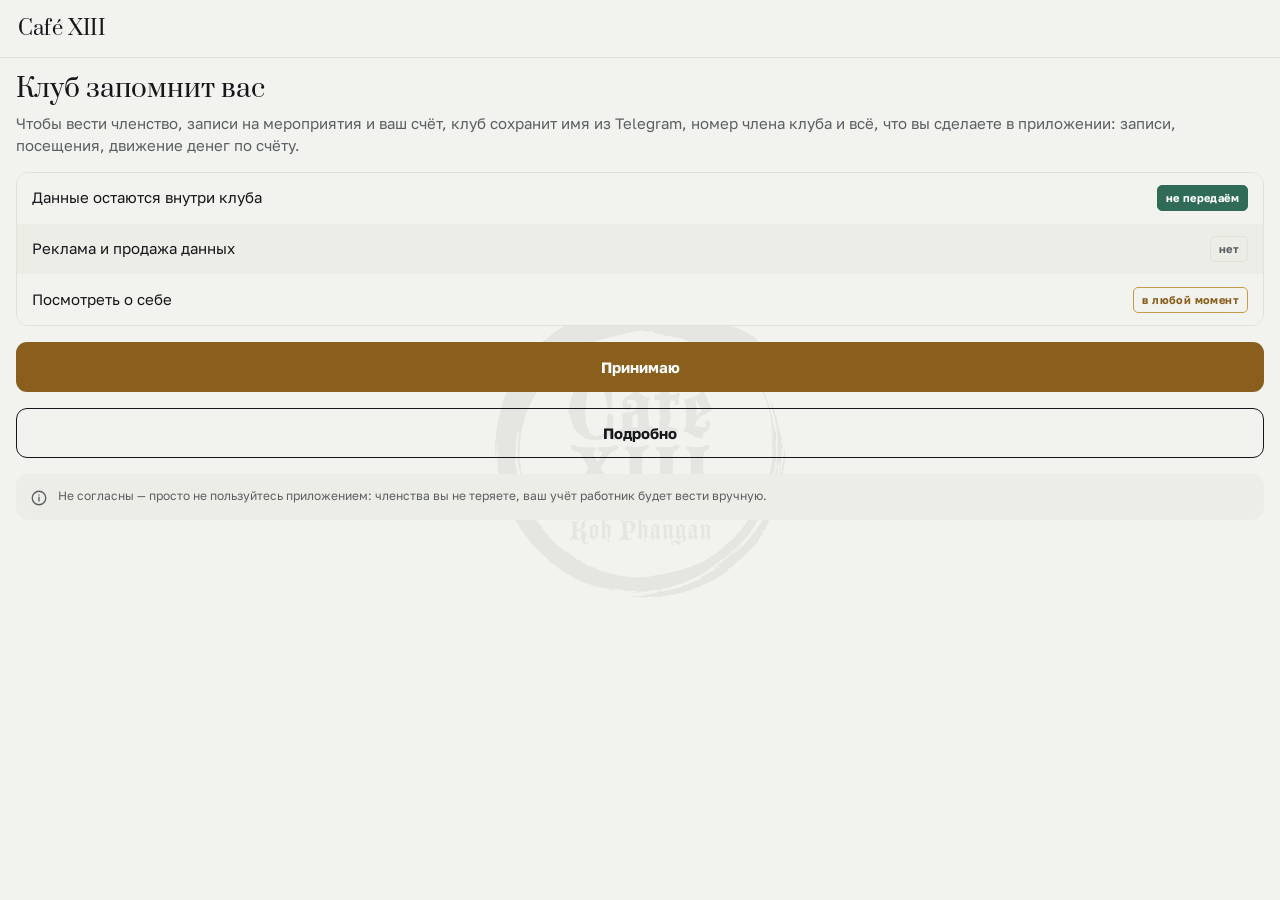
<file: index.html>
<!doctype html>
<html lang="ru">
<head>
<meta charset="utf-8">
<meta name="viewport" content="width=device-width, initial-scale=1, viewport-fit=cover">
<title>Café XIII — клуб</title>
<script src="https://telegram.org/js/telegram-web-app.js"></script>
<link rel="stylesheet" href="https://fonts.googleapis.com/css2?family=Prata&family=Golos+Text:wght@400;500;600;700&display=swap">
<link rel="stylesheet" href="styles.css?v=244">
</head>
<body>

<header class="bar" id="bar">
  <button type="button" class="icon-btn" id="back" hidden aria-label="Назад">
    <svg viewBox="0 0 24 24" aria-hidden="true"><path d="M15 6l-6 6 6 6"/></svg>
  </button>
  <span class="wordmark" id="title">Café XIII</span>
  <span class="bar-right" id="bar-right"></span>
</header>

<!-- водяной знак оболочки (кадр E53): не едет при прокрутке, под всем, что рисует экран -->
<div class="mark" id="mark" aria-hidden="true"><img src="img/watermark.png" alt=""></div>

<main id="view"></main>

<nav class="tabs" id="tabs"></nav>

<script src="vendor/qrcode-1.4.4.js"></script>
<!-- Клиент — обычные <script> в порядке загрузки (Cafe13KPG#806, вариант (г)): общая область, без модулей.
     ПОРЯДОК ВАЖЕН: код, исполняемый при загрузке, видит только уже загруженные файлы; запуск — последним. -->
<script src="js/00-slova.js?v=244"></script>
<script src="js/01-osnova.js?v=244"></script>
<script src="js/02-chlenstvo.js?v=244"></script>
<script src="js/03-propusk.js?v=244"></script>
<script src="js/04-bar.js?v=244"></script>
<script src="js/05-kassa.js?v=244"></script>
<script src="js/06-lyudi.js?v=244"></script>
<script src="js/07-mastera.js?v=244"></script>
<script src="js/08-kartochki.js?v=244"></script>
<script src="js/09-afisha.js?v=244"></script>
<script src="js/10-utility.js?v=244"></script>
<script src="js/11-ekrany-klub.js?v=244"></script>
<script src="js/12-ekrany-afisha.js?v=244"></script>
<script src="js/13-ekrany-kassa.js?v=244"></script>
<script src="js/14-ekrany-meropriyatiya.js?v=244"></script>
<script src="js/15-ekrany-partner-soglasie.js?v=244"></script>
<script src="js/16-ekrany-bar.js?v=244"></script>
<script src="js/17-ekrany-upravlenie.js?v=244"></script>
<script src="js/18-ekrany-mastera.js?v=244"></script>
<script src="js/19-ekrany-lyudi.js?v=244"></script>
<script src="js/20-ekrany-sluzhebnye.js?v=244"></script>
<script src="js/21-navigaciya.js?v=244"></script>
<script src="js/22-ekrany-chay.js?v=244"></script>
<script src="js/23-kalendar.js?v=244"></script>
<script src="js/22-zapusk.js?v=244"></script>
</body>
</html>
</file>
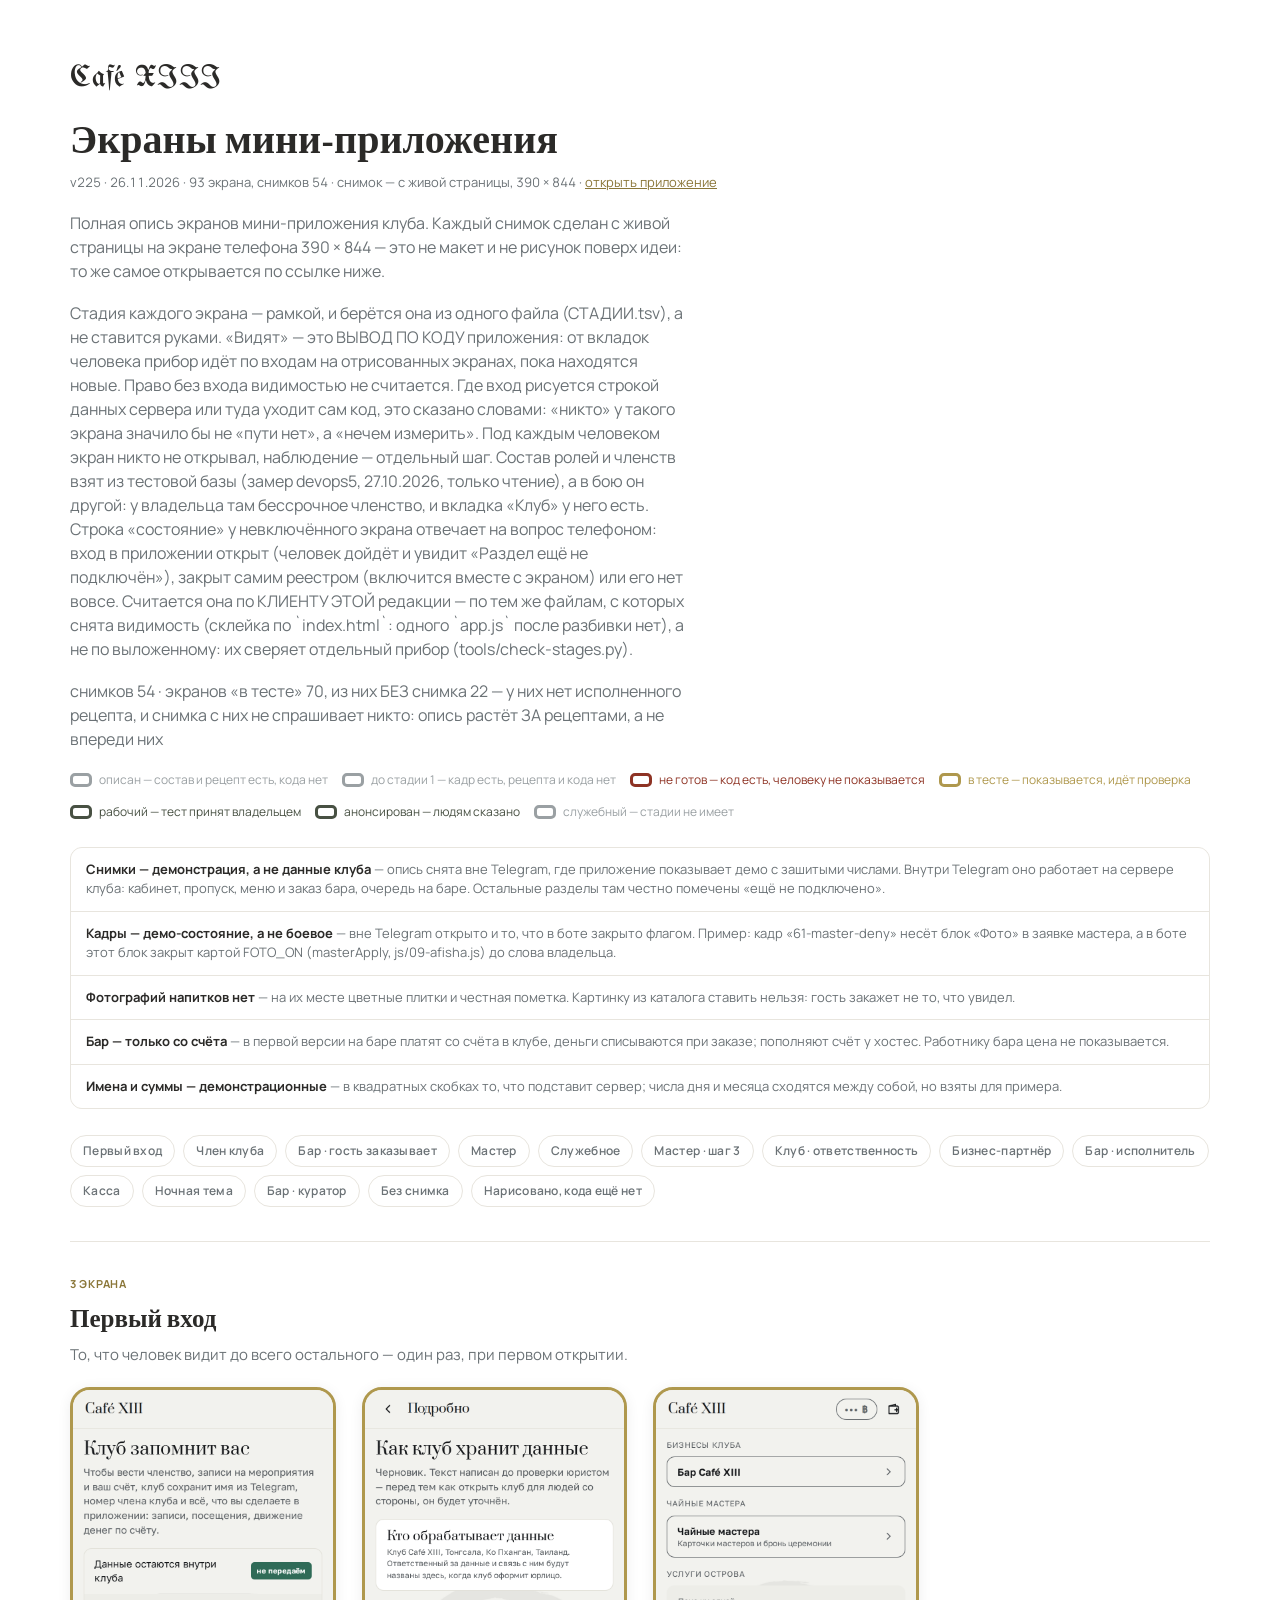
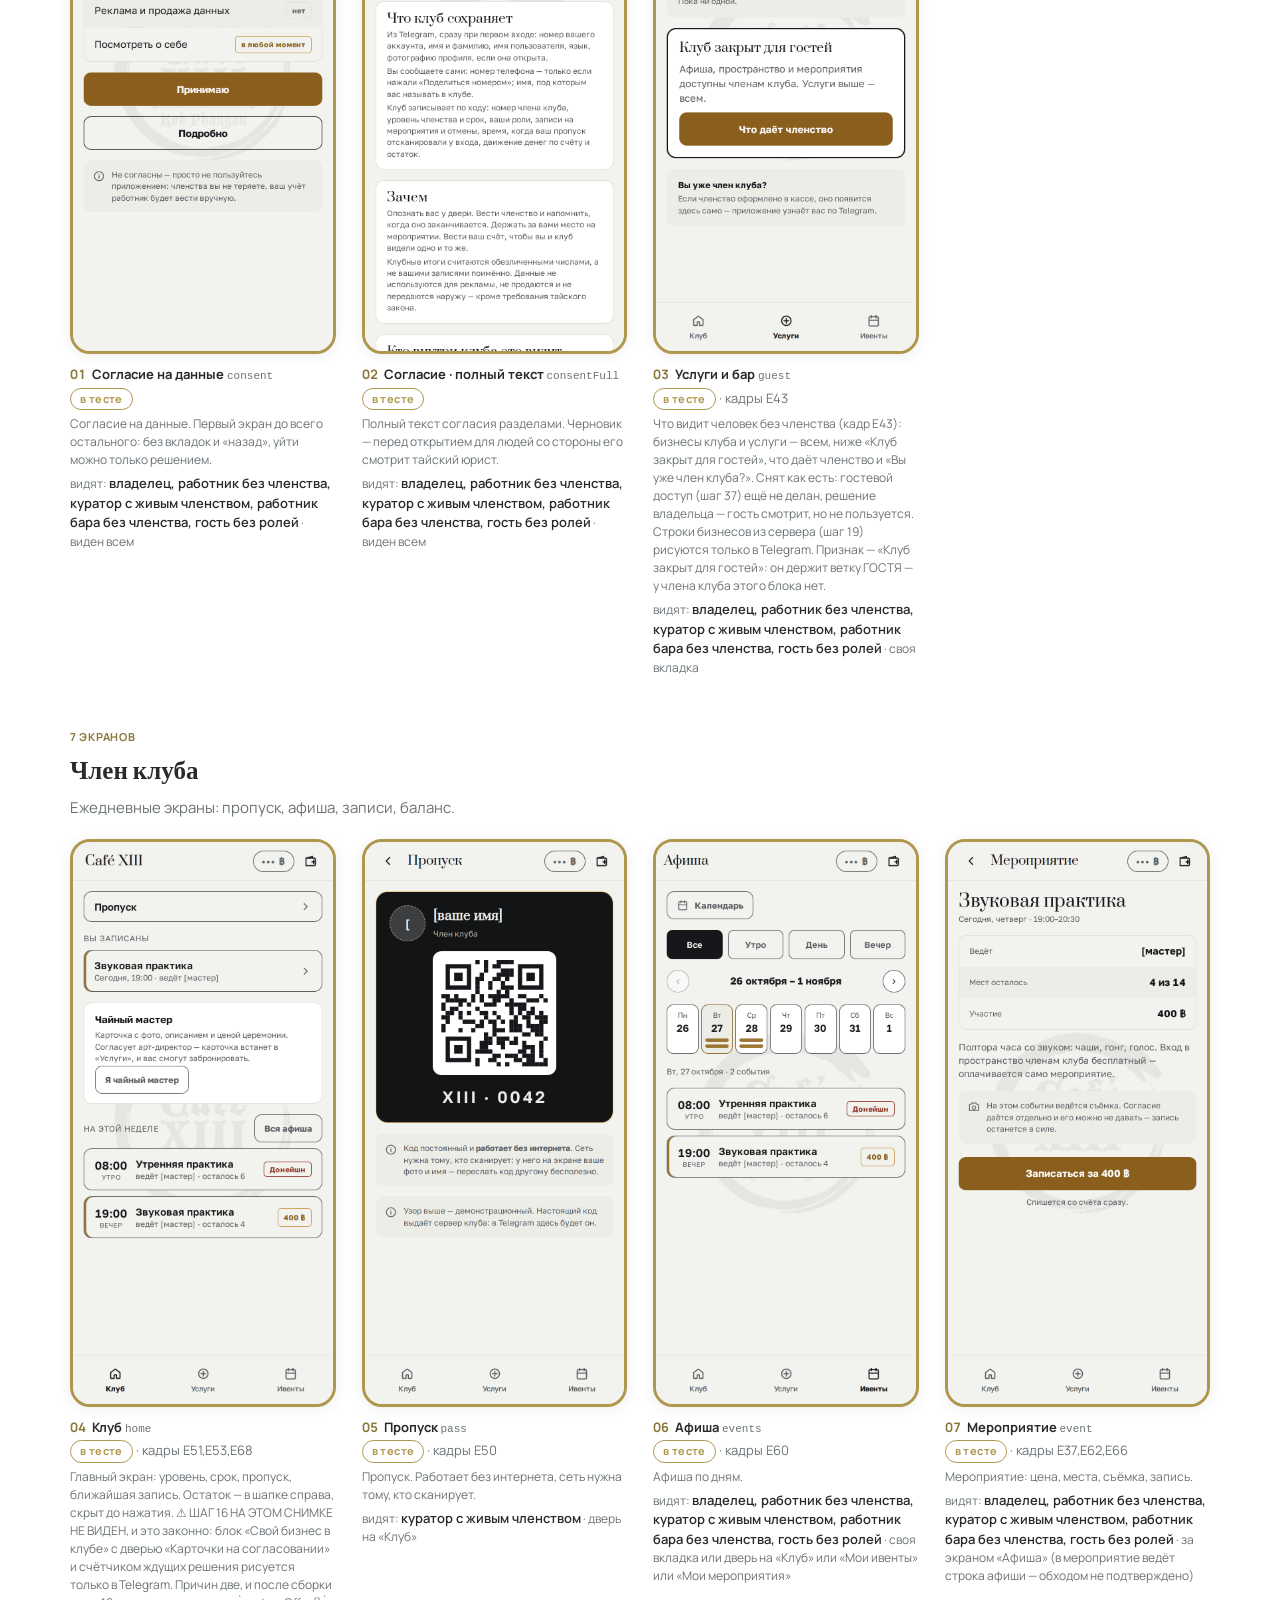
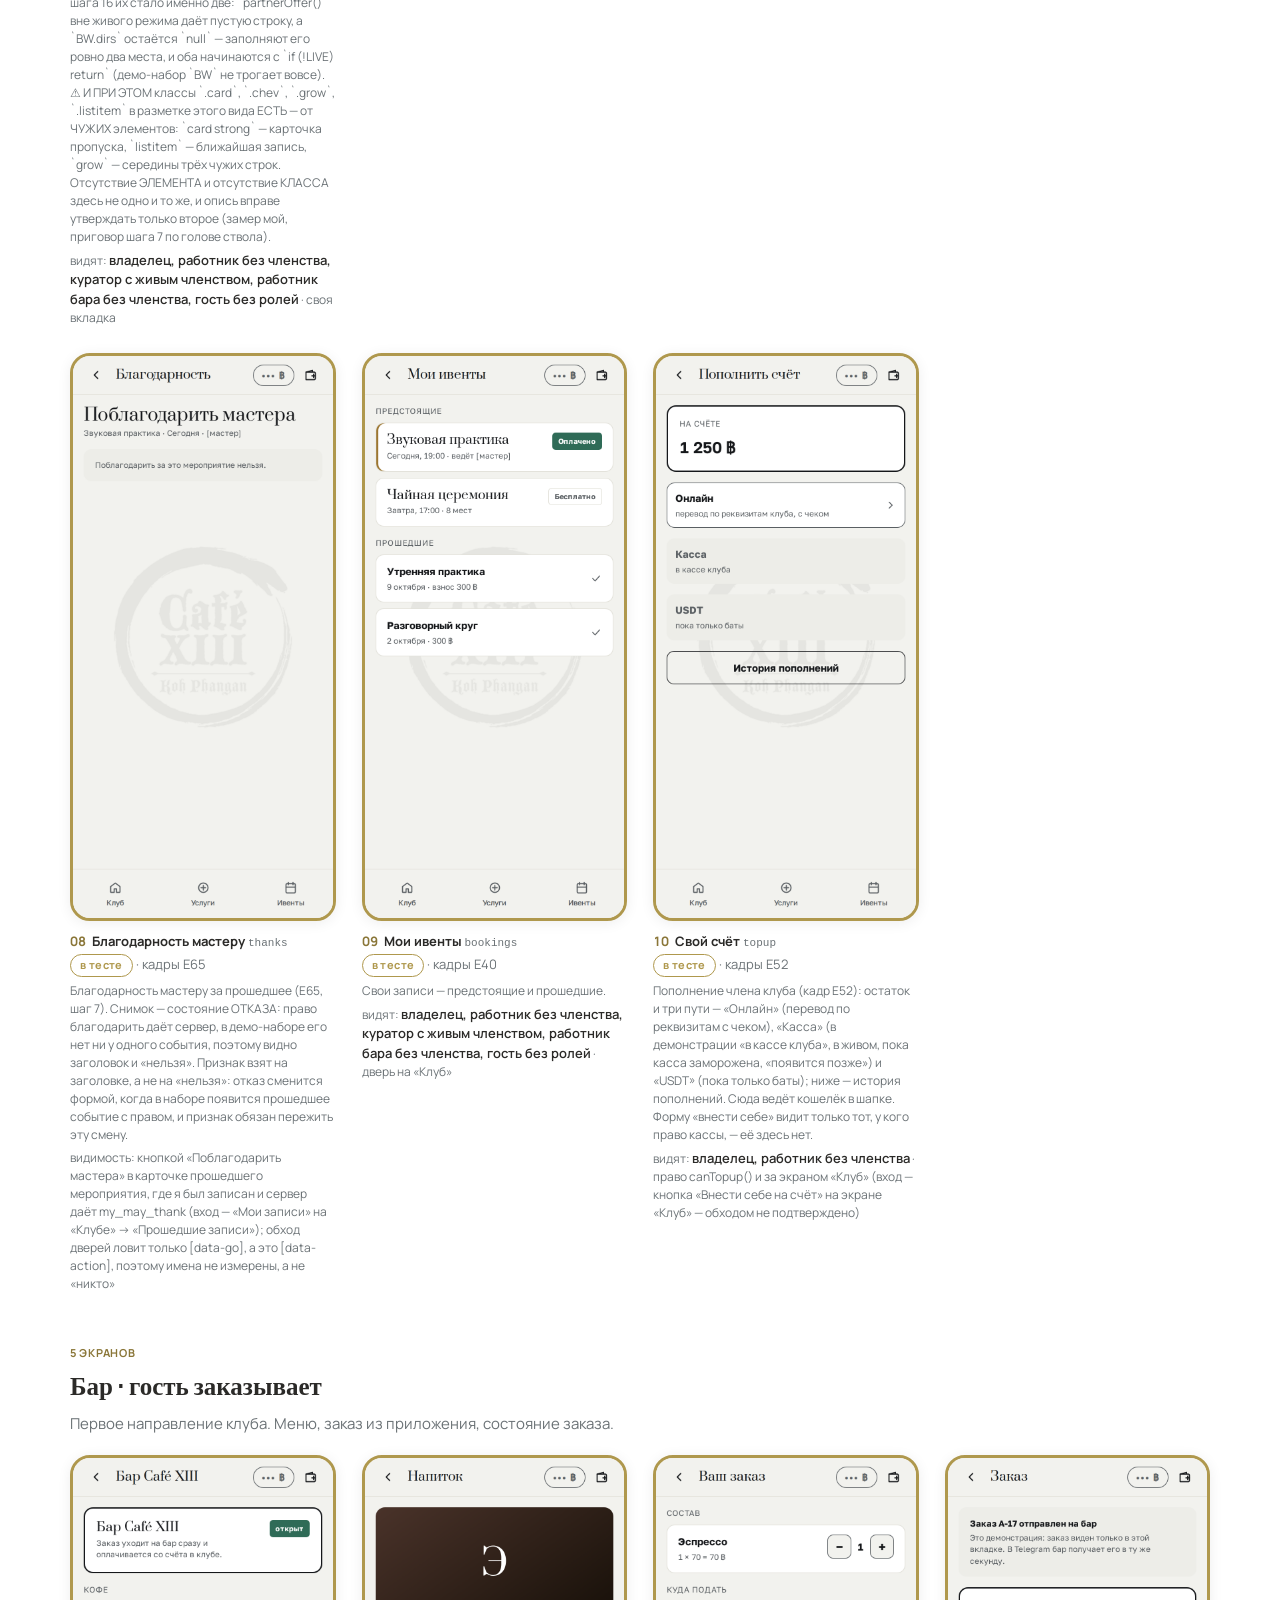
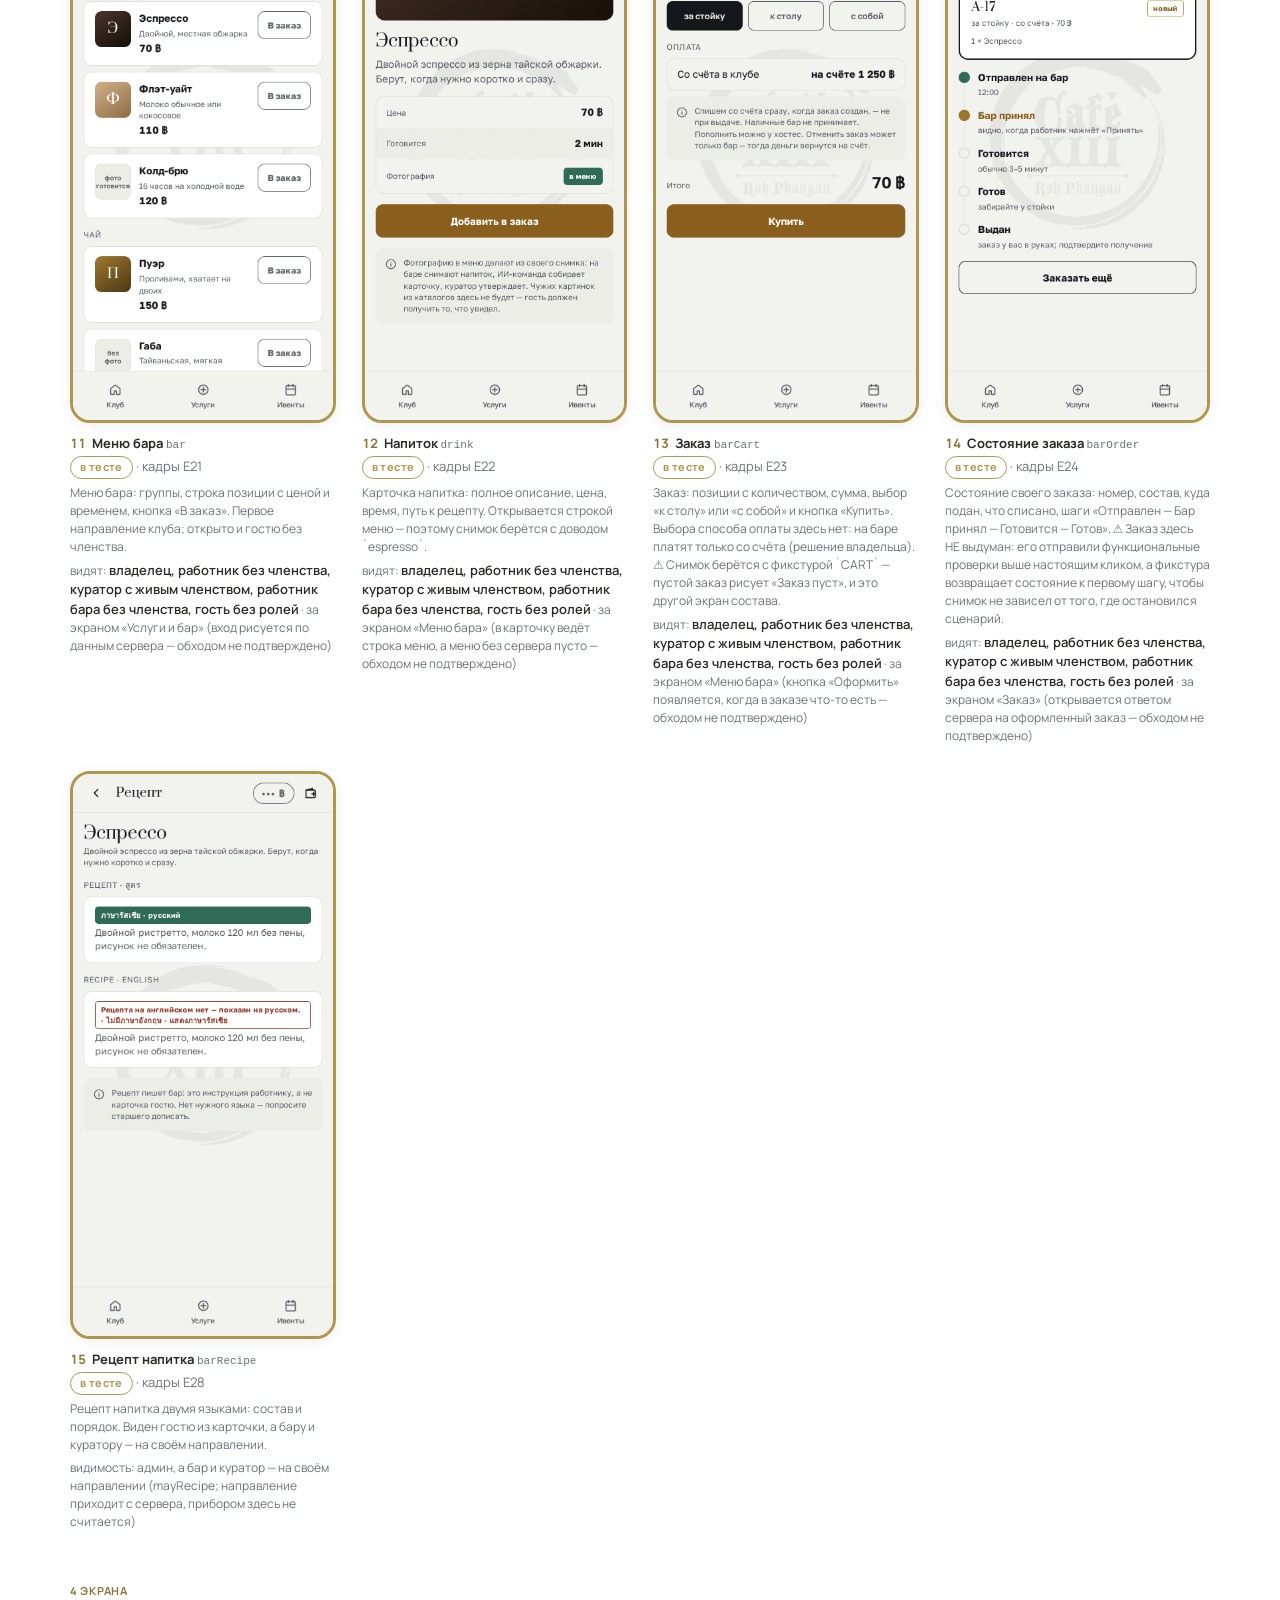
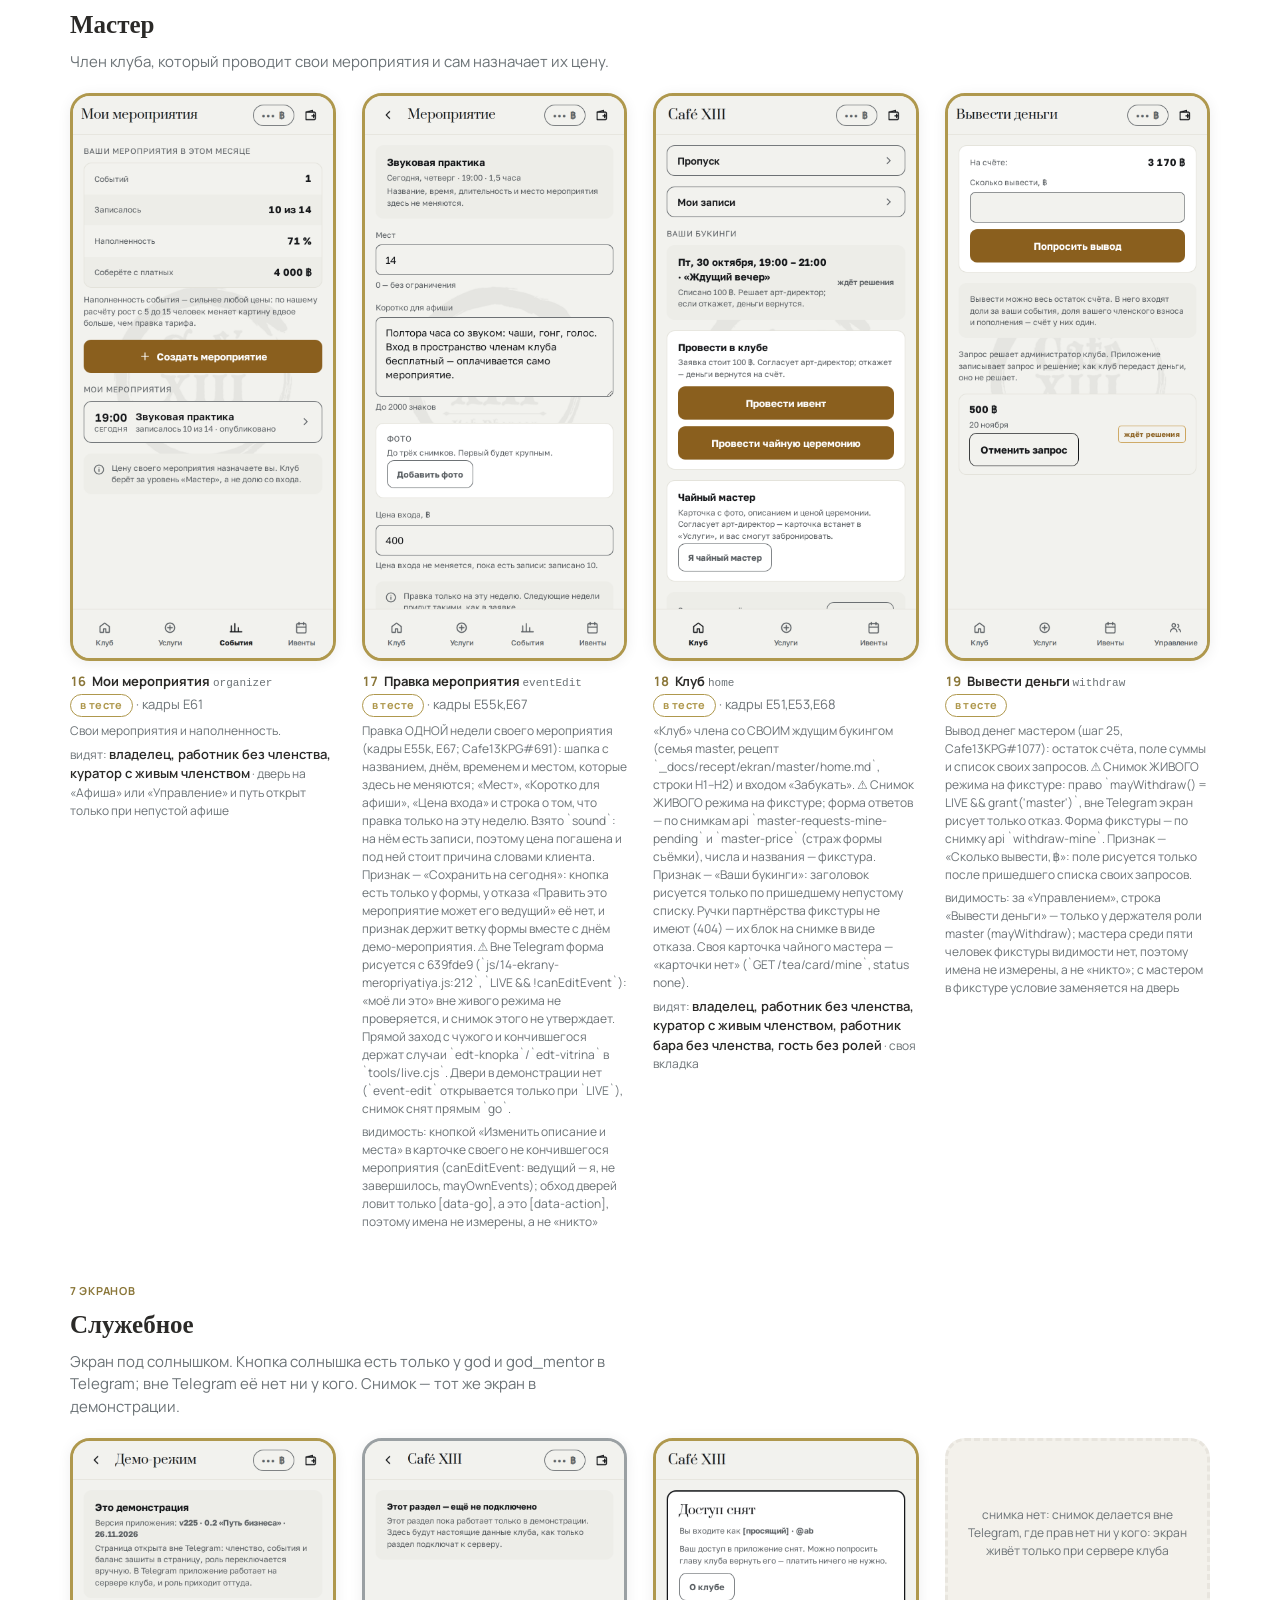
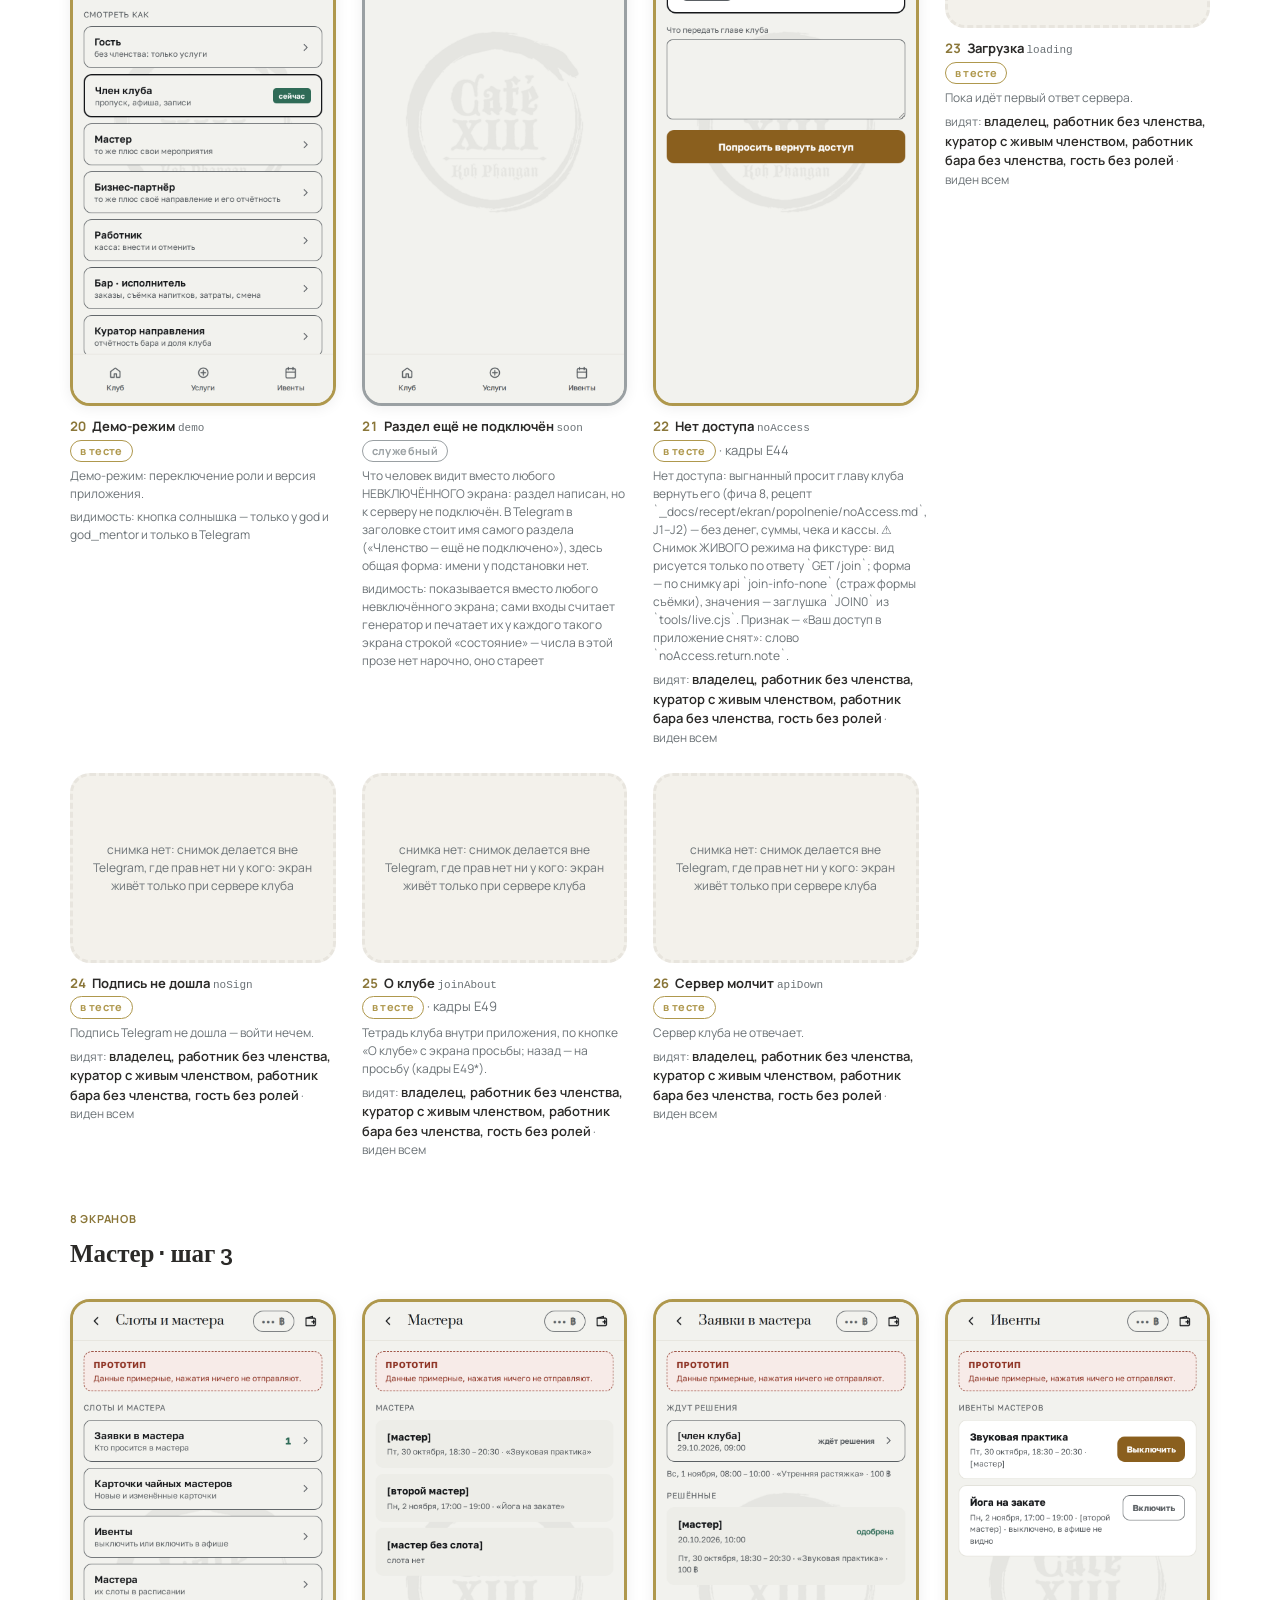
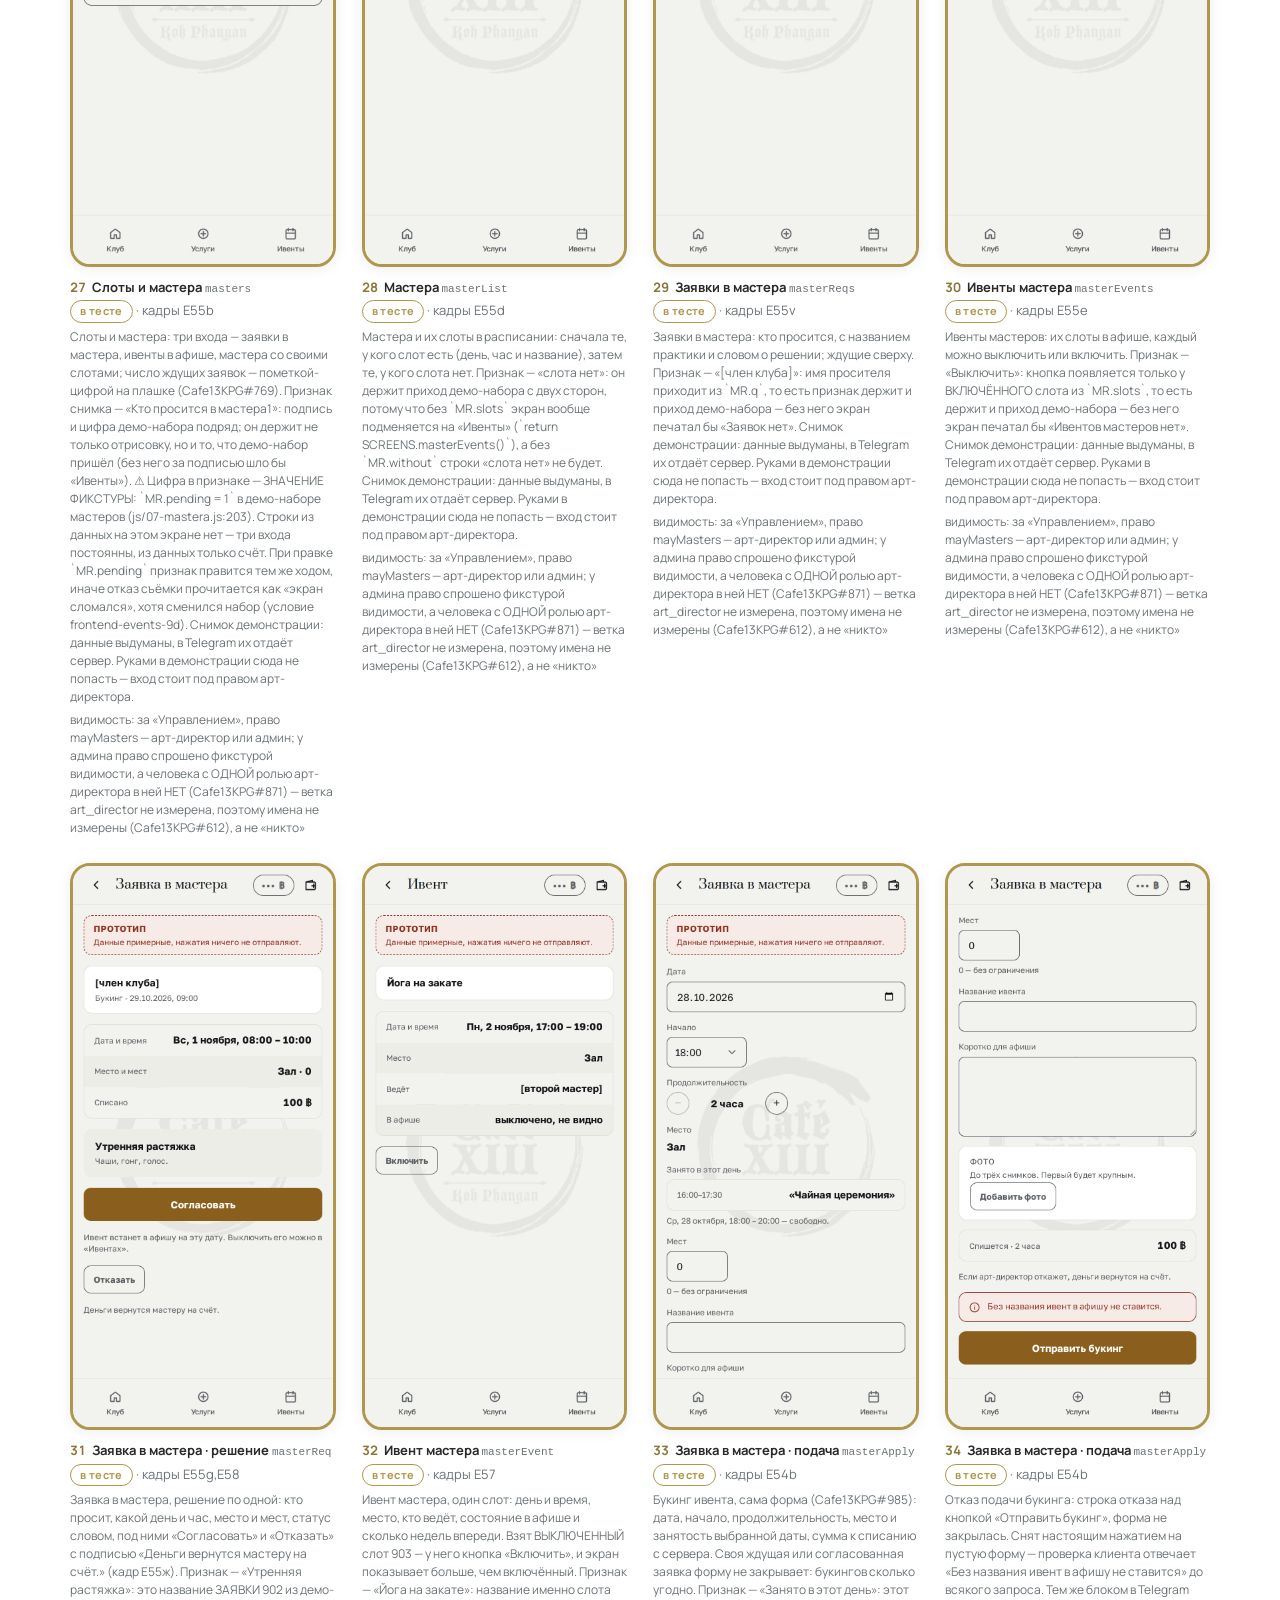
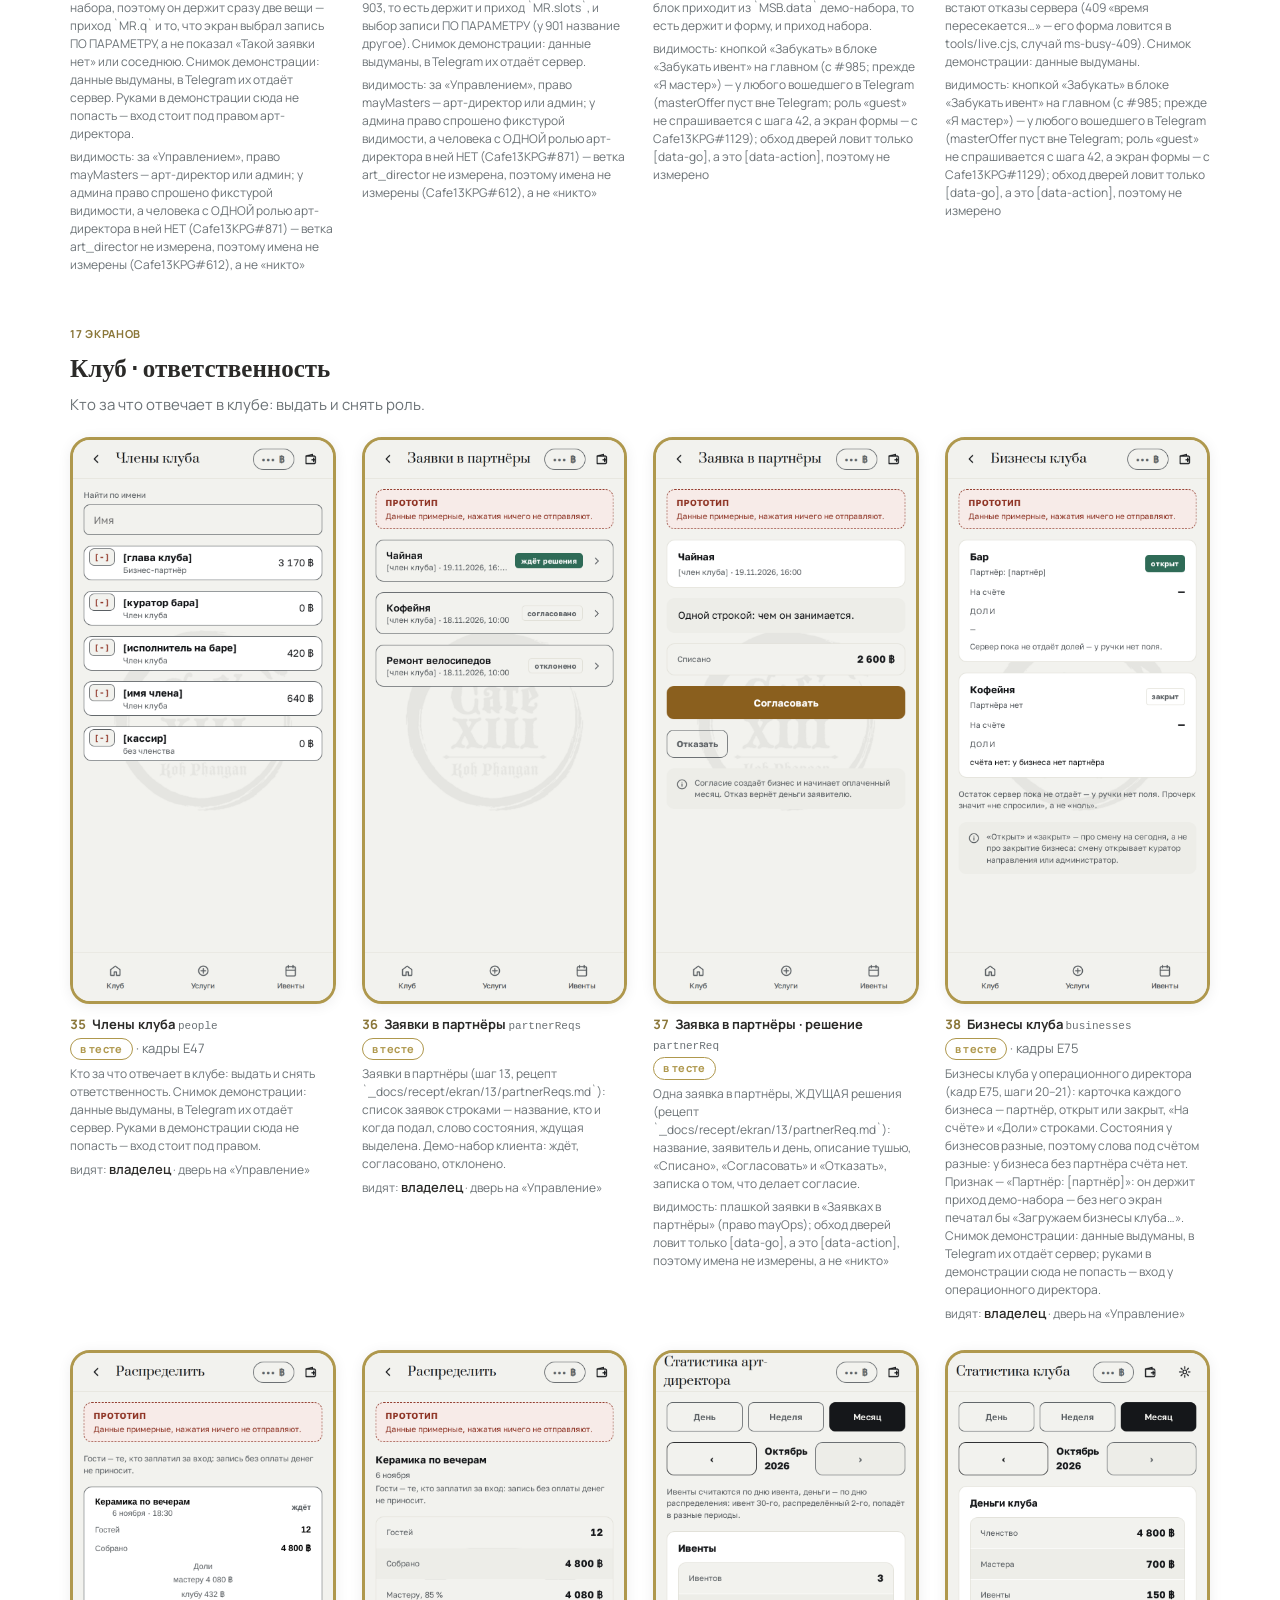
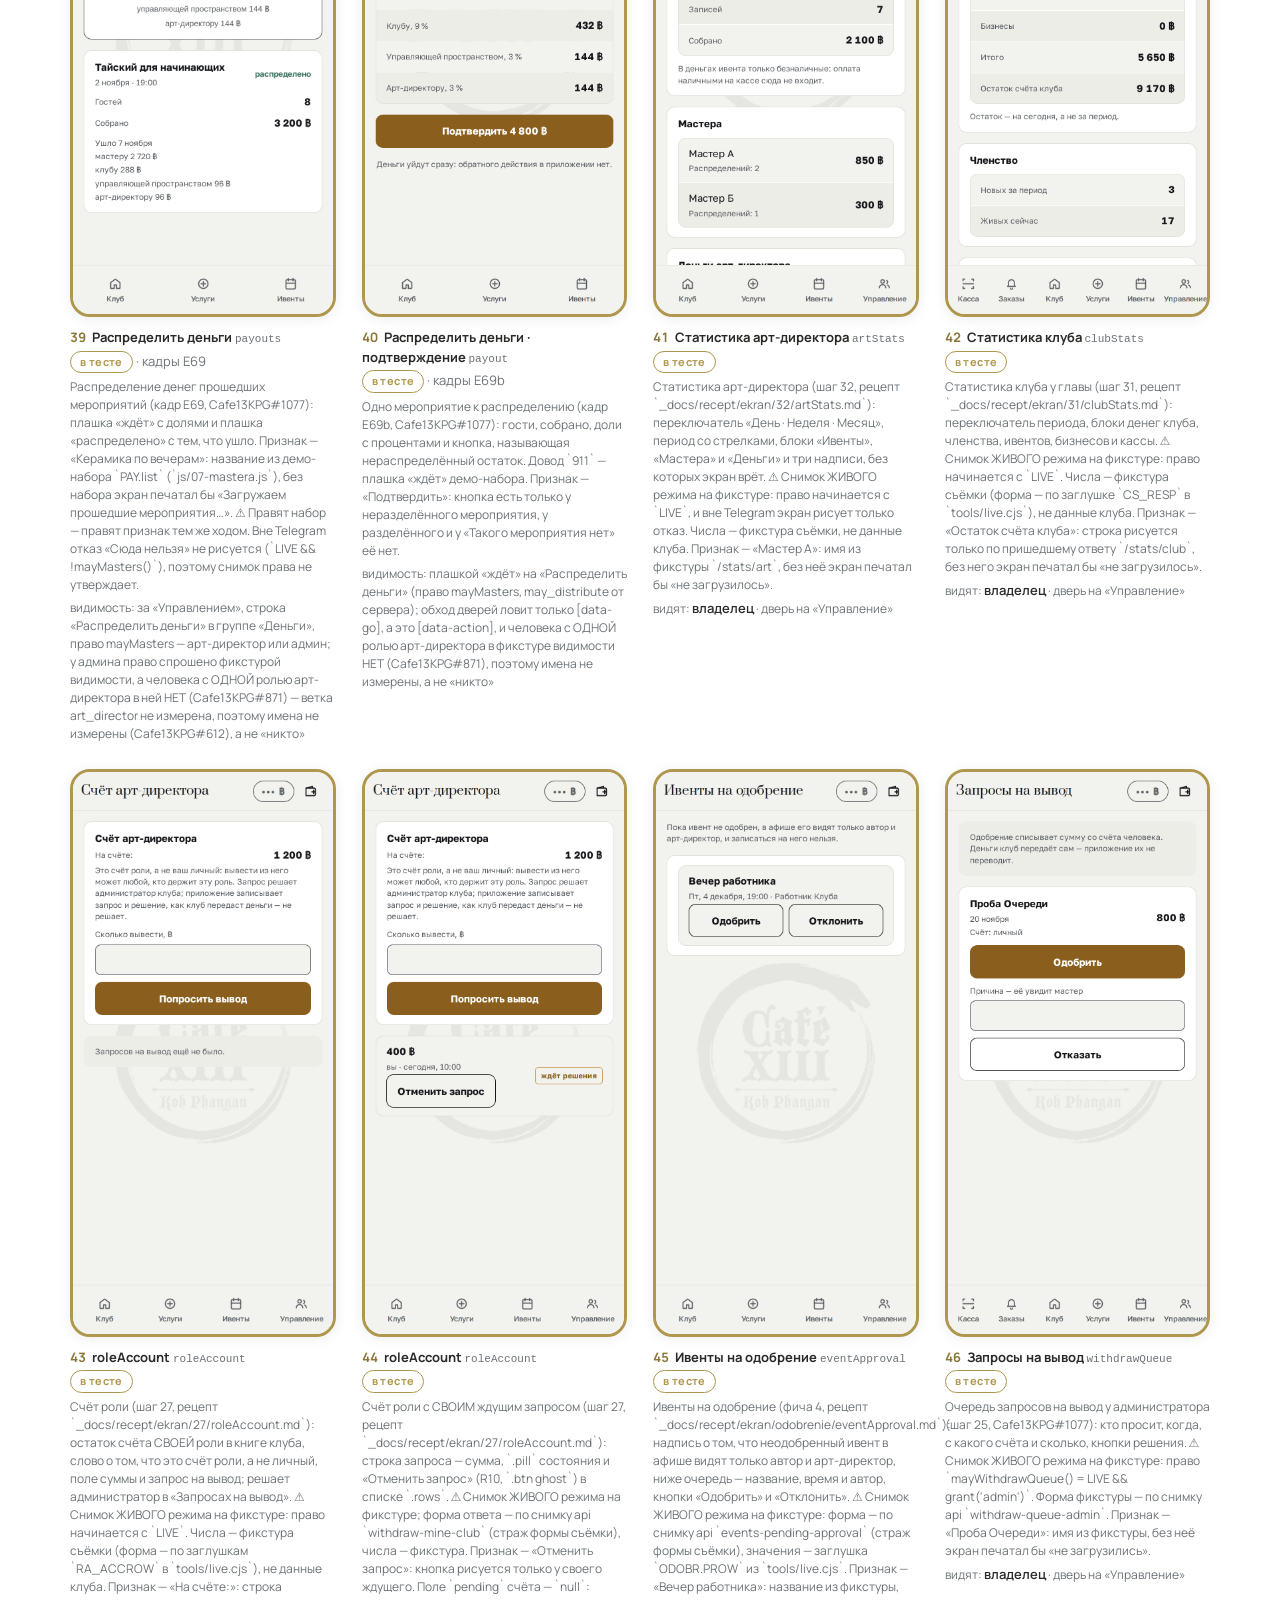
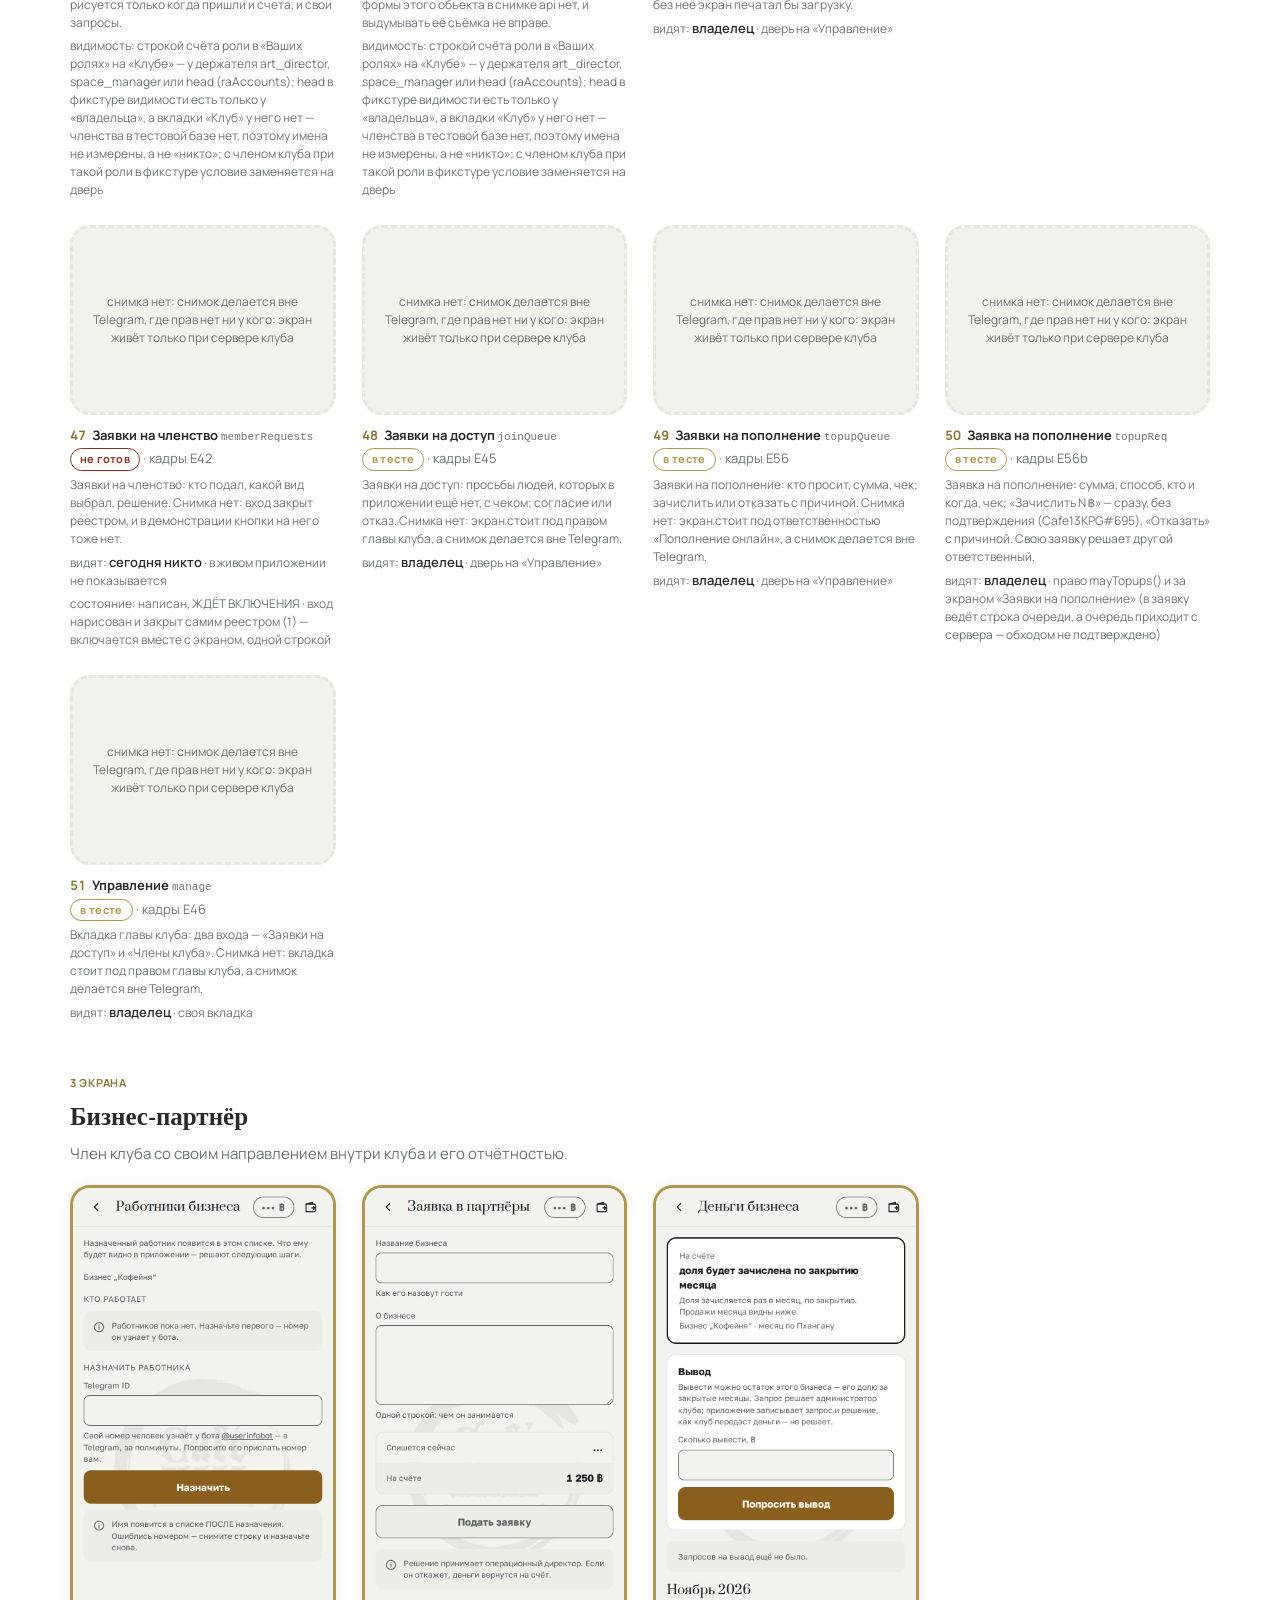
<file: screens.html>
<!doctype html><html lang="ru"><head><meta charset="utf-8"><meta name="viewport" content="width=device-width, initial-scale=1"><title>Экраны Café XIII</title><link rel="stylesheet" href="https://fonts.googleapis.com/css2?family=Zilla+Slab:wght@500;600;700&family=Manrope:wght@400;500;600;700&family=UnifrakturMaguntia&display=swap"><style>
:root {
  color-scheme: light;
  --ink:#2B2A28; --paper:#FFFFFF; --surface:#F3F1EB; --line:#E8E5DE;
  --muted:#6B7276; --gold:#AF984D; --gold-ink:#8A7638; --sage:#485143;
}
@media (prefers-color-scheme: dark) {
  :root {
    color-scheme: dark;
    --ink:#F5F0E6; --paper:#190F26; --surface:#241634; --line:#3A2650;
    --muted:#B4A6C4; --gold:#E0A040; --gold-ink:#E8B85E; --sage:#7FA08C;
  }
}
* { box-sizing: border-box; }
body {
  margin:0; background:var(--paper); color:var(--ink);
  font-family:Manrope,system-ui,-apple-system,sans-serif; font-size:15px; line-height:1.5;
  -webkit-font-smoothing:antialiased;
}
.wrap { max-width:1180px; margin:0 auto; padding:0 20px 80px; }
header { padding:56px 0 34px; border-bottom:1px solid var(--line); margin-bottom:34px; }
.wordmark { font-family:UnifrakturMaguntia,Georgia,serif; font-size:30px; letter-spacing:.5px; }
h1 { font-family:'Zilla Slab',Georgia,serif; font-size:40px; font-weight:600; line-height:1.1; margin:16px 0 0; text-wrap:balance; }
h2 { font-family:'Zilla Slab',Georgia,serif; font-size:25px; font-weight:600; margin:0; }
p { margin:0; color:var(--muted); max-width:62ch; }
.meta { margin-top:12px; font-size:13px; color:var(--muted); font-variant-numeric:tabular-nums; }
.meta a { color:var(--gold-ink); }
.lead { margin-top:18px; font-size:16px; }
.absent { margin-top:26px; display:grid; gap:1px; background:var(--line); border:1px solid var(--line); border-radius:12px; overflow:hidden; }
.absent div { background:var(--paper); padding:12px 15px; font-size:13px; }
.absent b { color:var(--ink); }
.absent span { color:var(--muted); }
nav { display:flex; flex-wrap:wrap; gap:8px; margin-top:26px; }
nav a {
  font-size:12px; font-weight:600; letter-spacing:.3px; text-decoration:none;
  color:var(--muted); border:1px solid var(--line); border-radius:999px; padding:6px 12px;
}
nav a:hover { color:var(--ink); border-color:var(--ink); }
section { margin-bottom:52px; scroll-margin-top:20px; }
.head { display:flex; flex-direction:column; gap:7px; margin-bottom:20px; }
.count { font-size:11px; letter-spacing:.7px; text-transform:uppercase; color:var(--gold-ink); font-weight:700; }
.grid { display:grid; grid-template-columns:repeat(auto-fill,minmax(216px,1fr)); gap:26px; }
figure { margin:0; display:flex; flex-direction:column; gap:11px; }
.shot {
  border:1px solid var(--line); border-radius:20px; overflow:hidden;
  background:var(--surface); box-shadow:0 2px 14px rgba(0,0,0,.07);
}
.shot img { display:block; width:100%; height:auto; }
figcaption { font-size:13px; color:var(--muted); }
.shot { border-width:3px; }                      /* рамка стадии — цвет ставит СТАДИИ.tsv */
.nosh {
  border:3px dashed var(--line); border-radius:20px; background:var(--surface);
  min-height:190px; display:flex; align-items:center; justify-content:center;
  padding:18px; text-align:center; font-size:12px; color:var(--muted);
}
.stage { display:inline-block; font-size:11px; font-weight:700; letter-spacing:.4px;
         border-radius:999px; padding:2px 9px; border:1px solid currentColor; }
.who { display:block; margin-top:5px; font-size:12px; }
.who b { display:inline; font-weight:600; color:var(--ink); }
.legend { display:flex; flex-wrap:wrap; gap:14px; margin-top:20px; font-size:12px; color:var(--muted); }
.legend span { display:flex; align-items:center; gap:7px; }
.legend i { width:22px; height:14px; border:3px solid currentColor; border-radius:5px; }
figcaption b { display:block; color:var(--ink); font-size:13px; font-weight:700; margin-bottom:3px; }
figcaption b span { color:var(--gold-ink); font-variant-numeric:tabular-nums; }
figcaption b em { font-style:normal; font-weight:500; color:var(--muted); font-family:ui-monospace,SFMono-Regular,Menlo,monospace; font-size:11px; }
footer { border-top:1px solid var(--line); padding-top:22px; font-size:13px; color:var(--muted); }
footer code { font-family:ui-monospace,SFMono-Regular,Menlo,monospace; font-size:12px; color:var(--ink); }
</style></head><body>
<div class="wrap"><header>
<div class="wordmark">Caf&eacute; XIII</div>
<h1>Экраны мини-приложения</h1>
<div class="meta">v225 · 26.11.2026 &middot; 93 экрана, снимков 54 &middot; снимок — с живой страницы, 390&nbsp;&times;&nbsp;844 &middot; <a href="https://anatoly9837-lab.github.io/cafe13-miniapp/">открыть приложение</a></div>
<p class="lead">Полная опись экранов мини-приложения клуба. Каждый снимок сделан с живой страницы на экране телефона 390 × 844 — это не макет и не рисунок поверх идеи: то же самое открывается по ссылке ниже.</p>
<p class="lead">Стадия каждого экрана — рамкой, и берётся она из одного файла (СТАДИИ.tsv), а не ставится руками. «Видят» — это ВЫВОД ПО КОДУ приложения: от вкладок человека прибор идёт по входам на отрисованных экранах, пока находятся новые. Право без входа видимостью не считается. Где вход рисуется строкой данных сервера или туда уходит сам код, это сказано словами: «никто» у такого экрана значило бы не «пути нет», а «нечем измерить». Под каждым человеком экран никто не открывал, наблюдение — отдельный шаг. Состав ролей и членств взят из тестовой базы (замер devops5, 27.10.2026, только чтение), а в бою он другой: у владельца там бессрочное членство, и вкладка «Клуб» у него есть. Строка «состояние» у невключённого экрана отвечает на вопрос телефоном: вход в приложении открыт (человек дойдёт и увидит «Раздел ещё не подключён»), закрыт самим реестром (включится вместе с экраном) или его нет вовсе. Считается она по КЛИЕНТУ ЭТОЙ редакции — по тем же файлам, с которых снята видимость (склейка по `index.html`: одного `app.js` после разбивки нет), а не по выложенному: их сверяет отдельный прибор (tools/check-stages.py).</p>
<p class="lead">снимков 54 &middot; экранов «в тесте» 70, из них БЕЗ снимка 22 — у них нет исполненного рецепта, и снимка с них не спрашивает никто: опись растёт ЗА рецептами, а не впереди них</p>
<div class="legend">
<span style="color:#9AA0A3"><i></i>описан — состав и рецепт есть, кода нет</span>
<span style="color:#9AA0A3"><i></i>до стадии 1 — кадр есть, рецепта и кода нет</span>
<span style="color:#8E3324"><i></i>не готов — код есть, человеку не показывается</span>
<span style="color:#AF984D"><i></i>в тесте — показывается, идёт проверка</span>
<span style="color:#485143"><i></i>рабочий — тест принят владельцем</span>
<span style="color:#485143"><i></i>анонсирован — людям сказано</span>
<span style="color:#9AA0A3"><i></i>служебный — стадии не имеет</span>
</div>
<div class="absent">
<div><b>Снимки — демонстрация, а не данные клуба</b> <span>&mdash; опись снята вне Telegram, где приложение показывает демо с зашитыми числами. Внутри Telegram оно работает на сервере клуба: кабинет, пропуск, меню и заказ бара, очередь на баре. Остальные разделы там честно помечены «ещё не подключено».</span></div>
<div><b>Кадры — демо-состояние, а не боевое</b> <span>&mdash; вне Telegram открыто и то, что в боте закрыто флагом. Пример: кадр «61-master-deny» несёт блок «Фото» в заявке мастера, а в боте этот блок закрыт картой FOTO_ON (masterApply, js/09-afisha.js) до слова владельца.</span></div>
<div><b>Фотографий напитков нет</b> <span>&mdash; на их месте цветные плитки и честная пометка. Картинку из каталога ставить нельзя: гость закажет не то, что увидел.</span></div>
<div><b>Бар — только со счёта</b> <span>&mdash; в первой версии на баре платят со счёта в клубе, деньги списываются при заказе; пополняют счёт у хостес. Работнику бара цена не показывается.</span></div>
<div><b>Имена и суммы — демонстрационные</b> <span>&mdash; в квадратных скобках то, что подставит сервер; числа дня и месяца сходятся между собой, но взяты для примера.</span></div>
</div><nav>
<a href="#g0">Первый вход</a>
<a href="#g1">Член клуба</a>
<a href="#g2">Бар · гость заказывает</a>
<a href="#g3">Мастер</a>
<a href="#g4">Служебное</a>
<a href="#g5">Мастер · шаг 3</a>
<a href="#g6">Клуб · ответственность</a>
<a href="#g7">Бизнес-партнёр</a>
<a href="#g8">Бар · исполнитель</a>
<a href="#g9">Касса</a>
<a href="#g10">Ночная тема</a>
<a href="#g11">Бар · куратор</a>
<a href="#g12">Без снимка</a>
<a href="#g13">Нарисовано, кода ещё нет</a>
</nav></header>
<section id="g0"><div class="head">
<span class="count">3 экрана</span>
<h2>Первый вход</h2>
<p>То, что человек видит до всего остального — один раз, при первом открытии.</p></div><div class="grid">
<figure><div class="shot" style="border-color:#AF984D"><img loading="lazy" src="screens/01-consent.png" alt="Согласие на данные. Первый экран до всего остального: без вкладок и «назад», уйт" width="780" height="1688"></div>
<figcaption><b><span>01</span> &nbsp;Согласие на данные <em>consent</em></b><span class="stage" style="color:#AF984D">в тесте</span><span class="who">Согласие на данные. Первый экран до всего остального: без вкладок и «назад», уйти можно только решением.</span><span class="who">видят: <b>владелец, работник без членства, куратор с живым членством, работник бара без членства, гость без ролей</b> &middot; виден всем</span></figcaption></figure>
<figure><div class="shot" style="border-color:#AF984D"><img loading="lazy" src="screens/02-consent-full.png" alt="Полный текст согласия разделами. Черновик — перед открытием для людей со стороны" width="780" height="1688"></div>
<figcaption><b><span>02</span> &nbsp;Согласие · полный текст <em>consentFull</em></b><span class="stage" style="color:#AF984D">в тесте</span><span class="who">Полный текст согласия разделами. Черновик — перед открытием для людей со стороны его смотрит тайский юрист.</span><span class="who">видят: <b>владелец, работник без членства, куратор с живым членством, работник бара без членства, гость без ролей</b> &middot; виден всем</span></figcaption></figure>
<figure><div class="shot" style="border-color:#AF984D"><img loading="lazy" src="screens/58-guest.png" alt="Что видит человек без членства (кадр E43): бизнесы клуба и услуги — всем, ниже «" width="780" height="1688"></div>
<figcaption><b><span>03</span> &nbsp;Услуги и бар <em>guest</em></b><span class="stage" style="color:#AF984D">в тесте</span> &middot; кадры E43<span class="who">Что видит человек без членства (кадр E43): бизнесы клуба и услуги — всем, ниже «Клуб закрыт для гостей», что даёт членство и «Вы уже член клуба?». Снят как есть: гостевой доступ (шаг 37) ещё не делан, решение владельца — гость смотрит, но не пользуется. Строки бизнесов из сервера (шаг 19) рисуются только в Telegram. Признак — «Клуб закрыт для гостей»: он держит ветку ГОСТЯ — у члена клуба этого блока нет.</span><span class="who">видят: <b>владелец, работник без членства, куратор с живым членством, работник бара без членства, гость без ролей</b> &middot; своя вкладка</span></figcaption></figure>
</div></section>
<section id="g1"><div class="head">
<span class="count">7 экранов</span>
<h2>Член клуба</h2>
<p>Ежедневные экраны: пропуск, афиша, записи, баланс.</p></div><div class="grid">
<figure><div class="shot" style="border-color:#AF984D"><img loading="lazy" src="screens/04-home.png" alt="Главный экран: уровень, срок, пропуск, ближайшая запись. Остаток — в шапке справ" width="780" height="1688"></div>
<figcaption><b><span>04</span> &nbsp;Клуб <em>home</em></b><span class="stage" style="color:#AF984D">в тесте</span> &middot; кадры E51,E53,E68<span class="who">Главный экран: уровень, срок, пропуск, ближайшая запись. Остаток — в шапке справа, скрыт до нажатия. ⚠ ШАГ 16 НА ЭТОМ СНИМКЕ НЕ ВИДЕН, и это законно: блок «Свой бизнес в клубе» с дверью «Карточки на согласовании» и счётчиком ждущих решения рисуется только в Telegram. Причин две, и после сборки шага 16 их стало именно две: `partnerOffer()` вне живого режима даёт пустую строку, а `BW.dirs` остаётся `null` — заполняют его ровно два места, и оба начинаются с `if (!LIVE) return` (демо-набор `BW` не трогает вовсе). ⚠ И ПРИ ЭТОМ классы `.card`, `.chev`, `.grow`, `.listitem` в разметке этого вида ЕСТЬ — от ЧУЖИХ элементов: `card strong` — карточка пропуска, `listitem` — ближайшая запись, `grow` — середины трёх чужих строк. Отсутствие ЭЛЕМЕНТА и отсутствие КЛАССА здесь не одно и то же, и опись вправе утверждать только второе (замер мой, приговор шага 7 по голове ствола).</span><span class="who">видят: <b>владелец, работник без членства, куратор с живым членством, работник бара без членства, гость без ролей</b> &middot; своя вкладка</span></figcaption></figure>
<figure><div class="shot" style="border-color:#AF984D"><img loading="lazy" src="screens/05-pass.png" alt="Пропуск. Работает без интернета, сеть нужна тому, кто сканирует." width="780" height="1688"></div>
<figcaption><b><span>05</span> &nbsp;Пропуск <em>pass</em></b><span class="stage" style="color:#AF984D">в тесте</span> &middot; кадры E50<span class="who">Пропуск. Работает без интернета, сеть нужна тому, кто сканирует.</span><span class="who">видят: <b>куратор с живым членством</b> &middot; дверь на «Клуб»</span></figcaption></figure>
<figure><div class="shot" style="border-color:#AF984D"><img loading="lazy" src="screens/07-events.png" alt="Афиша по дням." width="780" height="1688"></div>
<figcaption><b><span>06</span> &nbsp;Афиша <em>events</em></b><span class="stage" style="color:#AF984D">в тесте</span> &middot; кадры E60<span class="who">Афиша по дням.</span><span class="who">видят: <b>владелец, работник без членства, куратор с живым членством, работник бара без членства, гость без ролей</b> &middot; своя вкладка или дверь на «Клуб» или «Мои ивенты» или «Мои мероприятия»</span></figcaption></figure>
<figure><div class="shot" style="border-color:#AF984D"><img loading="lazy" src="screens/08-event.png" alt="Мероприятие: цена, места, съёмка, запись." width="780" height="1688"></div>
<figcaption><b><span>07</span> &nbsp;Мероприятие <em>event</em></b><span class="stage" style="color:#AF984D">в тесте</span> &middot; кадры E37,E62,E66<span class="who">Мероприятие: цена, места, съёмка, запись.</span><span class="who">видят: <b>владелец, работник без членства, куратор с живым членством, работник бара без членства, гость без ролей</b> &middot; за экраном «Афиша» (в мероприятие ведёт строка афиши — обходом не подтверждено)</span></figcaption></figure>
<figure><div class="shot" style="border-color:#AF984D"><img loading="lazy" src="screens/52-thanks.png" alt="Благодарность мастеру за прошедшее (E65, шаг 7). Снимок — состояние ОТКАЗА: прав" width="780" height="1688"></div>
<figcaption><b><span>08</span> &nbsp;Благодарность мастеру <em>thanks</em></b><span class="stage" style="color:#AF984D">в тесте</span> &middot; кадры E65<span class="who">Благодарность мастеру за прошедшее (E65, шаг 7). Снимок — состояние ОТКАЗА: право благодарить даёт сервер, в демо-наборе его нет ни у одного события, поэтому видно заголовок и «нельзя». Признак взят на заголовке, а не на «нельзя»: отказ сменится формой, когда в наборе появится прошедшее событие с правом, и признак обязан пережить эту смену.</span><span class="who">видимость: кнопкой «Поблагодарить мастера» в карточке прошедшего мероприятия, где я был записан и сервер даёт my_may_thank (вход — «Мои записи» на «Клубе» → «Прошедшие записи»); обход дверей ловит только [data-go], а это [data-action], поэтому имена не измерены, а не «никто»</span></figcaption></figure>
<figure><div class="shot" style="border-color:#AF984D"><img loading="lazy" src="screens/09-bookings.png" alt="Свои записи — предстоящие и прошедшие." width="780" height="1688"></div>
<figcaption><b><span>09</span> &nbsp;Мои ивенты <em>bookings</em></b><span class="stage" style="color:#AF984D">в тесте</span> &middot; кадры E40<span class="who">Свои записи — предстоящие и прошедшие.</span><span class="who">видят: <b>владелец, работник без членства, куратор с живым членством, работник бара без членства, гость без ролей</b> &middot; дверь на «Клуб»</span></figcaption></figure>
<figure><div class="shot" style="border-color:#AF984D"><img loading="lazy" src="screens/33-topup.png" alt="Пополнение члена клуба (кадр E52): остаток и три пути — «Онлайн» (перевод по рек" width="780" height="1688"></div>
<figcaption><b><span>10</span> &nbsp;Свой счёт <em>topup</em></b><span class="stage" style="color:#AF984D">в тесте</span> &middot; кадры E52<span class="who">Пополнение члена клуба (кадр E52): остаток и три пути — «Онлайн» (перевод по реквизитам с чеком), «Касса» (в демонстрации «в кассе клуба», в живом, пока касса заморожена, «появится позже») и «USDT» (пока только баты); ниже — история пополнений. Сюда ведёт кошелёк в шапке. Форму «внести себе» видит только тот, у кого право кассы, — её здесь нет.</span><span class="who">видят: <b>владелец, работник без членства</b> &middot; право canTopup() и за экраном «Клуб» (вход — кнопка «Внести себе на счёт» на экране «Клуб» — обходом не подтверждено)</span></figcaption></figure>
</div></section>
<section id="g2"><div class="head">
<span class="count">5 экранов</span>
<h2>Бар · гость заказывает</h2>
<p>Первое направление клуба. Меню, заказ из приложения, состояние заказа.</p></div><div class="grid">
<figure><div class="shot" style="border-color:#AF984D"><img loading="lazy" src="screens/21-bar.png" alt="Меню бара: группы, строка позиции с ценой и временем, кнопка «В заказ». Первое н" width="780" height="1688"></div>
<figcaption><b><span>11</span> &nbsp;Меню бара <em>bar</em></b><span class="stage" style="color:#AF984D">в тесте</span> &middot; кадры E21<span class="who">Меню бара: группы, строка позиции с ценой и временем, кнопка «В заказ». Первое направление клуба; открыто и гостю без членства.</span><span class="who">видят: <b>владелец, работник без членства, куратор с живым членством, работник бара без членства, гость без ролей</b> &middot; за экраном «Услуги и бар» (вход рисуется по данным сервера — обходом не подтверждено)</span></figcaption></figure>
<figure><div class="shot" style="border-color:#AF984D"><img loading="lazy" src="screens/22-drink.png" alt="Карточка напитка: полное описание, цена, время, путь к рецепту. Открывается стро" width="780" height="1688"></div>
<figcaption><b><span>12</span> &nbsp;Напиток <em>drink</em></b><span class="stage" style="color:#AF984D">в тесте</span> &middot; кадры E22<span class="who">Карточка напитка: полное описание, цена, время, путь к рецепту. Открывается строкой меню — поэтому снимок берётся с доводом `espresso`.</span><span class="who">видят: <b>владелец, работник без членства, куратор с живым членством, работник бара без членства, гость без ролей</b> &middot; за экраном «Меню бара» (в карточку ведёт строка меню, а меню без сервера пусто — обходом не подтверждено)</span></figcaption></figure>
<figure><div class="shot" style="border-color:#AF984D"><img loading="lazy" src="screens/23-bar-cart.png" alt="Заказ: позиции с количеством, сумма, выбор «к столу» или «с собой» и кнопка «Куп" width="780" height="1688"></div>
<figcaption><b><span>13</span> &nbsp;Заказ <em>barCart</em></b><span class="stage" style="color:#AF984D">в тесте</span> &middot; кадры E23<span class="who">Заказ: позиции с количеством, сумма, выбор «к столу» или «с собой» и кнопка «Купить». Выбора способа оплаты здесь нет: на баре платят только со счёта (решение владельца). ⚠ Снимок берётся с фикстурой `CART` — пустой заказ рисует «Заказ пуст», и это другой экран состава.</span><span class="who">видят: <b>владелец, работник без членства, куратор с живым членством, работник бара без членства, гость без ролей</b> &middot; за экраном «Меню бара» (кнопка «Оформить» появляется, когда в заказе что-то есть — обходом не подтверждено)</span></figcaption></figure>
<figure><div class="shot" style="border-color:#AF984D"><img loading="lazy" src="screens/24-bar-order.png" alt="Состояние своего заказа: номер, состав, куда подан, что списано, шаги «Отправлен" width="780" height="1688"></div>
<figcaption><b><span>14</span> &nbsp;Состояние заказа <em>barOrder</em></b><span class="stage" style="color:#AF984D">в тесте</span> &middot; кадры E24<span class="who">Состояние своего заказа: номер, состав, куда подан, что списано, шаги «Отправлен — Бар принял — Готовится — Готов». ⚠ Заказ здесь НЕ выдуман: его отправили функциональные проверки выше настоящим кликом, а фикстура возвращает состояние к первому шагу, чтобы снимок не зависел от того, где остановился сценарий.</span><span class="who">видят: <b>владелец, работник без членства, куратор с живым членством, работник бара без членства, гость без ролей</b> &middot; за экраном «Заказ» (открывается ответом сервера на оформленный заказ — обходом не подтверждено)</span></figcaption></figure>
<figure><div class="shot" style="border-color:#AF984D"><img loading="lazy" src="screens/28-bar-recipe.png" alt="Рецепт напитка двумя языками: состав и порядок. Виден гостю из карточки, а бару " width="780" height="1688"></div>
<figcaption><b><span>15</span> &nbsp;Рецепт напитка <em>barRecipe</em></b><span class="stage" style="color:#AF984D">в тесте</span> &middot; кадры E28<span class="who">Рецепт напитка двумя языками: состав и порядок. Виден гостю из карточки, а бару и куратору — на своём направлении.</span><span class="who">видимость: админ, а бар и куратор — на своём направлении (mayRecipe; направление приходит с сервера, прибором здесь не считается)</span></figcaption></figure>
</div></section>
<section id="g3"><div class="head">
<span class="count">4 экрана</span>
<h2>Мастер</h2>
<p>Член клуба, который проводит свои мероприятия и сам назначает их цену.</p></div><div class="grid">
<figure><div class="shot" style="border-color:#AF984D"><img loading="lazy" src="screens/23-organizer.png" alt="Свои мероприятия и наполненность." width="780" height="1688"></div>
<figcaption><b><span>16</span> &nbsp;Мои мероприятия <em>organizer</em></b><span class="stage" style="color:#AF984D">в тесте</span> &middot; кадры E61<span class="who">Свои мероприятия и наполненность.</span><span class="who">видят: <b>владелец, работник без членства, куратор с живым членством</b> &middot; дверь на «Афиша» или «Управление» и путь открыт только при непустой афише</span></figcaption></figure>
<figure><div class="shot" style="border-color:#AF984D"><img loading="lazy" src="screens/72-event-edit.png" alt="Правка ОДНОЙ недели своего мероприятия (кадры E55k, E67; Cafe13KPG#691): шапка с" width="780" height="1688"></div>
<figcaption><b><span>17</span> &nbsp;Правка мероприятия <em>eventEdit</em></b><span class="stage" style="color:#AF984D">в тесте</span> &middot; кадры E55k,E67<span class="who">Правка ОДНОЙ недели своего мероприятия (кадры E55k, E67; Cafe13KPG#691): шапка с названием, днём, временем и местом, которые здесь не меняются; «Мест», «Коротко для афиши», «Цена входа» и строка о том, что правка только на эту неделю. Взято `sound`: на нём есть записи, поэтому цена погашена и под ней стоит причина словами клиента. Признак — «Сохранить на сегодня»: кнопка есть только у формы, у отказа «Править это мероприятие может его ведущий» её нет, и признак держит ветку формы вместе с днём демо-мероприятия. ⚠ Вне Telegram форма рисуется с 639fde9 (`js/14-ekrany-meropriyatiya.js:212`, `LIVE &amp;&amp; !canEditEvent`): «моё ли это» вне живого режима не проверяется, и снимок этого не утверждает. Прямой заход с чужого и кончившегося держат случаи `edt-knopka`/`edt-vitrina` в `tools/live.cjs`. Двери в демонстрации нет (`event-edit` открывается только при `LIVE`), снимок снят прямым `go`.</span><span class="who">видимость: кнопкой «Изменить описание и места» в карточке своего не кончившегося мероприятия (canEditEvent: ведущий — я, не завершилось, mayOwnEvents); обход дверей ловит только [data-go], а это [data-action], поэтому имена не измерены, а не «никто»</span></figcaption></figure>
<figure><div class="shot" style="border-color:#AF984D"><img loading="lazy" src="screens/66-home-master.png" alt="«Клуб» члена со СВОИМ ждущим букингом (семья master, рецепт `_docs/recept/ekran/" width="780" height="1688"></div>
<figcaption><b><span>18</span> &nbsp;Клуб <em>home</em></b><span class="stage" style="color:#AF984D">в тесте</span> &middot; кадры E51,E53,E68<span class="who">«Клуб» члена со СВОИМ ждущим букингом (семья master, рецепт `_docs/recept/ekran/master/home.md`, строки H1–H2) и входом «Забукать». ⚠ Снимок ЖИВОГО режима на фикстуре; форма ответов — по снимкам api `master-requests-mine-pending` и `master-price` (страж формы съёмки), числа и названия — фикстура. Признак — «Ваши букинги»: заголовок рисуется только по пришедшему непустому списку. Ручки партнёрства фикстуры не имеют (404) — их блок на снимке в виде отказа. Своя карточка чайного мастера — «карточки нет» (`GET /tea/card/mine`, status none).</span><span class="who">видят: <b>владелец, работник без членства, куратор с живым членством, работник бара без членства, гость без ролей</b> &middot; своя вкладка</span></figcaption></figure>
<figure><div class="shot" style="border-color:#AF984D"><img loading="lazy" src="screens/78-withdraw.png" alt="Вывод денег мастером (шаг 25, Cafe13KPG#1077): остаток счёта, поле суммы и списо" width="780" height="1688"></div>
<figcaption><b><span>19</span> &nbsp;Вывести деньги <em>withdraw</em></b><span class="stage" style="color:#AF984D">в тесте</span><span class="who">Вывод денег мастером (шаг 25, Cafe13KPG#1077): остаток счёта, поле суммы и список своих запросов. ⚠ Снимок ЖИВОГО режима на фикстуре: право `mayWithdraw() = LIVE &amp;&amp; grant('master')`, вне Telegram экран рисует только отказ. Форма фикстуры — по снимку api `withdraw-mine`. Признак — «Сколько вывести, ฿»: поле рисуется только после пришедшего списка своих запросов.</span><span class="who">видимость: за «Управлением», строка «Вывести деньги» — только у держателя роли master (mayWithdraw); мастера среди пяти человек фикстуры видимости нет, поэтому имена не измерены, а не «никто»; с мастером в фикстуре условие заменяется на дверь</span></figcaption></figure>
</div></section>
<section id="g4"><div class="head">
<span class="count">7 экранов</span>
<h2>Служебное</h2>
<p>Экран под солнышком. Кнопка солнышка есть только у god и god_mentor в Telegram; вне Telegram её нет ни у кого. Снимок — тот же экран в демонстрации.</p></div><div class="grid">
<figure><div class="shot" style="border-color:#AF984D"><img loading="lazy" src="screens/29-demo.png" alt="Демо-режим: переключение роли и версия приложения." width="780" height="1688"></div>
<figcaption><b><span>20</span> &nbsp;Демо-режим <em>demo</em></b><span class="stage" style="color:#AF984D">в тесте</span><span class="who">Демо-режим: переключение роли и версия приложения.</span><span class="who">видимость: кнопка солнышка — только у god и god_mentor и только в Telegram</span></figcaption></figure>
<figure><div class="shot" style="border-color:#9AA0A3"><img loading="lazy" src="screens/43-soon.png" alt="Что человек видит вместо любого НЕВКЛЮЧЁННОГО экрана: раздел написан, но к серве" width="780" height="1688"></div>
<figcaption><b><span>21</span> &nbsp;Раздел ещё не подключён <em>soon</em></b><span class="stage" style="color:#9AA0A3">служебный</span><span class="who">Что человек видит вместо любого НЕВКЛЮЧЁННОГО экрана: раздел написан, но к серверу не подключён. В Telegram в заголовке стоит имя самого раздела («Членство — ещё не подключено»), здесь общая форма: имени у подстановки нет.</span><span class="who">видимость: показывается вместо любого невключённого экрана; сами входы считает генератор и печатает их у каждого такого экрана строкой «состояние» — числа в этой прозе нет нарочно, оно стареет</span></figcaption></figure>
<figure><div class="shot" style="border-color:#AF984D"><img loading="lazy" src="screens/68-no-access.png" alt="Нет доступа: выгнанный просит главу клуба вернуть его (фича 8, рецепт `_docs/rec" width="780" height="1688"></div>
<figcaption><b><span>22</span> &nbsp;Нет доступа <em>noAccess</em></b><span class="stage" style="color:#AF984D">в тесте</span> &middot; кадры E44<span class="who">Нет доступа: выгнанный просит главу клуба вернуть его (фича 8, рецепт `_docs/recept/ekran/popolnenie/noAccess.md`, J1–J2) — без денег, суммы, чека и кассы. ⚠ Снимок ЖИВОГО режима на фикстуре: вид рисуется только по ответу `GET /join`; форма — по снимку api `join-info-none` (страж формы съёмки), значения — заглушка `JOIN0` из `tools/live.cjs`. Признак — «Ваш доступ в приложение снят»: слово `noAccess.return.note`.</span><span class="who">видят: <b>владелец, работник без членства, куратор с живым членством, работник бара без членства, гость без ролей</b> &middot; виден всем</span></figcaption></figure>
<figure><div class="nosh">снимка нет: снимок делается вне Telegram, где прав нет ни у кого: экран живёт только при сервере клуба</div>
<figcaption><b><span>23</span> &nbsp;Загрузка <em>loading</em></b><span class="stage" style="color:#AF984D">в тесте</span><span class="who">Пока идёт первый ответ сервера.</span><span class="who">видят: <b>владелец, работник без членства, куратор с живым членством, работник бара без членства, гость без ролей</b> &middot; виден всем</span></figcaption></figure>
<figure><div class="nosh">снимка нет: снимок делается вне Telegram, где прав нет ни у кого: экран живёт только при сервере клуба</div>
<figcaption><b><span>24</span> &nbsp;Подпись не дошла <em>noSign</em></b><span class="stage" style="color:#AF984D">в тесте</span><span class="who">Подпись Telegram не дошла — войти нечем.</span><span class="who">видят: <b>владелец, работник без членства, куратор с живым членством, работник бара без членства, гость без ролей</b> &middot; виден всем</span></figcaption></figure>
<figure><div class="nosh">снимка нет: снимок делается вне Telegram, где прав нет ни у кого: экран живёт только при сервере клуба</div>
<figcaption><b><span>25</span> &nbsp;О клубе <em>joinAbout</em></b><span class="stage" style="color:#AF984D">в тесте</span> &middot; кадры E49<span class="who">Тетрадь клуба внутри приложения, по кнопке «О клубе» с экрана просьбы; назад — на просьбу (кадры E49*).</span><span class="who">видят: <b>владелец, работник без членства, куратор с живым членством, работник бара без членства, гость без ролей</b> &middot; виден всем</span></figcaption></figure>
<figure><div class="nosh">снимка нет: снимок делается вне Telegram, где прав нет ни у кого: экран живёт только при сервере клуба</div>
<figcaption><b><span>26</span> &nbsp;Сервер молчит <em>apiDown</em></b><span class="stage" style="color:#AF984D">в тесте</span><span class="who">Сервер клуба не отвечает.</span><span class="who">видят: <b>владелец, работник без членства, куратор с живым членством, работник бара без членства, гость без ролей</b> &middot; виден всем</span></figcaption></figure>
</div></section>
<section id="g5"><div class="head">
<span class="count">8 экранов</span>
<h2>Мастер · шаг 3</h2>
<p></p></div><div class="grid">
<figure><div class="shot" style="border-color:#AF984D"><img loading="lazy" src="screens/44-masters.png" alt="Слоты и мастера: три входа — заявки в мастера, ивенты в афише, мастера со своими" width="780" height="1688"></div>
<figcaption><b><span>27</span> &nbsp;Слоты и мастера <em>masters</em></b><span class="stage" style="color:#AF984D">в тесте</span> &middot; кадры E55b<span class="who">Слоты и мастера: три входа — заявки в мастера, ивенты в афише, мастера со своими слотами; число ждущих заявок — пометкой-цифрой на плашке (Cafe13KPG#769). Признак снимка — «Кто просится в мастера1»: подпись и цифра демо-набора подряд; он держит не только отрисовку, но и то, что демо-набор пришёл (без него за подписью шло бы «Ивенты»). ⚠ Цифра в признаке — ЗНАЧЕНИЕ ФИКСТУРЫ: `MR.pending = 1` в демо-наборе мастеров (js/07-mastera.js:203). Строки из данных на этом экране нет — три входа постоянны, из данных только счёт. При правке `MR.pending` признак правится тем же ходом, иначе отказ съёмки прочитается как «экран сломался», хотя сменился набор (условие frontend-events-9d). Снимок демонстрации: данные выдуманы, в Telegram их отдаёт сервер. Руками в демонстрации сюда не попасть — вход стоит под правом арт-директора.</span><span class="who">видимость: за «Управлением», право mayMasters — арт-директор или админ; у админа право спрошено фикстурой видимости, а человека с ОДНОЙ ролью арт-директора в ней НЕТ (Cafe13KPG#871) — ветка art_director не измерена, поэтому имена не измерены (Cafe13KPG#612), а не «никто»</span></figcaption></figure>
<figure><div class="shot" style="border-color:#AF984D"><img loading="lazy" src="screens/45-master-list.png" alt="Мастера и их слоты в расписании: сначала те, у кого слот есть (день, час и назва" width="780" height="1688"></div>
<figcaption><b><span>28</span> &nbsp;Мастера <em>masterList</em></b><span class="stage" style="color:#AF984D">в тесте</span> &middot; кадры E55d<span class="who">Мастера и их слоты в расписании: сначала те, у кого слот есть (день, час и название), затем те, у кого слота нет. Признак — «слота нет»: он держит приход демо-набора с двух сторон, потому что без `MR.slots` экран вообще подменяется на «Ивенты» (`return SCREENS.masterEvents()`), а без `MR.without` строки «слота нет» не будет. Снимок демонстрации: данные выдуманы, в Telegram их отдаёт сервер. Руками в демонстрации сюда не попасть — вход стоит под правом арт-директора.</span><span class="who">видимость: за «Управлением», право mayMasters — арт-директор или админ; у админа право спрошено фикстурой видимости, а человека с ОДНОЙ ролью арт-директора в ней НЕТ (Cafe13KPG#871) — ветка art_director не измерена, поэтому имена не измерены (Cafe13KPG#612), а не «никто»</span></figcaption></figure>
<figure><div class="shot" style="border-color:#AF984D"><img loading="lazy" src="screens/46-master-reqs.png" alt="Заявки в мастера: кто просится, с названием практики и словом о решении; ждущие " width="780" height="1688"></div>
<figcaption><b><span>29</span> &nbsp;Заявки в мастера <em>masterReqs</em></b><span class="stage" style="color:#AF984D">в тесте</span> &middot; кадры E55v<span class="who">Заявки в мастера: кто просится, с названием практики и словом о решении; ждущие сверху. Признак — «[член клуба]»: имя просителя приходит из `MR.q`, то есть признак держит и приход демо-набора — без него экран печатал бы «Заявок нет». Снимок демонстрации: данные выдуманы, в Telegram их отдаёт сервер. Руками в демонстрации сюда не попасть — вход стоит под правом арт-директора.</span><span class="who">видимость: за «Управлением», право mayMasters — арт-директор или админ; у админа право спрошено фикстурой видимости, а человека с ОДНОЙ ролью арт-директора в ней НЕТ (Cafe13KPG#871) — ветка art_director не измерена, поэтому имена не измерены (Cafe13KPG#612), а не «никто»</span></figcaption></figure>
<figure><div class="shot" style="border-color:#AF984D"><img loading="lazy" src="screens/47-master-events.png" alt="Ивенты мастеров: их слоты в афише, каждый можно выключить или включить. Признак " width="780" height="1688"></div>
<figcaption><b><span>30</span> &nbsp;Ивенты мастера <em>masterEvents</em></b><span class="stage" style="color:#AF984D">в тесте</span> &middot; кадры E55e<span class="who">Ивенты мастеров: их слоты в афише, каждый можно выключить или включить. Признак — «Выключить»: кнопка появляется только у ВКЛЮЧЁННОГО слота из `MR.slots`, то есть держит и приход демо-набора — без него экран печатал бы «Ивентов мастеров нет». Снимок демонстрации: данные выдуманы, в Telegram их отдаёт сервер. Руками в демонстрации сюда не попасть — вход стоит под правом арт-директора.</span><span class="who">видимость: за «Управлением», право mayMasters — арт-директор или админ; у админа право спрошено фикстурой видимости, а человека с ОДНОЙ ролью арт-директора в ней НЕТ (Cafe13KPG#871) — ветка art_director не измерена, поэтому имена не измерены (Cafe13KPG#612), а не «никто»</span></figcaption></figure>
<figure><div class="shot" style="border-color:#AF984D"><img loading="lazy" src="screens/48-master-req.png" alt="Заявка в мастера, решение по одной: кто просит, какой день и час, место и мест, " width="780" height="1688"></div>
<figcaption><b><span>31</span> &nbsp;Заявка в мастера · решение <em>masterReq</em></b><span class="stage" style="color:#AF984D">в тесте</span> &middot; кадры E55g,E58<span class="who">Заявка в мастера, решение по одной: кто просит, какой день и час, место и мест, статус словом, под ними «Согласовать» и «Отказать» с подписью «Деньги вернутся мастеру на счёт.» (кадр E55ж). Признак — «Утренняя растяжка»: это название ЗАЯВКИ 902 из демо-набора, поэтому он держит сразу две вещи — приход `MR.q` и то, что экран выбрал запись ПО ПАРАМЕТРУ, а не показал «Такой заявки нет» или соседнюю. Снимок демонстрации: данные выдуманы, в Telegram их отдаёт сервер. Руками в демонстрации сюда не попасть — вход стоит под правом арт-директора.</span><span class="who">видимость: за «Управлением», право mayMasters — арт-директор или админ; у админа право спрошено фикстурой видимости, а человека с ОДНОЙ ролью арт-директора в ней НЕТ (Cafe13KPG#871) — ветка art_director не измерена, поэтому имена не измерены (Cafe13KPG#612), а не «никто»</span></figcaption></figure>
<figure><div class="shot" style="border-color:#AF984D"><img loading="lazy" src="screens/49-master-event.png" alt="Ивент мастера, один слот: день и время, место, кто ведёт, состояние в афише и ск" width="780" height="1688"></div>
<figcaption><b><span>32</span> &nbsp;Ивент мастера <em>masterEvent</em></b><span class="stage" style="color:#AF984D">в тесте</span> &middot; кадры E57<span class="who">Ивент мастера, один слот: день и время, место, кто ведёт, состояние в афише и сколько недель впереди. Взят ВЫКЛЮЧЕННЫЙ слот 903 — у него кнопка «Включить», и экран показывает больше, чем включённый. Признак — «Йога на закате»: название именно слота 903, то есть держит и приход `MR.slots`, и выбор записи ПО ПАРАМЕТРУ (у 901 название другое). Снимок демонстрации: данные выдуманы, в Telegram их отдаёт сервер.</span><span class="who">видимость: за «Управлением», право mayMasters — арт-директор или админ; у админа право спрошено фикстурой видимости, а человека с ОДНОЙ ролью арт-директора в ней НЕТ (Cafe13KPG#871) — ветка art_director не измерена, поэтому имена не измерены (Cafe13KPG#612), а не «никто»</span></figcaption></figure>
<figure><div class="shot" style="border-color:#AF984D"><img loading="lazy" src="screens/50-master-apply.png" alt="Букинг ивента, сама форма (Cafe13KPG#985): дата, начало, продолжительность, мест" width="780" height="1688"></div>
<figcaption><b><span>33</span> &nbsp;Заявка в мастера · подача <em>masterApply</em></b><span class="stage" style="color:#AF984D">в тесте</span> &middot; кадры E54b<span class="who">Букинг ивента, сама форма (Cafe13KPG#985): дата, начало, продолжительность, место и занятость выбранной даты, сумма к списанию с сервера. Своя ждущая или согласованная заявка форму не закрывает: букингов сколько угодно. Признак — «Занято в этот день»: этот блок приходит из `MSB.data` демо-набора, то есть держит и форму, и приход набора.</span><span class="who">видимость: кнопкой «Забукать» в блоке «Забукать ивент» на главном (с #985; прежде «Я мастер») — у любого вошедшего в Telegram (masterOffer пуст вне Telegram; роль «guest» не спрашивается с шага 42, а экран формы — с Cafe13KPG#1129); обход дверей ловит только [data-go], а это [data-action], поэтому не измерено</span></figcaption></figure>
<figure><div class="shot" style="border-color:#AF984D"><img loading="lazy" src="screens/61-master-deny.png" alt="Отказ подачи букинга: строка отказа над кнопкой «Отправить букинг», форма не зак" width="780" height="1688"></div>
<figcaption><b><span>34</span> &nbsp;Заявка в мастера · подача <em>masterApply</em></b><span class="stage" style="color:#AF984D">в тесте</span> &middot; кадры E54b<span class="who">Отказ подачи букинга: строка отказа над кнопкой «Отправить букинг», форма не закрылась. Снят настоящим нажатием на пустую форму — проверка клиента отвечает «Без названия ивент в афишу не ставится» до всякого запроса. Тем же блоком в Telegram встают отказы сервера (409 «время пересекается…» — его форма ловится в tools/live.cjs, случай ms-busy-409). Снимок демонстрации: данные выдуманы.</span><span class="who">видимость: кнопкой «Забукать» в блоке «Забукать ивент» на главном (с #985; прежде «Я мастер») — у любого вошедшего в Telegram (masterOffer пуст вне Telegram; роль «guest» не спрашивается с шага 42, а экран формы — с Cafe13KPG#1129); обход дверей ловит только [data-go], а это [data-action], поэтому не измерено</span></figcaption></figure>
</div></section>
<section id="g6"><div class="head">
<span class="count">17 экранов</span>
<h2>Клуб · ответственность</h2>
<p>Кто за что отвечает в клубе: выдать и снять роль.</p></div><div class="grid">
<figure><div class="shot" style="border-color:#AF984D"><img loading="lazy" src="screens/38-people.png" alt="Кто за что отвечает в клубе: выдать и снять ответственность. Снимок демонстрации" width="780" height="1688"></div>
<figcaption><b><span>35</span> &nbsp;Члены клуба <em>people</em></b><span class="stage" style="color:#AF984D">в тесте</span> &middot; кадры E47<span class="who">Кто за что отвечает в клубе: выдать и снять ответственность. Снимок демонстрации: данные выдуманы, в Telegram их отдаёт сервер. Руками в демонстрации сюда не попасть — вход стоит под правом.</span><span class="who">видят: <b>владелец</b> &middot; дверь на «Управление»</span></figcaption></figure>
<figure><div class="shot" style="border-color:#AF984D"><img loading="lazy" src="screens/70-partner-reqs.png" alt="Заявки в партнёры (шаг 13, рецепт `_docs/recept/ekran/13/partnerReqs.md`): списо" width="780" height="1688"></div>
<figcaption><b><span>36</span> &nbsp;Заявки в партнёры <em>partnerReqs</em></b><span class="stage" style="color:#AF984D">в тесте</span><span class="who">Заявки в партнёры (шаг 13, рецепт `_docs/recept/ekran/13/partnerReqs.md`): список заявок строками — название, кто и когда подал, слово состояния, ждущая выделена. Демо-набор клиента: ждёт, согласовано, отклонено.</span><span class="who">видят: <b>владелец</b> &middot; дверь на «Управление»</span></figcaption></figure>
<figure><div class="shot" style="border-color:#AF984D"><img loading="lazy" src="screens/71-partner-req.png" alt="Одна заявка в партнёры, ЖДУЩАЯ решения (рецепт `_docs/recept/ekran/13/partnerReq" width="780" height="1688"></div>
<figcaption><b><span>37</span> &nbsp;Заявка в партнёры · решение <em>partnerReq</em></b><span class="stage" style="color:#AF984D">в тесте</span><span class="who">Одна заявка в партнёры, ЖДУЩАЯ решения (рецепт `_docs/recept/ekran/13/partnerReq.md`): название, заявитель и день, описание тушью, «Списано», «Согласовать» и «Отказать», записка о том, что делает согласие.</span><span class="who">видимость: плашкой заявки в «Заявках в партнёры» (право mayOps); обход дверей ловит только [data-go], а это [data-action], поэтому имена не измерены, а не «никто»</span></figcaption></figure>
<figure><div class="shot" style="border-color:#AF984D"><img loading="lazy" src="screens/59-businesses.png" alt="Бизнесы клуба у операционного директора (кадр E75, шаги 20–21): карточка каждого" width="780" height="1688"></div>
<figcaption><b><span>38</span> &nbsp;Бизнесы клуба <em>businesses</em></b><span class="stage" style="color:#AF984D">в тесте</span> &middot; кадры E75<span class="who">Бизнесы клуба у операционного директора (кадр E75, шаги 20–21): карточка каждого бизнеса — партнёр, открыт или закрыт, «На счёте» и «Доли» строками. Состояния у бизнесов разные, поэтому слова под счётом разные: у бизнеса без партнёра счёта нет. Признак — «Партнёр: [партнёр]»: он держит приход демо-набора — без него экран печатал бы «Загружаем бизнесы клуба…». Снимок демонстрации: данные выдуманы, в Telegram их отдаёт сервер; руками в демонстрации сюда не попасть — вход у операционного директора.</span><span class="who">видят: <b>владелец</b> &middot; дверь на «Управление»</span></figcaption></figure>
<figure><div class="shot" style="border-color:#AF984D"><img loading="lazy" src="screens/74-payouts.png" alt="Распределение денег прошедших мероприятий (кадр E69, Cafe13KPG#1077): плашка «жд" width="780" height="1688"></div>
<figcaption><b><span>39</span> &nbsp;Распределить деньги <em>payouts</em></b><span class="stage" style="color:#AF984D">в тесте</span> &middot; кадры E69<span class="who">Распределение денег прошедших мероприятий (кадр E69, Cafe13KPG#1077): плашка «ждёт» с долями и плашка «распределено» с тем, что ушло. Признак — «Керамика по вечерам»: название из демо-набора `PAY.list` (`js/07-mastera.js`), без набора экран печатал бы «Загружаем прошедшие мероприятия…». ⚠ Правят набор — правят признак тем же ходом. Вне Telegram отказ «Сюда нельзя» не рисуется (`LIVE &amp;&amp; !mayMasters()`), поэтому снимок права не утверждает.</span><span class="who">видимость: за «Управлением», строка «Распределить деньги» в группе «Деньги», право mayMasters — арт-директор или админ; у админа право спрошено фикстурой видимости, а человека с ОДНОЙ ролью арт-директора в ней НЕТ (Cafe13KPG#871) — ветка art_director не измерена, поэтому имена не измерены (Cafe13KPG#612), а не «никто»</span></figcaption></figure>
<figure><div class="shot" style="border-color:#AF984D"><img loading="lazy" src="screens/75-payout.png" alt="Одно мероприятие к распределению (кадр E69b, Cafe13KPG#1077): гости, собрано, до" width="780" height="1688"></div>
<figcaption><b><span>40</span> &nbsp;Распределить деньги · подтверждение <em>payout</em></b><span class="stage" style="color:#AF984D">в тесте</span> &middot; кадры E69b<span class="who">Одно мероприятие к распределению (кадр E69b, Cafe13KPG#1077): гости, собрано, доли с процентами и кнопка, называющая нераспределённый остаток. Довод `911` — плашка «ждёт» демо-набора. Признак — «Подтвердить»: кнопка есть только у неразделённого мероприятия, у разделённого и у «Такого мероприятия нет» её нет.</span><span class="who">видимость: плашкой «ждёт» на «Распределить деньги» (право mayMasters, may_distribute от сервера); обход дверей ловит только [data-go], а это [data-action], и человека с ОДНОЙ ролью арт-директора в фикстуре видимости НЕТ (Cafe13KPG#871), поэтому имена не измерены, а не «никто»</span></figcaption></figure>
<figure><div class="shot" style="border-color:#AF984D"><img loading="lazy" src="screens/62-art-stats.png" alt="Статистика арт-директора (шаг 32, рецепт `_docs/recept/ekran/32/artStats.md`): п" width="780" height="1688"></div>
<figcaption><b><span>41</span> &nbsp;Статистика арт-директора <em>artStats</em></b><span class="stage" style="color:#AF984D">в тесте</span><span class="who">Статистика арт-директора (шаг 32, рецепт `_docs/recept/ekran/32/artStats.md`): переключатель «День · Неделя · Месяц», период со стрелками, блоки «Ивенты», «Мастера» и «Деньги» и три надписи, без которых экран врёт. ⚠ Снимок ЖИВОГО режима на фикстуре: право начинается с `LIVE`, и вне Telegram экран рисует только отказ. Числа — фикстура съёмки, не данные клуба. Признак — «Мастер А»: имя из фикстуры `/stats/art`, без неё экран печатал бы «не загрузилось».</span><span class="who">видят: <b>владелец</b> &middot; дверь на «Управление»</span></figcaption></figure>
<figure><div class="shot" style="border-color:#AF984D"><img loading="lazy" src="screens/63-club-stats.png" alt="Статистика клуба у главы (шаг 31, рецепт `_docs/recept/ekran/31/clubStats.md`): " width="780" height="1688"></div>
<figcaption><b><span>42</span> &nbsp;Статистика клуба <em>clubStats</em></b><span class="stage" style="color:#AF984D">в тесте</span><span class="who">Статистика клуба у главы (шаг 31, рецепт `_docs/recept/ekran/31/clubStats.md`): переключатель периода, блоки денег клуба, членства, ивентов, бизнесов и кассы. ⚠ Снимок ЖИВОГО режима на фикстуре: право начинается с `LIVE`. Числа — фикстура съёмки (форма — по заглушке `CS_RESP` в `tools/live.cjs`), не данные клуба. Признак — «Остаток счёта клуба»: строка рисуется только по пришедшему ответу `/stats/club`, без него экран печатал бы «не загрузилось».</span><span class="who">видят: <b>владелец</b> &middot; дверь на «Управление»</span></figcaption></figure>
<figure><div class="shot" style="border-color:#AF984D"><img loading="lazy" src="screens/64-role-account.png" alt="Счёт роли (шаг 27, рецепт `_docs/recept/ekran/27/roleAccount.md`): остаток счёта" width="780" height="1688"></div>
<figcaption><b><span>43</span> &nbsp;roleAccount <em>roleAccount</em></b><span class="stage" style="color:#AF984D">в тесте</span><span class="who">Счёт роли (шаг 27, рецепт `_docs/recept/ekran/27/roleAccount.md`): остаток счёта СВОЕЙ роли в книге клуба, слово о том, что это счёт роли, а не личный, поле суммы и запрос на вывод; решает администратор в «Запросах на вывод». ⚠ Снимок ЖИВОГО режима на фикстуре: право начинается с `LIVE`. Числа — фикстура съёмки (форма — по заглушкам `RA_ACCROW` в `tools/live.cjs`), не данные клуба. Признак — «На счёте:»: строка рисуется только когда пришли и счета, и свои запросы.</span><span class="who">видимость: строкой счёта роли в «Ваших ролях» на «Клубе» — у держателя art_director, space_manager или head (raAccounts); head в фикстуре видимости есть только у «владельца», а вкладки «Клуб» у него нет — членства в тестовой базе нет, поэтому имена не измерены, а не «никто»; с членом клуба при такой роли в фикстуре условие заменяется на дверь</span></figcaption></figure>
<figure><div class="shot" style="border-color:#AF984D"><img loading="lazy" src="screens/65-role-account-wait.png" alt="Счёт роли с СВОИМ ждущим запросом (шаг 27, рецепт `_docs/recept/ekran/27/roleAcc" width="780" height="1688"></div>
<figcaption><b><span>44</span> &nbsp;roleAccount <em>roleAccount</em></b><span class="stage" style="color:#AF984D">в тесте</span><span class="who">Счёт роли с СВОИМ ждущим запросом (шаг 27, рецепт `_docs/recept/ekran/27/roleAccount.md`): строка запроса — сумма, `.pill` состояния и «Отменить запрос» (R10, `.btn ghost`) в списке `.rows`. ⚠ Снимок ЖИВОГО режима на фикстуре; форма ответа — по снимку api `withdraw-mine-club` (страж формы съёмки), числа — фикстура. Признак — «Отменить запрос»: кнопка рисуется только у своего ждущего. Поле `pending` счёта — `null`: формы этого объекта в снимке api нет, и выдумывать её съёмка не вправе.</span><span class="who">видимость: строкой счёта роли в «Ваших ролях» на «Клубе» — у держателя art_director, space_manager или head (raAccounts); head в фикстуре видимости есть только у «владельца», а вкладки «Клуб» у него нет — членства в тестовой базе нет, поэтому имена не измерены, а не «никто»; с членом клуба при такой роли в фикстуре условие заменяется на дверь</span></figcaption></figure>
<figure><div class="shot" style="border-color:#AF984D"><img loading="lazy" src="screens/69-event-approval.png" alt="Ивенты на одобрение (фича 4, рецепт `_docs/recept/ekran/odobrenie/eventApproval." width="780" height="1688"></div>
<figcaption><b><span>45</span> &nbsp;Ивенты на одобрение <em>eventApproval</em></b><span class="stage" style="color:#AF984D">в тесте</span><span class="who">Ивенты на одобрение (фича 4, рецепт `_docs/recept/ekran/odobrenie/eventApproval.md`): надпись о том, что неодобренный ивент в афише видят только автор и арт-директор, ниже очередь — название, время и автор, кнопки «Одобрить» и «Отклонить». ⚠ Снимок ЖИВОГО режима на фикстуре: форма — по снимку api `events-pending-approval` (страж формы съёмки), значения — заглушка `ODOBR.PROW` из `tools/live.cjs`. Признак — «Вечер работника»: название из фикстуры, без неё экран печатал бы загрузку.</span><span class="who">видят: <b>владелец</b> &middot; дверь на «Управление»</span></figcaption></figure>
<figure><div class="shot" style="border-color:#AF984D"><img loading="lazy" src="screens/79-withdraw-queue.png" alt="Очередь запросов на вывод у администратора (шаг 25, Cafe13KPG#1077): кто просит," width="780" height="1688"></div>
<figcaption><b><span>46</span> &nbsp;Запросы на вывод <em>withdrawQueue</em></b><span class="stage" style="color:#AF984D">в тесте</span><span class="who">Очередь запросов на вывод у администратора (шаг 25, Cafe13KPG#1077): кто просит, когда, с какого счёта и сколько, кнопки решения. ⚠ Снимок ЖИВОГО режима на фикстуре: право `mayWithdrawQueue() = LIVE &amp;&amp; grant('admin')`. Форма фикстуры — по снимку api `withdraw-queue-admin`. Признак — «Проба Очереди»: имя из фикстуры, без неё экран печатал бы «не загрузились».</span><span class="who">видят: <b>владелец</b> &middot; дверь на «Управление»</span></figcaption></figure>
<figure><div class="nosh">снимка нет: снимок делается вне Telegram, где прав нет ни у кого: экран живёт только при сервере клуба</div>
<figcaption><b><span>47</span> &nbsp;Заявки на членство <em>memberRequests</em></b><span class="stage" style="color:#8E3324">не готов</span> &middot; кадры E42<span class="who">Заявки на членство: кто подал, какой вид выбрал, решение. Снимка нет: вход закрыт реестром, и в демонстрации кнопки на него тоже нет.</span><span class="who">видят: <b>сегодня никто</b> &middot; в живом приложении не показывается</span><span class="who">состояние: написан, ЖДЁТ ВКЛЮЧЕНИЯ &middot; вход нарисован и закрыт самим реестром (1) — включается вместе с экраном, одной строкой</span></figcaption></figure>
<figure><div class="nosh">снимка нет: снимок делается вне Telegram, где прав нет ни у кого: экран живёт только при сервере клуба</div>
<figcaption><b><span>48</span> &nbsp;Заявки на доступ <em>joinQueue</em></b><span class="stage" style="color:#AF984D">в тесте</span> &middot; кадры E45<span class="who">Заявки на доступ: просьбы людей, которых в приложении ещё нет, с чеком; согласие или отказ. Снимка нет: экран стоит под правом главы клуба, а снимок делается вне Telegram.</span><span class="who">видят: <b>владелец</b> &middot; дверь на «Управление»</span></figcaption></figure>
<figure><div class="nosh">снимка нет: снимок делается вне Telegram, где прав нет ни у кого: экран живёт только при сервере клуба</div>
<figcaption><b><span>49</span> &nbsp;Заявки на пополнение <em>topupQueue</em></b><span class="stage" style="color:#AF984D">в тесте</span> &middot; кадры E56<span class="who">Заявки на пополнение: кто просит, сумма, чек; зачислить или отказать с причиной. Снимка нет: экран стоит под ответственностью «Пополнение онлайн», а снимок делается вне Telegram.</span><span class="who">видят: <b>владелец</b> &middot; дверь на «Управление»</span></figcaption></figure>
<figure><div class="nosh">снимка нет: снимок делается вне Telegram, где прав нет ни у кого: экран живёт только при сервере клуба</div>
<figcaption><b><span>50</span> &nbsp;Заявка на пополнение <em>topupReq</em></b><span class="stage" style="color:#AF984D">в тесте</span> &middot; кадры E56b<span class="who">Заявка на пополнение: сумма, способ, кто и когда, чек; «Зачислить N ฿» — сразу, без подтверждения (Cafe13KPG#695), «Отказать» с причиной. Свою заявку решает другой ответственный.</span><span class="who">видят: <b>владелец</b> &middot; право mayTopups() и за экраном «Заявки на пополнение» (в заявку ведёт строка очереди, а очередь приходит с сервера — обходом не подтверждено)</span></figcaption></figure>
<figure><div class="nosh">снимка нет: снимок делается вне Telegram, где прав нет ни у кого: экран живёт только при сервере клуба</div>
<figcaption><b><span>51</span> &nbsp;Управление <em>manage</em></b><span class="stage" style="color:#AF984D">в тесте</span> &middot; кадры E46<span class="who">Вкладка главы клуба: два входа — «Заявки на доступ» и «Члены клуба». Снимка нет: вкладка стоит под правом главы клуба, а снимок делается вне Telegram.</span><span class="who">видят: <b>владелец</b> &middot; своя вкладка</span></figcaption></figure>
</div></section>
<section id="g7"><div class="head">
<span class="count">3 экрана</span>
<h2>Бизнес-партнёр</h2>
<p>Член клуба со своим направлением внутри клуба и его отчётностью.</p></div><div class="grid">
<figure><div class="shot" style="border-color:#AF984D"><img loading="lazy" src="screens/53-biz-workers.png" alt="Работники бизнеса партнёра (шаг 14, рецепт `_docs/recept/ekran/14/bizWorkers.md`" width="780" height="1688"></div>
<figcaption><b><span>52</span> &nbsp;Работники бизнеса <em>bizWorkers</em></b><span class="stage" style="color:#AF984D">в тесте</span><span class="who">Работники бизнеса партнёра (шаг 14, рецепт `_docs/recept/ekran/14/bizWorkers.md`): чьи это работники, кто уже работает и поле номера для нового. ⚠ Снимок — ОДИН вид из восьми: бизнес один и оплачен, работников пока нет. Виды со строкой работника, с признаком «и в другом бизнесе», с окном отмены у «Снять», с переключателем двух бизнесов, с неоплаченным бизнесом, с отказом сервера и с «Сюда нельзя» сюда не попадают и фикстурой не достаются (довод — в комментарии выше). Признак — «Бизнес „Кофейня“»: он держит и ветку ОДНОГО бизнеса (у двух и более на этом месте переключатель), и то, что бизнес вообще найден. ⚠ «Кофейня» — ЗНАЧЕНИЕ демо-набора самого экрана (там же, строка 125): правят набор — правят и признак тем же ходом, иначе отказ съёмки прочтётся «экран сломался». Снимок демонстрации: данные выдуманы, в Telegram их отдаёт сервер; руками в демонстрации сюда не попасть — дверь стоит у партнёра с согласованной заявкой.</span><span class="who">видимость: кнопкой «Работники» в блоке «Свой бизнес в клубе» на «Клубе» — у партнёра с согласованной заявкой (/partner/requests/mine, status approved); фикстура видимости заявок в партнёры в страницу не кладёт, поэтому имена не измерены, а не «никто»; с партнёром в фикстуре условие заменяется на дверь</span></figcaption></figure>
<figure><div class="shot" style="border-color:#AF984D"><img loading="lazy" src="screens/57-partner-apply.png" alt="Заявка в партнёры, сама форма (шаг 13): название бизнеса, описание одной строкой" width="780" height="1688"></div>
<figcaption><b><span>53</span> &nbsp;Заявка в партнёры · подача <em>partnerApply</em></b><span class="stage" style="color:#AF984D">в тесте</span><span class="who">Заявка в партнёры, сама форма (шаг 13): название бизнеса, описание одной строкой, «Спишется сейчас» и «На счёте» в ряд, «Подать заявку» и слово о решении операционного директора. ⚠ Цена здесь «…», и это не недоделка: `loadPartnerPrice()` зовётся только в живом режиме (`js/21-navigaciya.js:577`), а вне Telegram цену не у кого спросить — в Telegram на этом месте стоит число сервера. Признак — «Как его назовут гости»: подпись поля, то есть он держит ФОРМУ и не зависит ни от одного числа. Данных у этого вида нет вовсе, поэтому прихода набора он не держит — сказано, а не умолчано.</span><span class="who">видимость: кнопкой «Я партнёр» в блоке «Свой бизнес в клубе» на «Клубе» — у любого вошедшего в Telegram, гостя и члена одинаково (фича 7, №49 «а»), когда сервер назвал цену (`GET /partner/price`, на 06.11.2026 ручки нет — кнопка погашена); обход дверей ловит только [data-go], а это [data-action], поэтому имена не измерены, а не «никто»</span></figcaption></figure>
<figure><div class="shot" style="border-color:#AF984D"><img loading="lazy" src="screens/73-biz-money.png" alt="Деньги бизнеса партнёра (Cafe13KPG#1077): шапка бизнеса, итог месяца — выручка, " width="780" height="1688"></div>
<figcaption><b><span>54</span> &nbsp;Деньги бизнеса <em>bizMoney</em></b><span class="stage" style="color:#AF984D">в тесте</span><span class="who">Деньги бизнеса партнёра (Cafe13KPG#1077): шапка бизнеса, итог месяца — выручка, текущие затраты, чистая прибыль — и как она делится между партнёром и клубом. Признак — «Чистая прибыль»: строка рисуется только у пришедшего месяца, без него экран печатал бы «Загружаем деньги бизнеса…». Числа и «Кофейня» — демо-набор самого экрана (`js/17-ekrany-upravlenie.js`, `bizMoney`), в Telegram их отдаёт сервер.</span><span class="who">видимость: строкой «Деньги бизнеса» в блоке «Свой бизнес в клубе» на «Клубе» — у партнёра с согласованной заявкой (/partner/requests/mine, status approved); фикстура видимости заявок в партнёры в страницу не кладёт, поэтому имена не измерены, а не «никто»; с партнёром в фикстуре условие заменяется на дверь</span></figcaption></figure>
</div></section>
<section id="g8"><div class="head">
<span class="count">4 экрана</span>
<h2>Бар · исполнитель</h2>
<p>Рабочее место на баре: заказы, съёмка напитков, отчёт за день, затраты направления и карточки меню. Карточку заводит бар, работник бизнеса или куратор направления — работник ведёт её, пока она черновик (шаг 15).</p></div><div class="grid">
<figure><div class="shot" style="border-color:#AF984D"><img loading="lazy" src="screens/54-bar-cards.png" alt="Карточки меню направления: группы по состоянию («Ждут утверждения», «Возвращены»" width="780" height="1688"></div>
<figcaption><b><span>55</span> &nbsp;Карточки меню <em>barCards</em></b><span class="stage" style="color:#AF984D">в тесте</span> &middot; кадры E26,E39<span class="who">Карточки меню направления: группы по состоянию («Ждут утверждения», «Возвращены», «Черновики», «В меню», «Сняты»), у каждой число в заголовке; строка позиции несёт название, группу, цену и язык рецепта, у возвращённой — замечание куратора. Ниже «Новая карточка». Признак — «Ждут утверждения · 2»: он держит и приход демо-набора, и СЧЁТ в заголовке группы (без набора экран печатал бы «Карточек пока нет — ни в меню, ни в работе»). ⚠ Цифра — ЗНАЧЕНИЕ демо-набора (`DATA.work.cards`, две позиции в `review`): правят набор — правят признак тем же ходом, иначе отказ съёмки прочитается как «экран сломался». Снимок демонстрации: данные выдуманы, в Telegram их отдаёт сервер. ⚠ Вид снят ИСПОЛНИТЕЛЕМ, и партнёрского входа шага 16 на нём нет: вне Telegram у экрана живёт ветка отказа и «Загружаем…», а группа «Карточки на согласовании» требует владения направлением (`BW.dirs`), которое вне живого режима `null`.</span><span class="who">видят: <b>владелец, куратор с живым членством, работник бара без членства</b> &middot; дверь на «Заказы на баре» или «Клуб»</span></figcaption></figure>
<figure><div class="shot" style="border-color:#AF984D"><img loading="lazy" src="screens/55-bar-card.png" alt="Карточка позиции, ВОЗВРАЩЁННАЯ куратором: шапка с названием, группой, ценой и ми" width="780" height="1688"></div>
<figcaption><b><span>56</span> &nbsp;Карточка напитка <em>barCard</em></b><span class="stage" style="color:#AF984D">в тесте</span> &middot; кадры E27,E33<span class="who">Карточка позиции, ВОЗВРАЩЁННАЯ куратором: шапка с названием, группой, ценой и минутами, слово состояния, описание для гостя, замечание куратора, «Изменить карточку», слот снимка и группы рецепта. Взята позиция 303 — черновик С замечанием: у неё видно и возврат, и правку, которых у согласованной нет. Признак — «Вернули с замечанием: Нет фото, цена выше соседних»: это замечание ИМЕННО позиции 303 из демо-набора, то есть он держит сразу три вещи — приход набора, выбор записи ПО ДОВОДУ и саму ветку возврата. Снимок демонстрации: данные выдуманы, в Telegram их отдаёт сервер. ⚠ Снятое состояние — ГИБРИД: ни куратор, ни работник, ни партнёр. Вне Telegram ложны оба предиката — `cardWorkerOnly()` (начинается с `LIVE`), поэтому рецептная часть рисуется как барной стороне, и `cardCurator()`, с шага 16 уже по двум причинам: он зовёт ещё и владение (`cardPartner()` читает `BW.dirs`). Решений шага 16 на снимке нет; третьего вида не заводим — он снялся бы тем же гибридом.</span><span class="who">видят: <b>владелец, куратор с живым членством, работник бара без членства</b> &middot; право mayCards() и за экраном «Карточки меню» (в карточку ведёт строка списка карточек, а список приходит с сервера — обходом не подтверждено)</span></figcaption></figure>
<figure><div class="shot" style="border-color:#AF984D"><img loading="lazy" src="screens/56-bar-card-new.png" alt="Та же `barCard`, ветка ФОРМЫ заведения (шаг 44, рецепт `_docs/recept/ekran/44/ba" width="780" height="1688"></div>
<figcaption><b><span>57</span> &nbsp;Карточка напитка <em>barCard</em></b><span class="stage" style="color:#AF984D">в тесте</span> &middot; кадры E27,E33<span class="who">Та же `barCard`, ветка ФОРМЫ заведения (шаг 44, рецепт `_docs/recept/ekran/44/barCard.md`): название, группа меню с готовыми группами направления, цена и минуты в ряд, описание для гостя, строка-переключатель «Алкоголь», рецепт трёх языков полями подряд (RU, EN, TH) и «Создать» — переход на предпросмотр без запроса. Признак — «Рецепт · RU»: поле языка стоит ТОЛЬКО в ветке заведения (`id === 'new'`), у правки черновика рецепта в форме нет, а на самой карточке поле зовётся «Рецепт (RU)». ⚠ Подпись «Пока карточка в работе, поля можно исправить…» — слова клиента: ручка правки черновика есть с шага 15. ⚠ Кадра предпросмотра (`barCard`, `preview`) в описи ещё нет — долг пересъёмки шага 44.</span><span class="who">видят: <b>владелец, куратор с живым членством, работник бара без членства</b> &middot; право mayCards() и за экраном «Карточки меню» (в карточку ведёт строка списка карточек, а список приходит с сервера — обходом не подтверждено)</span></figcaption></figure>
<figure><div class="shot" style="border-color:#AF984D"><img loading="lazy" src="screens/60-bar-queue.png" alt="Очередь заказов бара (кадр E41, шаг 22): смена и её счёт, число новых, готовящих" width="780" height="1688"></div>
<figcaption><b><span>58</span> &nbsp;Заказы на баре <em>barQueue</em></b><span class="stage" style="color:#AF984D">в тесте</span> &middot; кадры E41<span class="who">Очередь заказов бара (кадр E41, шаг 22): смена и её счёт, число новых, готовящихся и ждущих на выдаче, ниже заказы с номером, местом, временем, составом и кнопкой следующего шага. Признак — «A-16 · к столу 3»: номер и место заказа демо-набора, то есть он держит и приход набора, и строку заказа. ⚠ Верхний заказ «A-17 · за стойку» — не из набора: его отправила настоящим кликом съёмка `24-bar-order` выше, а «05:00» — приколотые часы съёмки. Поэтому кадр от порядка записей зависит, а от дня — нет. Снимок демонстрации: данные выдуманы, в Telegram их отдаёт сервер.</span><span class="who">видят: <b>владелец, куратор с живым членством, работник бара без членства</b> &middot; своя вкладка или дверь на «Клуб»</span></figcaption></figure>
</div></section>
<section id="g9"><div class="head">
<span class="count">3 экрана</span>
<h2>Касса</h2>
<p>Работник: сканировать пропуск, внести деньги.</p></div><div class="grid">
<figure><div class="shot" style="border-color:#AF984D"><img loading="lazy" src="screens/67-till-topup.png" alt="Пополнение в кассе (фича 8, рецепт `_docs/recept/ekran/popolnenie/tillTopup.md`)" width="780" height="1688"></div>
<figcaption><b><span>59</span> &nbsp;Пополнение в кассе <em>tillTopup</em></b><span class="stage" style="color:#AF984D">в тесте</span> &middot; кадры E34<span class="who">Пополнение в кассе (фича 8, рецепт `_docs/recept/ekran/popolnenie/tillTopup.md`): работник вносит деньги на счёт человека — сумма, наличные или карта, кнопка «Внести». Деньги целиком ложатся на счёт; членство касса больше не продаёт — это и есть признак снимка. Имя и остаток — демонстрационные.</span><span class="who">видят: <b>владелец, работник без членства</b> &middot; за экраном «Карточка человека» (из карточки человека, строкой «что продать» — обходом не подтверждено)</span></figcaption></figure>
<figure><div class="shot" style="border-color:#AF984D"><img loading="lazy" src="screens/76-staff.png" alt="Касса работника вне Telegram (Cafe13KPG#1077): демо-вид смены — что внесено и от" width="780" height="1688"></div>
<figcaption><b><span>60</span> &nbsp;Касса <em>staff</em></b><span class="stage" style="color:#AF984D">в тесте</span> &middot; кадры E34<span class="who">Касса работника вне Telegram (Cafe13KPG#1077): демо-вид смены — что внесено и отменено за смену. Признак — «Внесено за смену»: строка демо-ветки. ⚠ Живая касса (скан пропуска, код, пришедшие) рисуется только при `LIVE` и этим снимком НЕ описана. Касса в живом режиме заморожена словом владельца 05.11; снимок демо этого не меняет.</span><span class="who">видят: <b>владелец, работник без членства</b> &middot; своя вкладка</span></figcaption></figure>
<figure><div class="shot" style="border-color:#AF984D"><img loading="lazy" src="screens/77-till-person.png" alt="Карточка найденного человека у кассы (Cafe13KPG#1077): имя, членство и остаток п" width="780" height="1688"></div>
<figcaption><b><span>61</span> &nbsp;Карточка человека <em>tillPerson</em></b><span class="stage" style="color:#AF984D">в тесте</span> &middot; кадры E34<span class="who">Карточка найденного человека у кассы (Cafe13KPG#1077): имя, членство и остаток перед приёмом, выбор вида приёма. Признак — «[имя члена]»: имя из демо-набора `W.tillWho` (`js/21-navigaciya.js`), без него экран печатал бы «Человек не выбран».</span><span class="who">видят: <b>владелец, работник без членства</b> &middot; за экраном «Касса» (кнопки нет вовсе: туда уходит сам код, ответом на скан пропуска — обходом не подтверждено)</span></figcaption></figure>
</div></section>
<section id="g10"><div class="head">
<span class="count">1 экран</span>
<h2>Ночная тема</h2>
<p>Тему задаёт Telegram, а не приложение. Ночные цвета сняты с вечернего света места.</p></div><div class="grid">
<figure><div class="shot" style="border-color:#AF984D"><img loading="lazy" src="screens/30-home-dark.png" alt="Главный экран ночью. Тему даёт Telegram, не приложение." width="780" height="1688"></div>
<figcaption><b><span>62</span> &nbsp;Клуб <em>home</em></b><span class="stage" style="color:#AF984D">в тесте</span> &middot; кадры E51,E53,E68<span class="who">Главный экран ночью. Тему даёт Telegram, не приложение.</span><span class="who">видят: <b>владелец, работник без членства, куратор с живым членством, работник бара без членства, гость без ролей</b> &middot; своя вкладка</span></figcaption></figure>
</div></section>
<section id="g11"><div class="head">
<span class="count">1 экран</span>
<h2>Бар · куратор</h2>
<p>Кабинет куратора: деньги месяца, доля клуба, состояние меню.</p></div><div class="grid">
<figure><div class="shot" style="border-color:#AF984D"><img loading="lazy" src="screens/80-my-biz.png" alt="Карточка дела (фича 10, рецепт `_docs/recept/ekran/moi-biznesy/myBiz.md`): рабоч" width="780" height="1688"></div>
<figcaption><b><span>63</span> &nbsp;Карточка бизнеса <em>myBiz</em></b><span class="stage" style="color:#AF984D">в тесте</span><span class="who">Карточка дела (фича 10, рецепт `_docs/recept/ekran/moi-biznesy/myBiz.md`): рабочие строки ОДНОГО выбранного дела — заказы, карточки меню, доход и расход. Вход — строка дела в группе «Мои бизнесы» на «Клубе»; группа есть у куратора или бара ДВУХ активных дел и больше, при одном деле строки стоят на «Клубе», как прежде. ⚠ Снимок ЖИВОГО режима на фикстуре: куратор «Бара» (7) и «Чайной у моря» (9), снят вход в «Чайную». Признак — «Бизнес «Чайная у моря»»: название выбранного дела словом сервера, то есть он держит и сам выбор, и то, что открылось не первое дело списка.</span><span class="who">видимость: строкой дела в группе «Мои бизнесы» на «Клубе» — у куратора или бара двух активных бизнесов и больше (гранты bar/curator с direction_id); обход дверей ловит только [data-go], а это [data-action], и в фикстуре видимости такого человека нет, поэтому имена не измерены, а не «никто»</span></figcaption></figure>
</div></section>
<section id="g12"><div class="head">
<span class="count">24 экрана</span>
<h2>Без снимка</h2>
<p></p></div><div class="grid">
<figure><div class="nosh">снимка нет: снимок делается вне Telegram, где прав нет ни у кого: экран живёт только при сервере клуба</div>
<figcaption><b><span>64</span> &nbsp;Членство <em>membership</em></b><span class="stage" style="color:#8E3324">не готов</span> &middot; кадры E38<span class="who"></span><span class="who">видят: <b>сегодня никто</b> &middot; в живом приложении не показывается</span><span class="who">состояние: написан, НЕ включён &middot; вход в коде есть (не меньше 1), но в живом приложении он серый и не нажимается — потому что ЭКРАН НЕ ПОДКЛЮЧЁН, а не выключен словом: включится вместе с экраном</span></figcaption></figure>
<figure><div class="nosh">снимка нет: снимок делается вне Telegram, где прав нет ни у кого: экран живёт только при сервере клуба</div>
<figcaption><b><span>65</span> &nbsp;День кассы <em>tillDay</em></b><span class="stage" style="color:#AF984D">в тесте</span> &middot; кадры E36<span class="who"></span><span class="who">видят: <b>сегодня никто</b> &middot; заморожен словом владельца 29.10.2026 (FROZEN, Cafe13KPG#510): в живом приложении вход серый у всех, экран говорит «временно недоступно»</span><span class="who">состояние: заморожен словом владельца 29.10.2026 (FROZEN, Cafe13KPG#510): в живом приложении вход серый у всех, экран говорит «временно недоступно»</span></figcaption></figure>
<figure><div class="nosh">снимка нет: снимок делается вне Telegram, где прав нет ни у кого: экран живёт только при сервере клуба</div>
<figcaption><b><span>66</span> &nbsp;Продажа членства <em>tillMembership</em></b><span class="stage" style="color:#8E3324">не готов</span> &middot; кадры E34<span class="who"></span><span class="who">видят: <b>сегодня никто</b> &middot; в живом приложении не показывается</span><span class="who">состояние: написан, НЕ включён &middot; входа в приложении нет вовсе — человек до него не дойдёт</span></figcaption></figure>
<figure><div class="nosh">снимка нет: снимок делается вне Telegram, где прав нет ни у кого: экран живёт только при сервере клуба</div>
<figcaption><b><span>67</span> &nbsp;Новое мероприятие <em>eventNew</em></b><span class="stage" style="color:#AF984D">в тесте</span><span class="who"></span><span class="who">видят: <b>владелец, работник без членства, куратор с живым членством</b> &middot; дверь на «Афиша» или «Мои мероприятия» и путь открыт только при непустой афише</span></figcaption></figure>
<figure><div class="nosh">снимка нет: снимок делается вне Telegram, где прав нет ни у кого: экран живёт только при сервере клуба</div>
<figcaption><b><span>68</span> &nbsp;Управление мероприятием <em>eventManage</em></b><span class="stage" style="color:#8E3324">не готов</span><span class="who"></span><span class="who">видят: <b>сегодня никто</b> &middot; в живом приложении не показывается</span><span class="who">состояние: написан, НЕ включён &middot; вход в коде есть (не меньше 1), но в живом приложении он серый и не нажимается — потому что ЭКРАН НЕ ПОДКЛЮЧЁН, а не выключен словом: включится вместе с экраном</span></figcaption></figure>
<figure><div class="nosh">снимка нет: снимок делается вне Telegram, где прав нет ни у кого: экран живёт только при сервере клуба</div>
<figcaption><b><span>69</span> &nbsp;Моё направление <em>partner</em></b><span class="stage" style="color:#8E3324">не готов</span><span class="who"></span><span class="who">видят: <b>сегодня никто</b> &middot; входа обход не нашёл</span><span class="who">состояние: написан, НЕ включён &middot; вход в коде есть (не меньше 1), но в живом приложении он серый и не нажимается — потому что ЭКРАН НЕ ПОДКЛЮЧЁН, а не выключен словом: включится вместе с экраном</span></figcaption></figure>
<figure><div class="nosh">снимка нет: снимок делается вне Telegram, где прав нет ни у кого: экран живёт только при сервере клуба</div>
<figcaption><b><span>70</span> &nbsp;Новая услуга <em>serviceNew</em></b><span class="stage" style="color:#8E3324">не готов</span><span class="who"></span><span class="who">видят: <b>сегодня никто</b> &middot; в живом приложении не показывается</span><span class="who">состояние: написан, НЕ включён &middot; вход в коде есть (не меньше 1), но в живом приложении он серый и не нажимается — потому что ЭКРАН НЕ ПОДКЛЮЧЁН, а не выключен словом: включится вместе с экраном</span></figcaption></figure>
<figure><div class="nosh">снимка нет: снимок делается вне Telegram, где прав нет ни у кого: экран живёт только при сервере клуба</div>
<figcaption><b><span>71</span> &nbsp;Доход и расход бара <em>barMoney</em></b><span class="stage" style="color:#AF984D">в тесте</span><span class="who"></span><span class="who">видят: <b>сегодня никто</b> &middot; заморожен словом владельца 29.10.2026 (FROZEN, Cafe13KPG#510): в живом приложении вход серый у всех, экран говорит «временно недоступно»</span><span class="who">состояние: заморожен словом владельца 29.10.2026 (FROZEN, Cafe13KPG#510): в живом приложении вход серый у всех, экран говорит «временно недоступно»</span></figcaption></figure>
<figure><div class="nosh">снимка нет: снимок делается вне Telegram, где прав нет ни у кого: экран живёт только при сервере клуба</div>
<figcaption><b><span>72</span> &nbsp;Съёмка напитков <em>barShot</em></b><span class="stage" style="color:#8E3324">не готов</span> &middot; кадры E30<span class="who"></span><span class="who">видят: <b>сегодня никто</b> &middot; в живом приложении не показывается</span><span class="who">состояние: написан, НЕ включён &middot; вход в коде есть (не меньше 1), но в живом приложении он серый и не нажимается — потому что ЭКРАН НЕ ПОДКЛЮЧЁН, а не выключен словом: включится вместе с экраном</span></figcaption></figure>
<figure><div class="nosh">снимка нет: снимок делается вне Telegram, где прав нет ни у кого: экран живёт только при сервере клуба</div>
<figcaption><b><span>73</span> &nbsp;Отчёт за день <em>barDay</em></b><span class="stage" style="color:#AF984D">в тесте</span><span class="who"></span><span class="who">видят: <b>сегодня никто</b> &middot; заморожен словом владельца 29.10.2026 (FROZEN, Cafe13KPG#510): в живом приложении вход серый у всех, экран говорит «временно недоступно»</span><span class="who">состояние: заморожен словом владельца 29.10.2026 (FROZEN, Cafe13KPG#510): в живом приложении вход серый у всех, экран говорит «временно недоступно»</span></figcaption></figure>
<figure><div class="nosh">снимка нет: снимок делается вне Telegram, где прав нет ни у кого: экран живёт только при сервере клуба</div>
<figcaption><b><span>74</span> &nbsp;Затраты направления <em>barExpense</em></b><span class="stage" style="color:#8E3324">не готов</span><span class="who"></span><span class="who">видят: <b>сегодня никто</b> &middot; в живом приложении не показывается</span><span class="who">состояние: написан, НЕ включён &middot; входа в приложении нет вовсе — человек до него не дойдёт</span></figcaption></figure>
<figure><div class="nosh">снимка нет: снимок делается вне Telegram, где прав нет ни у кого: экран живёт только при сервере клуба</div>
<figcaption><b><span>75</span> &nbsp;Кабинет куратора <em>curator</em></b><span class="stage" style="color:#8E3324">не готов</span><span class="who"></span><span class="who">видят: <b>сегодня никто</b> &middot; в живом приложении не показывается</span><span class="who">состояние: написан, НЕ включён &middot; входа в приложении нет вовсе — человек до него не дойдёт</span></figcaption></figure>
<figure><div class="nosh">снимка нет: снимок делается вне Telegram, где прав нет ни у кого: экран живёт только при сервере клуба</div>
<figcaption><b><span>76</span> &nbsp;Раздел временно недоступен <em>frozen</em></b><span class="stage" style="color:#9AA0A3">служебный</span><span class="who"></span><span class="who">видимость: показывается вместо любого замороженного экрана (FROZEN, слово владельца 29.10.2026)</span></figcaption></figure>
<figure><div class="nosh">снимка нет: снимок делается вне Telegram, где прав нет ни у кого: экран живёт только при сервере клуба</div>
<figcaption><b><span>77</span> &nbsp;Статистика мастера <em>masterStats</em></b><span class="stage" style="color:#AF984D">в тесте</span><span class="who"></span><span class="who">видят: <b>владелец</b> &middot; дверь на «Управление»</span></figcaption></figure>
<figure><div class="nosh">снимка нет: снимок делается вне Telegram, где прав нет ни у кого: экран живёт только при сервере клуба</div>
<figcaption><b><span>78</span> &nbsp;Отчёт по ивенту <em>eventReport</em></b><span class="stage" style="color:#AF984D">в тесте</span><span class="who"></span><span class="who">видят: <b>владелец</b> &middot; за экраном «Статистика мастера» (вход рисуется по данным сервера — обходом не подтверждено)</span></figcaption></figure>
<figure><div class="nosh">снимка нет: снимок делается вне Telegram, где прав нет ни у кого: экран живёт только при сервере клуба</div>
<figcaption><b><span>79</span> &nbsp;Календарь <em>calendar</em></b><span class="stage" style="color:#AF984D">в тесте</span><span class="who"></span><span class="who">видят: <b>владелец, работник без членства, куратор с живым членством, работник бара без членства, гость без ролей</b> &middot; дверь на «Афиша»</span></figcaption></figure>
<figure><div class="nosh">снимка нет: снимок делается вне Telegram, где прав нет ни у кого: экран живёт только при сервере клуба</div>
<figcaption><b><span>80</span> &nbsp;Чайные мастера <em>teaMasters</em></b><span class="stage" style="color:#AF984D">в тесте</span><span class="who"></span><span class="who">видят: <b>владелец, работник без членства, куратор с живым членством, работник бара без членства, гость без ролей</b> &middot; дверь на «Услуги и бар»</span></figcaption></figure>
<figure><div class="nosh">снимка нет: снимок делается вне Telegram, где прав нет ни у кого: экран живёт только при сервере клуба</div>
<figcaption><b><span>81</span> &nbsp;Карточка мастера <em>teaMaster</em></b><span class="stage" style="color:#AF984D">в тесте</span><span class="who"></span><span class="who">видят: <b>владелец, работник без членства, куратор с живым членством, работник бара без членства, гость без ролей</b> &middot; за экраном «Чайные мастера» (в карточку ведёт строка списка мастеров, а список приходит с сервера — обходом не подтверждено)</span></figcaption></figure>
<figure><div class="nosh">снимка нет: снимок делается вне Telegram, где прав нет ни у кого: экран живёт только при сервере клуба</div>
<figcaption><b><span>82</span> &nbsp;Бронь мастера <em>teaBook</em></b><span class="stage" style="color:#8E3324">не готов</span><span class="who"></span><span class="who">видят: <b>сегодня никто</b> &middot; в живом приложении не показывается</span><span class="who">состояние: написан, НЕ включён &middot; вход в коде есть (не меньше 1), но в живом приложении он серый и не нажимается — потому что ЭКРАН НЕ ПОДКЛЮЧЁН, а не выключен словом: включится вместе с экраном</span></figcaption></figure>
<figure><div class="nosh">снимка нет: снимок делается вне Telegram, где прав нет ни у кого: экран живёт только при сервере клуба</div>
<figcaption><b><span>83</span> &nbsp;Карточка чайного мастера <em>teaApply</em></b><span class="stage" style="color:#AF984D">в тесте</span><span class="who"></span><span class="who">видимость: кнопкой в блоке «Чайный мастер» на «Клубе» — у всех, роль и членство не спрашиваются (№65 «а»); блок строится по ответу GET /tea/card/mine, а в фикстуре видимости этого ответа нет, поэтому имена не измерены, а не «никто»</span></figcaption></figure>
<figure><div class="nosh">снимка нет: снимок делается вне Telegram, где прав нет ни у кого: экран живёт только при сервере клуба</div>
<figcaption><b><span>84</span> &nbsp;Чайная церемония · заявка <em>teaHold</em></b><span class="stage" style="color:#AF984D">в тесте</span><span class="who"></span><span class="who">видимость: кнопкой «Провести чайную церемонию» в блоке «Провести в клубе» на «Клубе» — у всех (№65 «а»), только в живом режиме: masterOffer() вне живого пуст, а блок ждёт /master/requests/mine; обход видимости идёт без сервера, поэтому имена не измерены, а не «никто»</span></figcaption></figure>
<figure><div class="nosh">снимка нет: снимок делается вне Telegram, где прав нет ни у кого: экран живёт только при сервере клуба</div>
<figcaption><b><span>85</span> &nbsp;Чайная церемония <em>teaJoin</em></b><span class="stage" style="color:#AF984D">в тесте</span><span class="who"></span><span class="who">видят: <b>владелец, работник без членства, куратор с живым членством, работник бара без членства, гость без ролей</b> &middot; за экраном «Календарь» (в запись ведёт строка церемонии в календаре, а строки приходят с сервера — обходом не подтверждено)</span></figcaption></figure>
<figure><div class="nosh">снимка нет: снимок делается вне Telegram, где прав нет ни у кого: экран живёт только при сервере клуба</div>
<figcaption><b><span>86</span> &nbsp;Карточки чайных мастеров <em>teaReqs</em></b><span class="stage" style="color:#AF984D">в тесте</span><span class="who"></span><span class="who">видимость: за «Управлением», право mayMasters — арт-директор или админ; у админа право спрошено фикстурой видимости, а человека с ОДНОЙ ролью арт-директора в ней НЕТ (Cafe13KPG#871) — ветка art_director не измерена, поэтому имена не измерены (Cafe13KPG#612), а не «никто»</span></figcaption></figure>
<figure><div class="nosh">снимка нет: снимок делается вне Telegram, где прав нет ни у кого: экран живёт только при сервере клуба</div>
<figcaption><b><span>87</span> &nbsp;Согласование карточки чайного мастера <em>teaReq</em></b><span class="stage" style="color:#AF984D">в тесте</span><span class="who"></span><span class="who">видимость: за «Управлением», право mayMasters — арт-директор или админ; у админа право спрошено фикстурой видимости, а человека с ОДНОЙ ролью арт-директора в ней НЕТ (Cafe13KPG#871) — ветка art_director не измерена, поэтому имена не измерены (Cafe13KPG#612), а не «никто»</span></figcaption></figure>
</div></section>
<section id="g13"><div class="head">
<span class="count">11 экранов</span>
<h2>Нарисовано, кода ещё нет</h2>
<p>Кадры базы экранов есть, кода нет. Стадия 1 по пути экрана: сначала рисуем, потом разрабатываем.</p></div><div class="grid">
<figure><div class="nosh">снимка нет: кода ещё нет — есть только кадры базы экранов</div>
<figcaption><b><span>88</span> &nbsp;Занятость суток <em>занятость суток</em></b><span class="stage" style="color:#9AA0A3">до стадии 1</span> &middot; кадры E31<span class="who">Занятость места по суткам: накладки, скрытые события, переход через полночь.</span><span class="who">видят: <b>сегодня никто</b> &middot; в живом приложении не показывается</span></figcaption></figure>
<figure><div class="nosh">снимка нет: кода ещё нет — есть только кадры базы экранов</div>
<figcaption><b><span>89</span> &nbsp;Архив мероприятий <em>архив мероприятий</em></b><span class="stage" style="color:#9AA0A3">до стадии 1</span> &middot; кадры E32<span class="who">Архив прошедших мероприятий — у работника клуба и у организатора.</span><span class="who">видят: <b>сегодня никто</b> &middot; в живом приложении не показывается</span></figcaption></figure>
<figure><div class="nosh">снимка нет: кода ещё нет — есть только кадры базы экранов</div>
<figcaption><b><span>90</span> &nbsp;Касса · оплата записи <em>касса · оплата записи</em></b><span class="stage" style="color:#9AA0A3">до стадии 1</span> &middot; кадры E35<span class="who">Оплата записи на мероприятие через кассу: что оплачиваем, взнос, отказы.</span><span class="who">видят: <b>сегодня никто</b> &middot; в живом приложении не показывается</span></figcaption></figure>
<figure><div class="nosh">снимка нет: кода ещё нет — есть только кадры базы экранов</div>
<figcaption><b><span>91</span> &nbsp;Просьба о доступе <em>просьба о доступе · одна</em></b><span class="stage" style="color:#9AA0A3">до стадии 1</span> &middot; кадры E48<span class="who">Одна просьба о доступе у главы клуба: чек во всю ширину или PDF, согласие и отказ со словом (кадры E48*). Вход — из очереди заявок (E45).</span><span class="who">видят: <b>сегодня никто</b> &middot; в живом приложении не показывается</span></figcaption></figure>
<figure><div class="nosh">снимка нет: кода ещё нет — есть только кадры базы экранов</div>
<figcaption><b><span>92</span> &nbsp;Деньги мероприятия <em>деньги мероприятия</em></b><span class="stage" style="color:#9AA0A3">до стадии 1</span> &middot; кадры E63<span class="who">Собрано, гости и четыре доли одного мероприятия — мастеру, клубу, управляющей пространством, арт-директору (кадры E63*). Видят мастер своего мероприятия и арт-директор.</span><span class="who">видят: <b>сегодня никто</b> &middot; в живом приложении не показывается</span></figcaption></figure>
<figure><div class="nosh">снимка нет: кода ещё нет — есть только кадры базы экранов</div>
<figcaption><b><span>93</span> &nbsp;История денег <em>история денег</em></b><span class="stage" style="color:#9AA0A3">до стадии 1</span> &middot; кадры E64<span class="who">Строки счёта члена клуба: зачисления и доля «за мероприятие» (кадр E64).</span><span class="who">видят: <b>сегодня никто</b> &middot; в живом приложении не показывается</span></figcaption></figure>
<figure><div class="nosh">снимка нет: кода ещё нет — есть только кадры базы экранов</div>
<figcaption><b><span>94</span> &nbsp;Допуск в приложение <em>допуск в приложение</em></b><span class="stage" style="color:#9AA0A3">до стадии 1</span> &middot; кадры E70<span class="who">Кто внутри приложения и кто уже нет (кадры E70*). За входом «Допуск в приложение» группы «Доступы».</span><span class="who">видят: <b>сегодня никто</b> &middot; в живом приложении не показывается</span></figcaption></figure>
<figure><div class="nosh">снимка нет: кода ещё нет — есть только кадры базы экранов</div>
<figcaption><b><span>95</span> &nbsp;Членства: виды и срок <em>членства · виды и срок</em></b><span class="stage" style="color:#9AA0A3">до стадии 1</span> &middot; кадры E71<span class="who">Какие членства есть у человека и до какого числа (кадр E71).</span><span class="who">видят: <b>сегодня никто</b> &middot; в живом приложении не показывается</span></figcaption></figure>
<figure><div class="nosh">снимка нет: кода ещё нет — есть только кадры базы экранов</div>
<figcaption><b><span>96</span> &nbsp;Ответственность: роли и направления <em>ответственность · роли</em></b><span class="stage" style="color:#9AA0A3">до стадии 1</span> &middot; кадры E72<span class="who">Кто за что отвечает, кто выдал и когда; в том же семействе — история допуска (кадры E72*).</span><span class="who">видят: <b>сегодня никто</b> &middot; в живом приложении не показывается</span></figcaption></figure>
<figure><div class="nosh">снимка нет: кода ещё нет — есть только кадры базы экранов</div>
<figcaption><b><span>97</span> &nbsp;Мастерство <em>мастерство · статус и месяц</em></b><span class="stage" style="color:#9AA0A3">до стадии 1</span> &middot; кадры E73<span class="who">Кто мастер и до какого месяца оплачен; отдельный кадр на отказ ручки (кадры E73*).</span><span class="who">видят: <b>сегодня никто</b> &middot; в живом приложении не показывается</span></figcaption></figure>
<figure><div class="nosh">снимка нет: кода ещё нет — есть только кадры базы экранов</div>
<figcaption><b><span>98</span> &nbsp;Впустить человека <em>впустить человека</em></b><span class="stage" style="color:#9AA0A3">до стадии 1</span> &middot; кадры E74<span class="who">Форма впуска, окно до отправки и возврат исключённого (кадры E74*).</span><span class="who">видят: <b>сегодня никто</b> &middot; в живом приложении не показывается</span></figcaption></figure>
</div></section>
<footer>Снимки пересобираются командой <code>tools/shots.cjs</code> (она же проверяет поведение: заказ, принятие заказа, запись затраты), страница — <code>tools/catalog.py</code>. Опись обновляется вместе с приложением: версия вверху должна совпадать с версией в демо-режиме приложения.</footer></div></body></html>
</file>
<file: styles.css>
/* Палитра принята владельцем 21.10.2026 (Cafe13KPG#110, лист «Палитра и
   типографика» базы экранов): известь, тушь, латунь, лист, глина. Контраст
   посчитан по WCAG 2.1, все рабочие пары проходят AA; tools/live.cjs
   пересчитывает их на отрисованной странице.

   ⚠ У ЛАТУНИ ТРИ РОЛИ И ТРИ ТОКЕНА, и порог у них разный:
     --gold       заливка и обводка надписей (порог 4.5 держит тушь поверх);
     --gold-mark  ТОНКАЯ ГРАФИКА, несущая смысл: порог 3.0 (SC 1.4.11);
     --gold-ink   текст латунью, порог 4.5.
   Разводить пришлось потому, что --gold на светлой теме даёт 2.17–2.55
   против подложек (surface / paper / card) — ниже 3.0, и тонкая графика на
   нём почти не видна. Замер designer-55 02.11.2026, Cafe13KPG#754; второй
   путь (отдельный токен вместо потемнения --gold) выбрал владелец, чтобы не
   трогать заливки и подписи, где сегодня 7.27 и 5.62. */

:root {
  color-scheme: light;
  --ink: #15171A;
  --paper: #F2F2EE;
  --card: #FFFFFF;
  --surface: #EDEDE8;
  /* ⚠ ДВЕ РОЛИ У ЭТИХ ДВУХ ТОКЕНОВ, и порог у них РАЗНЫЙ.
     --line — разделитель и группировка: карточка-контейнер, rows, paper,
     панель вкладок, шапка, shot, пилюля, пунктирные ЗАГЛУШКИ (ph.none,
     tile.empty, qr .place). Порога у них нет: по этим линиям элемент
     управления не опознают.
     --muted — подпись (ТЕКСТ, порог 4.5) и ГРАНИЦА ЭЛЕМЕНТА УПРАВЛЕНИЯ
     (порог 3.0, WCAG 2.1 SC 1.4.11 «Non-text Contrast»): поля, select,
     textarea, тихая и погашенная кнопки, сегменты, шаговик, круглые
     кнопки, чипы, строки списка, «выдать», остаток в шапке, кнопки
     недели, способ пополнения (.way), выбор файла чека (.box.dashed) и
     карточка в КНОПОЧНОЙ форме (button.card) — восемнадцать правил
     (Cafe13KPG#712).
     ⚠ ПУНКТИР ДЕЛИТСЯ ПО РОЛИ, а не по начертанию: заглушка «тут будет
     картинка» порога не имеет, а `.box.dashed` — это `<label for>` выбора
     файла, то есть единственный контур поля, и порог у него есть.
     ⚠ И КЛАСС, СЛУЖАЩИЙ ДВУМ РОЛЯМ, разводится ТЕГОМ: `.card` —
     контейнер, `button.card` — элемент управления. Правило стоит у самой
     `.card`; три последних случая нашёл `arhitector-47` на ревью, мой
     прибор их не достал (его подлежащим был список селекторов, а не все
     рамки экрана).
     На --line рамки управления давали 1.12 светлая / 1.21 тёмная при норме
     3.0; стало 5.50 / 8.15 — это худшая пара среди рамок ПОКОЯ, у состояний
     свои цвета и свои числа. Рамка мерится с ДВУХ сторон (внутри заливка
     самого элемента, снаружи подложка родителя) и судится по лучшей: нажатый
     сегмент залит тушью и рамку имеет ту же, и по внутренней паре здоровое
     состояние краснело бы. Числа сняты ОТРИСОВКОЙ 31.10.2026: из токенов
     выходит 1.17/1.31, потому что поле лежит на --surface, а не на --card.
     Взят существующий токен, а не новый цвет: выбор владельца 31.10.2026
     по трём отрисованным вариантам — новых значений в палитре не появилось.
     ⚠ СОСТОЯНИЯ НЕ ТРОНУТЫ, и это куплено отрисовкой, а не осторожностью:
     граница бывает единственной приметой выбора — латунь у `.mf .chip.on`
     и `.wk > button.on`, тушь у `.seg button[aria-pressed="true"]`, глина у
     `.listitem.warm`, латунь у `.chip.paid`. Здесь их держит специфичность
     (у состояния класс лишний), и это проверено отрисовкой обеих тем.
     Первый вариант, отрисованный владельцу, поднимал контраст ОДНИМ
     правилом поверх чипов и стёр выбранный день — а пара рамка/фон при
     этом честно выросла с 1.12 до 3.02, то есть прибор контраста был бы
     зелёный на сломанном экране. Поднимая контраст покоя, спрашивай каждое
     состояние, чья примета — граница. */
  --line: #E2E1D9;
  --muted: #5A5F63;
  --gold: #C89B4A;
  /* ⚠ Значение выбрано ЧИСЛОМ, а не на глаз: самое светлое, у которого
     слабейшая пара даёт ≥ 3.5, то есть не живёт на пороге 3.0. Таблица
     замера (светлота латуни при том же тоне 38.6° и насыщенности 53%):
     54% #C89B4A — 2.55 / 2.27 / 2.17 (нынешняя, НИЖЕ порога);
     44% #AC8134 — 3.53 / 3.15 / 3.01 (проходит, но 3.01 на границе);
     40% #9C7630 — 4.16 / 3.71 / 3.54 ← взято;
     порядок пар: на --card, --paper, --surface. */
  --gold-mark: #9C7630;
  --gold-ink: #8A5F1E;
  --sage: #2F6B57;
  --clay: #8E3324;
  --clay-ink: #8E3324;
  --on-accent: #FFFFFF;
  --deny-bg: #F7EBE8;

  /* Действие — латунь (#110). В Telegram сюда ложится button_color
     человека (#101), латунь остаётся фолбэком. */
  --accent: #8A5F1E;
  --accent-ink: #FFFFFF;

  /* Безопасные зоны из ДВУХ источников, и это разные полосы.
     env() знает про вырез телефона; телеграмные зоны (Bot API 8.0) знают
     про СВОИ элементы управления, которых env() внутри клиента не видит.
     Поэтому вырез берётся максимумом (чтобы не потерять ни один источник),
     а зона контента Telegram ПРИБАВЛЯЕТСЯ. Значения кладёт applyTheme();
     вне Telegram они нули, и остаётся прежнее поведение на env(). */
  --tg-sat: 0px; --tg-sab: 0px;        /* safeAreaInset */
  --tg-cat: 0px; --tg-cab: 0px;        /* contentSafeAreaInset */
  --sat: calc(max(env(safe-area-inset-top, 0px), var(--tg-sat)) + var(--tg-cat));
  --sab: calc(max(env(safe-area-inset-bottom, 0px), var(--tg-sab)) + var(--tg-cab));
}

:root[data-theme="dark"] {
  color-scheme: dark;
  --ink: #ECEAE4;
  --paper: #121416;
  --card: #1C1F22;
  --surface: #1C1F22;
  --line: #2A2E32;
  --muted: #B8B6AE;
  --gold: #EBC37A;
  /* В тёмной теме латунь на графике и так 9.95–11.10, поэтому значение
     РАВНО --gold: разводить нечего, а другой оттенок менял бы вид без нужды. */
  --gold-mark: #EBC37A;
  --gold-ink: #EBC37A;
  --sage: #7FC0A4;
  /* тёмной глины в принятом листе нет — значение прежнее, контраст к
     новому фону пересчитан в tools/live.cjs */
  --clay: #C98A78;
  --clay-ink: #DCA294;
  --on-accent: #121416;
  --deny-bg: #2A1A17;
  /* на тёмной латуни текст — тушь, не белое: белое по ней не проходит */
  --accent: #EBC37A;
  --accent-ink: #15171A;
}

* { box-sizing: border-box; }

body {
  margin: 0;
  background: var(--paper);
  color: var(--ink);
  font-family: 'Golos Text', system-ui, -apple-system, sans-serif;
  font-size: 15px;
  line-height: 1.45;
  padding-top: calc(58px + var(--sat));
  padding-bottom: calc(74px + var(--sab));
  -webkit-font-smoothing: antialiased;
}

body.no-tabs { padding-bottom: var(--sab); }

a { color: inherit; text-decoration: none; }
img { max-width: 100%; }
[hidden] { display: none !important; }

/* ── шапка ─────────────────────────────────────────────── */

.bar {
  position: fixed; top: 0; left: 0; right: 0; z-index: 10;
  height: calc(58px + var(--sat));
  padding: var(--sat) 12px 0;
  display: flex; align-items: center; gap: 8px;
  background: var(--paper);
  border-bottom: 1px solid var(--line);
}

.wordmark {
  flex: 1 1 auto;
  font-family: Prata, Georgia, serif;
  font-size: 20px;
  letter-spacing: 0.2px;
  padding-left: 6px;
}
.wordmark.plain {
  font-family: Prata, Georgia, serif;
  font-size: 19px;
  font-weight: 400;
  letter-spacing: 0;
}

/* Водяной знак (кадр E53): по центру окна, вне потока — прокрутка его не двигает;
   92vw — долей окна, не числом (380 px на окне 360 обрезает кольцо); 0.06 — замер
   контраста designer-55. Под содержимым: main поднят над ним. */
.mark { position: fixed; inset: 0; z-index: 0; display: flex; align-items: center; justify-content: center;
        pointer-events: none; }
.mark img { width: 92vw; max-width: 390px; height: auto; opacity: .06; }
body[data-mark="off"] .mark { visibility: hidden; }
main { position: relative; z-index: 1; }

.bar-right { flex: 0 0 auto; display: flex; align-items: center; gap: 2px; }
.bar-right:empty { display: none; }
.bal { border: 1px solid var(--muted); border-radius: 999px; background: transparent; color: var(--ink);
       min-height: 32px; padding: 0 12px; font-family: 'Golos Text', sans-serif; font-size: 14px; font-weight: 600;
       font-variant-numeric: tabular-nums; cursor: pointer; }
.bal[aria-pressed="false"] { color: var(--muted); letter-spacing: 1px; }

.icon-btn {
  flex: 0 0 auto;
  width: 44px; height: 44px;
  display: flex; align-items: center; justify-content: center;
  border: none; border-radius: 10px;
  background: transparent;
  color: var(--ink);
  cursor: pointer;
}
.icon-btn:hover { background: var(--surface); }
.icon-btn svg { width: 21px; height: 21px; fill: none; stroke: currentColor; stroke-width: 1.9; stroke-linecap: round; stroke-linejoin: round; }

/* ── экран ─────────────────────────────────────────────── */

main { padding: 16px 16px 20px; display: flex; flex-direction: column; gap: 16px; }

.group { display: flex; flex-direction: column; gap: 9px; }

.label {
  font-size: 12px; color: var(--muted);
  letter-spacing: 0.6px; text-transform: uppercase;
}

h1 { font-family: Prata, Georgia, serif; font-size: 26px; font-weight: 400; line-height: 1.15; margin: 0; text-wrap: balance; }
h2 { font-family: Prata, Georgia, serif; font-size: 19px; font-weight: 400; line-height: 1.2; margin: 0; }
p  { margin: 0; color: var(--muted); }

.card {
  border: 1px solid var(--line); border-radius: 12px;
  padding: 14px 16px;
  display: flex; flex-direction: column; gap: 10px;
  background: var(--card);
}
.card.strong { border: 2px solid var(--ink); border-radius: 14px; padding: 17px; }
/* ⚠ Полоса — единственный признак отмеченной карточки, значит графика
   со смыслом: латунь графики, не заливки (Cafe13KPG#754). */
.accent { box-shadow: inset 3px 0 0 0 var(--gold-mark); }
.card.quiet  { background: var(--surface); border-color: transparent; }

.row { display: flex; align-items: center; justify-content: space-between; gap: 12px; }
.row.top { align-items: flex-start; }
.col { display: flex; flex-direction: column; gap: 3px; min-width: 0; }

.num { font-variant-numeric: tabular-nums; }
b.num, .big { white-space: nowrap; }
.big { font-family: 'Golos Text', sans-serif; font-size: 24px; font-weight: 600; font-variant-numeric: tabular-nums; }
.small { font-size: 12px; color: var(--muted); }
/* слово сервера дословно (заметка строки книги) — тушью, не приглушённым: кадр E36, designer-55 */
.verbatim { font-size: 12px; color: var(--ink); }
/* усечение пользовательского текста (рецепт шага 13, Cafe13KPG#889): одна строка — очередь, две — название бизнеса */
.clamp1 { overflow: hidden; text-overflow: ellipsis; white-space: nowrap; }
.clamp2 { display: -webkit-box; -webkit-line-clamp: 2; -webkit-box-orient: vertical; overflow: hidden; }

.pill {
  flex: 0 0 auto;
  font-size: 11px; font-weight: 700;
  letter-spacing: 0.4px;
  padding: 4px 8px; border-radius: 5px;
  border: 1px solid var(--line); color: var(--muted);
}
.pill.on   { background: var(--sage); border-color: var(--sage); color: var(--on-accent); }
.pill.warm { color: var(--clay-ink); border-color: var(--clay); }
/* ⚠ Рамка плашки ОСТАЁТСЯ на --gold (2.27–2.55 в светлой), и это выбор,
   а не недосмотр: вид плашки несёт её СЛОВО и цвет текста (--gold-ink,
   5.62), а капсула — оформление, не сигнал; у соседних видов плашки
   отличается тоже текст или заливка, а не только обводка. По 1.4.11
   оформление порога не требует. Переведёшь её на --gold-mark —
   изменишь вид элемента, который сегодня проходит. */
.pill.gold { color: var(--gold-ink); border-color: var(--gold); }
/* «не закончено», а не запрет: исход приёма неизвестен (кадр E34zh) */
.card.warm { background: var(--deny-bg); border-color: var(--clay); }
.card.warm b, .card.warm .small { color: var(--clay-ink); }

/* ⚠ КЛАСС, СЛУЖАЩИЙ И КОНТЕЙНЕРОМ, И КНОПКОЙ, получает порог ТОЛЬКО В
   КНОПОЧНОЙ ФОРМЕ. `.card` — разделитель, порога у него нет (см. блок у
   токенов). Но строка человека в «Членах клуба» — это `<button class="card
   dense fold">`, то есть элемент управления, и опознаётся он этой самой
   рамкой; своей границы у `.card.dense.fold` нет вовсе, она берётся у
   `.card`. Поэтому порог даётся ТЕГУ, а не классу: перевести `.card`
   целиком значило бы сделать правку шире предмета — уехали бы границы всех
   карточек-контейнеров, у которых порога нет.
   Нашёл `arhitector-47` на ревью `Cafe13KPG#712`; мой прибор этого не достал,
   потому что подлежащим у него был СПИСОК селекторов, а не все рамки экрана.
   ⚠ Состояния выше по специфичности и переживают это правило: `.card.quiet`
   и `.card.dense.open` снимают границу вовсе (0,2,0 и 0,3,0 против 0,1,1). */
button.card { border-color: var(--muted); }
/* возврат автору в строке списка (E39): незакрытое, ждёт действия — глина */
.listitem.warm { background: var(--deny-bg); border-color: var(--clay); }
.said { font-size: 12px; color: var(--clay-ink); }

.btn {
  min-height: 50px; width: 100%;
  display: flex; align-items: center; justify-content: center; gap: 9px;
  border: none; border-radius: 11px;
  background: var(--accent); color: var(--accent-ink);
  font-family: 'Golos Text', sans-serif; font-size: 15px; font-weight: 700;
  cursor: pointer; padding: 0 16px;
}
.btn.ghost { background: transparent; color: var(--ink); border: 1px solid var(--ink); }
.btn.quiet { background: transparent; color: var(--muted); border: 1px solid var(--muted); min-height: 42px; font-size: 13px; width: auto; align-self: flex-start; padding: 0 14px; white-space: nowrap; }
.btn.mini { min-height: 38px; width: auto; font-size: 13px; padding: 0 14px; white-space: nowrap; }
.btn[disabled] {
  /* серое с рамкой = нельзя, на всех экранах одним обликом; прежние .55 по латуни
     давали подписи контраст около 2.45 — нечитаемо (designer-55, к Cafe13KPG#459) */
  background: var(--surface); color: var(--muted); border: 1px solid var(--muted);
  opacity: 1;          /* иначе прежняя прозрачность глушит и новые цвета */
  cursor: default;
}
.btn svg { width: 18px; height: 18px; fill: none; stroke: currentColor; stroke-width: 1.8; stroke-linecap: round; stroke-linejoin: round; }

.seg { display: flex; gap: 8px; }
.seg button {
  flex: 1 1 0; min-height: 44px;
  border: 1px solid var(--muted); border-radius: 9px;
  background: var(--paper); color: var(--muted);
  font-family: 'Golos Text', sans-serif; font-size: 13px; font-weight: 600;
  cursor: pointer;
}
.seg button[aria-pressed="true"] { background: var(--ink); border-color: var(--ink); color: var(--paper); }
.seg.wrap { flex-wrap: wrap; }
.seg.wrap button { flex: 1 1 auto; padding: 0 12px; }
/* Реквизиты на экране просьбы (кадр E44). В кадре место 78 px — число коробки
   кадра, а не облика: здесь прокрутка есть, и картинку берут ширины, при
   которой её наводят со второго телефона (designer-55, Cafe13KPG#464). */
.qr { display: flex; gap: 10px; }
.qr > div { flex: 1 1 0; display: flex; flex-direction: column; gap: 6px; }
.qr .place { width: 100%; max-width: 240px; min-height: 120px; margin: 0 auto;
             border: 1px dashed var(--line); border-radius: 10px;
             background: var(--surface); display: flex; flex-direction: column; gap: 8px;
             align-items: center; justify-content: center; text-align: center; padding: 10px; }
.qr .place.img { border-style: solid; padding: 0; overflow: hidden; background: var(--card); }
.qr .place img { display: block; width: 100%; height: auto; }
.qr .place span { font-size: 11px; color: var(--muted); }
/* Пополнение (кадры E52*): строки путей, ящик чека, статус заявки словом. */
.way { display: flex; align-items: center; justify-content: space-between; gap: 10px; padding: 12px;
       border-radius: 12px; background: var(--card); border: 1px solid var(--muted); width: 100%;
       text-align: left; font: inherit; color: inherit; cursor: pointer; }
.way.off { background: var(--surface); border-color: transparent; color: var(--muted); cursor: default; }
.way .col { display: flex; flex-direction: column; gap: 3px; min-width: 0; }
.way .chev { width: 18px; height: 18px; flex: 0 0 auto; fill: none; stroke: var(--muted); stroke-width: 2; }
.box.dashed { display: flex; align-items: center; gap: 8px; min-height: 46px; padding: 0 12px;
              border: 1px dashed var(--muted); border-radius: 9px; color: var(--muted); cursor: pointer; }
.box.dashed svg { width: 18px; height: 18px; fill: none; stroke: currentColor; stroke-width: 1.8; }
.st { font-size: 12px; font-weight: 600; white-space: nowrap; }
.st.wait { color: var(--muted); }
.st.ok { color: var(--sage); }
.st.no { color: var(--clay-ink); }
.st.off { color: var(--muted); }
/* Тетрадь клуба внутри приложения (v74, кадры E49*): белый лист во всю высоту
   main — без вкладок это окно минус шапка (58 + отступ сверху), поля main
   (16 + 20) и нижний отступ; ничего над листом и под ним (designer-55). */
.paper { height: calc(100vh - 94px - var(--sat) - var(--sab)); min-height: 360px;
         border: 1px solid var(--line); border-radius: 12px; background: var(--card);
         overflow: hidden; display: flex; flex-direction: column; }
.paper .wait { flex: 1 1 auto; display: flex; flex-direction: column;
               align-items: center; justify-content: center; gap: 8px; padding: 24px; }
.paper .wait[hidden], iframe.about[hidden] { display: none; }
iframe.about { flex: 1 1 auto; display: block; width: 100%; border: 0; }

.listitem {
  border: 1px solid var(--muted); border-radius: 12px;
  padding: 13px 15px;
  display: flex; align-items: center; gap: 12px;
  background: var(--paper);
  width: 100%; text-align: left;
  font-family: 'Golos Text', sans-serif; font-size: 15px; color: var(--ink);
  cursor: pointer;
}
.listitem .time { flex: 0 0 auto; width: 50px; display: flex; flex-direction: column; align-items: center; gap: 1px; }
.listitem .time b { font-family: 'Golos Text', sans-serif; font-size: 17px; font-weight: 600; font-variant-numeric: tabular-nums; }
.listitem .time span { font-size: 10px; color: var(--muted); text-transform: uppercase; letter-spacing: 0.3px; }
.listitem .grow { flex: 1 1 auto; min-width: 0; display: flex; flex-direction: column; gap: 2px; }
.listitem .grow b { font-size: 15px; font-weight: 600; }
.chev { flex: 0 0 auto; width: 18px; height: 18px; fill: none; stroke: var(--muted); stroke-width: 1.9; stroke-linecap: round; stroke-linejoin: round; }
/* Погашенный вход (заморозка, Cafe13KPG#510): тот же облик «серое = нельзя», что у .btn[disabled] —
   фон поверхности, приглушённый текст, ни латунной полосы, ни стрелки «туда». Без правила погашенная
   строка выглядела живой (замер снимком 29.10.2026). Правило designer-55: --muted на --surface — 5.5;
   стрелка снята целиком (display), иначе под пальцем остаётся пустое место шириной со стрелку. */
.listitem[disabled] { background: var(--surface); color: var(--muted); box-shadow: none; cursor: default; }
.listitem[disabled] .chev { display: none; }

.rows { border: 1px solid var(--line); border-radius: 12px; overflow: hidden; display: flex; flex-direction: column; gap: 1px; }
.rows > div { display: flex; align-items: center; justify-content: space-between; gap: 10px; padding: 12px 15px; background: var(--paper); }
.rows > div:nth-child(even) { background: var(--surface); }

.note { display: flex; align-items: flex-start; gap: 10px; background: var(--surface); border-radius: 12px; padding: 13px 14px; }
.note svg { flex: 0 0 auto; width: 18px; height: 18px; margin-top: 2px; fill: none; stroke: var(--muted); stroke-width: 1.8; stroke-linecap: round; stroke-linejoin: round; }
.note span { font-size: 12px; color: var(--muted); }

.field { display: flex; flex-direction: column; gap: 6px; min-width: 0; }
.field label { font-size: 12px; color: var(--muted); }
.field input {
  width: 100%; min-width: 0;
  min-height: 46px; border: 1px solid var(--muted); border-radius: 9px;
  padding: 0 14px; background: var(--paper); color: var(--ink);
  font-family: 'Golos Text', sans-serif; font-size: 15px;
}

/* Крестик очистки у поиска рисует система, и рисует СВОИМ цветом: в поле
   клуба он приходил синим — единственное синее пятно во всём приложении.
   Здесь он перекрашивается в подпись (--muted) маской, то есть одной и той
   же формой в обеих темах, без второго файла и без картинки на каждую тему.

   Размер — 44 px, не 18: столько ровно помещается внутрь поля (46 px минус
   две обводки), и это тот самый минимум цели нажатия, что у остальных
   кнопок. Системный крестик был вдвое уже — палец мимо него проходил.

   Firefox такого псевдоэлемента не имеет вовсе: там крестика нет и сейчас,
   правило просто не применяется. */
input[type="search"]::-webkit-search-cancel-button {
  -webkit-appearance: none; appearance: none;
  width: 44px; height: 44px; margin-right: -8px; cursor: pointer;
  background: var(--muted);
  -webkit-mask: url("data:image/svg+xml;utf8,%3Csvg xmlns='http://www.w3.org/2000/svg' viewBox='0 0 24 24'%3E%3Cpath d='M7 7l10 10M17 7L7 17' stroke='black' stroke-width='2.2' stroke-linecap='round' fill='none'/%3E%3C/svg%3E") center/18px no-repeat;
          mask: url("data:image/svg+xml;utf8,%3Csvg xmlns='http://www.w3.org/2000/svg' viewBox='0 0 24 24'%3E%3Cpath d='M7 7l10 10M17 7L7 17' stroke='black' stroke-width='2.2' stroke-linecap='round' fill='none'/%3E%3C/svg%3E") center/18px no-repeat;
}

.field textarea {
  width: 100%; min-width: 0; min-height: 120px; resize: vertical;
  border: 1px solid var(--muted); border-radius: 9px; padding: 12px 14px;
  background: var(--paper); color: var(--ink); font-family: 'Golos Text', sans-serif; font-size: 15px; line-height: 1.4;
}

.cancelled { border-style: dashed; background: var(--surface); }
.cancelled .strike { text-decoration: line-through; color: var(--muted); }

/* ── пропуск: всегда ночной, его показывают у двери вечером ──
   Цвета — тёмная тема принятой палитры, латунная обводка. */

.pass {
  background: #121416; border: 1px solid #EBC37A;
  border-radius: 18px; padding: 20px;
  display: flex; flex-direction: column; align-items: center; gap: 15px;
  color: #ECEAE4;
}
.pass .who { display: flex; align-items: center; gap: 12px; align-self: stretch; }
.card .grow { flex: 1 1 auto; min-width: 0; }
/* фото гостя в очереди бара: по нему бармен знает, кому несёт */
.card .avatar { flex: none; width: 44px; height: 44px; border-radius: 50%; object-fit: cover;
  display: inline-flex; align-items: center; justify-content: center;
  background: var(--line); color: var(--ink); font-weight: 700; }
.pass .avatar {
  flex: 0 0 auto; width: 54px; height: 54px; border-radius: 50%;
  background: rgba(255,255,255,0.18); border: 1px dashed rgba(255,255,255,0.5);
  display: flex; align-items: center; justify-content: center;
  font-size: 18px; font-weight: 700;
}
/* ⚠ Фото — ПСЕВДОЭЛЕМЕНТОМ ПОВЕРХ БУКВЫ, правило взято из кадров E50/E50b
   дословно. Состояний у кружка три, а не два: фото пришло; сети нет (класса
   `photo` нет вовсе); сеть есть, адрес есть, а картинка не пришла. Замер
   `designer-55` отрисовкой трёх случаев рядом: картинка ТЕГОМ при неудаче
   даёт в кружке значок битого изображения, псевдоэлемент — ничего, и под ним
   остаётся буква. Одно правило закрывает все три состояния.
   ⚠ Фоном самого кружка это сделать НЕЛЬЗЯ: содержимое рисуется поверх фона,
   и буква проступит на лице. Это его первая редакция, поймана отрисовкой.
   Адрес приходит разметкой, своим свойством: он у каждого свой. */
.pass .avatar { position: relative; }
.pass .avatar.photo { border-style: solid; border-color: rgba(255,255,255,0.35); }
.pass .avatar.photo::after { content: ""; position: absolute; inset: -1px;
  border-radius: 50%; background-size: cover; background-position: center;
  background-image: var(--photo); }
.pass .code-box { background: #FFFFFF; border-radius: 13px; padding: 13px; }
.pass .code-box svg { display: block; width: 160px; height: 160px; }
.pass .num-big { font-family: 'Golos Text', sans-serif; font-size: 25px; font-weight: 600; letter-spacing: 3px; font-variant-numeric: tabular-nums; }

/* ── нижние вкладки ────────────────────────────────────── */

.tabs {
  position: fixed; bottom: 0; left: 0; right: 0; z-index: 10;
  height: calc(74px + var(--sab));
  padding-bottom: var(--sab);
  display: flex; align-items: stretch;
  /* Зазор между вкладками объявлен: без него соседние подписи сходятся
     вплотную, как только две из них шире равной доли (замер: «События» и
     «Моё дело» на восьми вкладках — 0 px между ними). */
  gap: 4px;
  background: var(--paper); border-top: 1px solid var(--line);
}
.tabs button {
  flex: 1 1 0; border: none; background: transparent; cursor: pointer;
  /* ⚠ Отступ кнопки объявлен НУЛЁМ нарочно. Браузер по умолчанию даёт кнопке
     1px 6px — двенадцать пикселей по горизонтали, которых мы нигде не
     просили; на восьми вкладках это 96 px, и панель вылезала за край окна
     (замер мой, 28.10.2026: восемь вкладок 415,2 при окне 390 — за край
     25 px; на окне 360 — 55 px). Разговор при этом шёл о длине подписи:
     число было снято верно, а объяснено не той причиной. */
  padding: 0;
  /* подпись в одну строку: при семи вкладках «Моё дело» переносилось (замер, Cafe13KPG#410) */
  white-space: nowrap;
  display: flex; flex-direction: column; align-items: center; justify-content: center; gap: 5px;
  color: var(--muted); font-family: 'Golos Text', sans-serif; font-size: 11px; font-weight: 500;
}
.tabs button[aria-current="page"] { color: var(--ink); font-weight: 700; }
/* замороженная вкладка (Cafe13KPG#510): невыбранные и так --muted, и без своей приметы серая не отличалась
   от обычной. Правило designer-55: «нельзя» несёт ЗАЧЁРКИВАНИЕ, а не бледность — цвет остаётся измеренным
   (5.75); прозрачность .38 давала 1.74, ниже порога, и серое читалось бы как поломка. Значок не гасить. */
.tabs button[disabled] { color: var(--muted); cursor: default; text-decoration: line-through; }
.tabs svg { width: 21px; height: 21px; fill: none; stroke: currentColor; stroke-width: 1.9; stroke-linecap: round; stroke-linejoin: round; }

/* Когда снизу стоит главная кнопка Telegram, своя — лишняя */
body.has-main .dup-main { display: none; }

@media (prefers-reduced-motion: no-preference) {
  main { animation: fade 160ms ease-out; }
  @keyframes fade { from { opacity: 0 } to { opacity: 1 } }
}

/* ── бар: плитки напитков, корзина, шаги заказа ─────────
   Плитка стоит там, где позже будет фотография: пока снимок не прошёл путь
   съёмки, её место занято цветным полем, а не картинкой из каталога. */

.tile {
  flex: 0 0 auto;
  width: 54px; height: 54px; border-radius: 10px;
  display: flex; align-items: center; justify-content: center;
  font-family: Prata, Georgia, serif; font-size: 21px; font-weight: 400;
  color: #FFFFFF;
}
.tile.big { width: 100%; height: 170px; border-radius: 14px; font-size: 54px; }
.tile.empty {
  background: var(--surface); border: 1px dashed var(--line); color: var(--muted);
  font-family: 'Golos Text', sans-serif; font-size: 10px; font-weight: 600;
  text-align: center; padding: 4px; line-height: 1.2;
}
.tile.big.empty { font-size: 13px; }

.plain {
  border: none; background: transparent; padding: 0; margin: 0;
  color: inherit; font: inherit; text-align: left; cursor: pointer;
}
.drinkbtn { display: flex; align-items: flex-start; gap: 12px; flex: 1 1 auto; min-width: 0; }

.stepper { flex: 0 0 auto; display: flex; align-items: center; gap: 4px; }
.stepper button {
  width: 36px; height: 36px; border-radius: 9px;
  border: 1px solid var(--muted); background: var(--paper); color: var(--ink);
  font-family: 'Golos Text', sans-serif; font-size: 18px; font-weight: 700; line-height: 1;
  cursor: pointer;
}
.stepper b { min-width: 20px; text-align: center; }

/* Путь заказа и путь снимка — одна и та же вертикальная линия состояний. */
.steps { display: flex; flex-direction: column; }
.steps > div { display: flex; gap: 12px; padding-bottom: 15px; position: relative; }
.steps > div:last-child { padding-bottom: 0; }
.steps > div:not(:last-child)::before {
  content: ''; position: absolute; left: 8px; top: 20px; bottom: 0;
  width: 1px; background: var(--line);
}
.steps i {
  flex: 0 0 auto; width: 17px; height: 17px; border-radius: 50%;
  border: 2px solid var(--line); background: var(--paper); margin-top: 2px;
}
.steps > div.done i { border-color: var(--sage); background: var(--sage); }
/* ⚠ Точка «мы здесь» — пара к .done, где стоит лист (--sage, тёмный).
   На светлой латуни она была вдвое слабее соседки по весу: 2.55 против
   5.68. Латунь графики возвращает им сравнимый вес. */
.steps > div.now  i { border-color: var(--gold-mark); background: var(--gold-mark); }
.steps > div.now  b { color: var(--gold-ink); }

.meter { display: block; height: 5px; border-radius: 3px; background: var(--surface); margin-top: 5px; overflow: hidden; }
/* ⚠ Заливка метра на дорожке --surface: показывает долю, то есть
   графика со смыслом. Было 2.17 — самая слабая пара латуни. */
.meter > span { display: block; height: 100%; background: var(--gold-mark); }

/* Тестовый режим: полоса над каждым экраном, пока он включён. */
.test-strip {
  position: sticky; top: calc(58px + var(--sat)); z-index: 5;
  margin: -16px -16px 0; padding: 10px 16px;
  display: flex; align-items: center; gap: 10px; justify-content: space-between;
  background: var(--gold); color: #1A1208;
}
.test-strip .small { color: #1A1208; }

/* Прототип (шаг 3, решение координатора 29.10.2026): плашка над экраном на примерных данных.
   Штриховая рамка — «ещё не готово» тем же знаком, что ящик для чека (.box.dashed); снять нечем. */
.proto-strip { display: flex; flex-direction: column; gap: 2px; padding: 10px 14px; border-radius: 12px;
               border: 1.5px dashed var(--clay); background: var(--deny-bg); color: var(--clay-ink); }
.proto-strip b { font-size: 13px; letter-spacing: .04em; text-transform: uppercase; }
.proto-strip .small { color: var(--clay-ink); }
/* Шаг 3: число ждущих > 0 — жирным зелёным (слово владельца); вход-название в карточке без облика кнопки */
.n-wait { color: var(--sage); font-weight: 700; }
/* ⚠ во входе `.listitem .grow b` ставит 600 и перебивал — «жирным» владельца там было полужирным (замер отрисовкой) */
.listitem .grow .n-wait { font-weight: 700; }
/* Пометка «внутри есть решения» на плашке-меню (слово владельца 02.11.2026,
   Cafe13KPG#769). Вид — тот же, что у .n-wait. Класс .count, а не .mark: .mark занят водяным знаком. */
.listitem .count { flex: 0 0 auto; font-size: 15px; font-weight: 700;
                   color: var(--sage); font-variant-numeric: tabular-nums;
                   line-height: 1; }
/* Условие «на замороженном пути пометки нет» держится ПОСТРОЕНИЕМ: */
.listitem[disabled] .count { display: none; }
/* Шаг 3, форма «Я мастер» (кадры E54b/E54i): чипы-кнопки, выбранный, занятый зачёркнут, счётчик часов.
   Под `.mf`, чтобы не задеть чипы «Людей»: там `.chip.busy` значит «ждём ответа», а не «занято» */
.mf { display: flex; flex-direction: column; gap: 14px; }
.chips { display: flex; flex-wrap: wrap; gap: 6px; align-items: center; }
.mf button.chip { font-size: 13px; padding: 8px 11px; cursor: pointer; color: var(--ink); }
.mf .chip.on { border-color: var(--accent); background: var(--surface); font-weight: 600; }
.mf .chip.busy { color: var(--muted); text-decoration: line-through; cursor: default; }
/* Поле выбора — облик поля ввода, ширина по значению: «Начало» из 48 значений с шагом 30 минут (слово
   владельца) короче строки ввода, и по ширине видно, что набирать нечего (designer-55, Cafe13KPG#666).
   Правило на `.field select`, а не на одну форму: следующее поле выбора получит облик само.
   Стрелка — наш `.chev` (ICON.chev, повёрнутый вниз: 18 px, штрих 1.9, концы круглые, цвет --muted), а не
   системная: `appearance: none` снимает и её, и фаску движка. У `<select>` нет детей под svg, поэтому
   стрелка — фоном, и ЦВЕТ В data: ЗАПЕЧЁН: var() внутри него не работает. Отсюда второе объявление в
   тёмной теме. ⚠ Меняется --muted — меняются оба %23-цвета ниже. Раскрытый список рисует движок, и
   тему он берёт из `color-scheme` (:root, обе темы). */
.field select { min-height: 46px; width: 120px; border: 1px solid var(--muted); border-radius: 9px; padding: 0 36px 0 12px;
                color: var(--ink); font-family: 'Golos Text', sans-serif; font-size: 15px;
                -webkit-appearance: none; appearance: none; cursor: pointer;
                background: var(--paper) url("data:image/svg+xml;utf8,%3Csvg xmlns='http://www.w3.org/2000/svg' viewBox='0 0 24 24' fill='none' stroke='%235A5F63' stroke-width='1.9' stroke-linecap='round' stroke-linejoin='round'%3E%3Cpath d='M6 9l6 6 6-6'/%3E%3C/svg%3E") no-repeat right 12px center / 18px 18px; }
:root[data-theme="dark"] .field select {
  background-image: url("data:image/svg+xml;utf8,%3Csvg xmlns='http://www.w3.org/2000/svg' viewBox='0 0 24 24' fill='none' stroke='%23B8B6AE' stroke-width='1.9' stroke-linecap='round' stroke-linejoin='round'%3E%3Cpath d='M6 9l6 6 6-6'/%3E%3C/svg%3E"); }
.counter { display: flex; align-items: center; gap: 14px; }
.counter .num { min-width: 86px; text-align: center; }
.counter .round { border: 1px solid var(--muted); width: 34px; height: 34px; font-size: 17px; color: var(--ink); }
.counter .round[disabled] { color: var(--muted); opacity: .45; cursor: default; }
.tap { background: none; border: 0; padding: 0; margin: 0; text-align: left; font: inherit; color: inherit; cursor: pointer; flex: 1 1 auto; }

/* ── покупка в баре: отказ над кнопкой, итог, номер заказа (макеты E23б, E24) ── */
.deny { display: flex; align-items: flex-start; gap: 10px; border-radius: 12px;
        padding: 12px 14px; background: var(--deny-bg); border: 1px solid var(--clay); }
.deny svg { flex: 0 0 auto; width: 18px; height: 18px; margin-top: 1px; fill: none;
            stroke: var(--clay-ink); stroke-width: 1.8; stroke-linecap: round; stroke-linejoin: round; }
.deny span { font-size: 13px; color: var(--clay-ink); line-height: 1.35; }
.sum { display: flex; align-items: baseline; justify-content: space-between; }
.num-wrap { display: flex; flex-direction: column; align-items: center; gap: 6px; padding: 18px 0 4px; }
.num-wrap .num-big { font-family: 'Golos Text', sans-serif; font-size: 38px; font-weight: 700;
                     letter-spacing: 2px; font-variant-numeric: tabular-nums; line-height: 1; }

/* ── снимок позиции на карточке (кадр E33, Cafe13KPG#270). Слот показывает
   ПОСЛЕДНИЙ присланный снимок, слова — что видит ГОСТЬ; пунктир — только
   «фото нет», где показывать нечего. ── */
.monhead { display: flex; align-items: baseline; justify-content: space-between; gap: 10px; }
.monhead .small { font-size: 12px; color: var(--muted); }
.ph { flex: 0 0 auto; width: 62px; height: 62px; border-radius: 9px;
      background: var(--surface); color: var(--muted);
      display: flex; align-items: center; justify-content: center; }
.ph svg { width: 22px; height: 22px; fill: none; stroke: currentColor;
          stroke-width: 1.6; stroke-linecap: round; stroke-linejoin: round; }
.ph.none { border: 1px dashed var(--line); background: transparent; }
.shot { display: flex; gap: 11px; align-items: center; padding: 10px 12px;
        border: 1px solid var(--line); border-radius: 12px; background: var(--card); }
.shot .grow { flex: 1 1 auto; min-width: 0; display: flex; flex-direction: column; gap: 3px; }
.shot .grow b { font-size: 14px; font-weight: 600; }
.shot .small { font-size: 12.5px; color: var(--muted); line-height: 1.35; }

/* ── «Члены клуба», плотная карточка, надписи-кнопки, полоса отмены (v78) ──
   Перенесено ДОСЛОВНО из кадра Cafe13KPG `_docs/design/screens/E47m-people-card-revoke-ask.dc.html`
   (dev, 9345acd); своих формулировок не добавлено. Ревьюер этого блока — designer-55:
   расхождение правила с кадром — к нему (решение координатора 28.10.2026, Cafe13KPG#490). */
/* ⚠ ПЛОТНАЯ КАРТОЧКА. Требование владельца 28.10.2026: «на экране всегда
   видно от 3 до 6 пользователей, в зависимости от объёма доступов». Это
   число, и оно переведено в высоту замером (прибор геометрии, окна 844 и
   736): под карточки остаётся 591 px и 483 px соответственно, зазор 14 —
   значит максимальная карточка ≤ 151, минимальная ≤ 68, и взяты 144 и 64,
   чтобы «ровно влезает» не читалось как «влезает». */
.card.dense { padding: 10px 12px; gap: 7px; }

/* Раскрытая карточка — тем же семейством, но на тихом фоне: так видно, что
   список не ушёл, а одна строка в нём открыта. */
.card.dense.open { background: var(--surface); border-color: transparent; }

/* СВЁРНУТАЯ строка (Cafe13KPG#493): имя, уровень, остаток — и больше ничего до нажатия.
   ⚠ Это НАСТОЯЩАЯ кнопка, а не нажимаемый `div`: нажимаемых НЕ-кнопок в этом клиенте нет
   ни одной (`tabindex` 0, `role="button"` 0), и держится правило тем, что каждая
   строка-цель — `<button>` с классом раскладки (`.listitem`, `.plain.drinkbtn`). Отсюда и
   сброс кнопки здесь тот же, что у `.listitem`: ширина, выключка, шрифт, цвет. */
/* ⚠ Отступ посадки: без него `scrollIntoView({block:'nearest'})`, когда карточка ПРАВДА
   выше окна, кладёт её ПОД шапку — она `position: fixed` (`.bar`), и содержимое уезжает под
   неё. Замер: без отступа верх карточки приходит на 0 при низе шапки 58, с отступом — на 70.
   Высота повторяет `.bar` и отступ страницы (`58px + var(--sat)`, два места выше в этом
   файле); просится общая переменная, но это правка семейства шапки — зона designer-55.
   Это и есть догадка владельца про «отступ от конца блока»: она верна, но нужна в ДРУГОМ
   случае, чем он думал, — не при каждом действии, а только при настоящей подтяжке. */
/* ⚠ И отступ СНИЗУ, а не только сверху: перечитывание списка на время делает страницу
   короче экрана, браузер ЗАЖИМАЕТ прокрутку к нулю (замер: 500 → 0 при пределе 1019 → 0),
   и после возврата списка карточка оказывается НИЖЕ окна. `nearest` подтягивает её тогда
   снизу и без этого отступа кладёт ВПРИТЫК к нижнему краю (замер: низ 844 при окне 844),
   то есть человек после своего же действия видит строку, срезанную краем. */
[data-person] { scroll-margin-top: calc(58px + var(--sat) + 12px); scroll-margin-bottom: 12px; }

.fold-wrap { position: relative; }

.card.dense.fold {
  width: 100%; text-align: left; cursor: pointer;
  font-family: 'Golos Text', sans-serif; font-size: 15px; color: var(--ink);
  /* ⚠ Отступы ОДНИМ правилом, и это замер, а не аккуратность: отдельный `padding-left`
     проигрывает по специфичности правилу `.card.dense`, и текст уезжает ПОД кружок —
     у designer-55 это прошло мимо чисел и было видно только снимком. Слева 47 px —
     кружок 26 px плюс поля. */
  padding: 7px 12px 7px 58px; gap: 0;
}

/* Минус — СОСЕДОМ поверх плашки, а не внутри: вложенные кнопки невалидны, а цель
   раскрытия обязана остаться во всю строку (слово владельца «по клику разворачиваются»). */
/* ⚠ Кнопка стоит в строке ИМЕНИ, а не по середине плашки (слово владельца 29.10.2026:
   «кнопка в той же строке что и имя, не надо рисовать ее по середине плашки»; колонку под
   кнопку он оставил — «идея с общим отступом за кнопку мне нравится»).
   4 px — не на глаз: отступ карточки 7 + верх строки имени 1 + половина её высоты 9 −
   половина высоты кнопки 13. У длинного имени в две-три строки кнопка остаётся у ПЕРВОЙ,
   а столкнуться со второй ей нечем — они в разных колонках (правый край кнопки 47 против
   левого края имени 58). ⚠ Числа связаны: меняется отступ плашки или кегль имени —
   смещение едет; на это стоит случай `people-fold` (центры кнопки и первой строки). */
.fold-wrap > .outbtn { position: absolute; left: 8px; top: 4px; z-index: 1; }

/* Хвост имени в списке людей. Дату конца и её покраснение снял владелец 25.11.2026 (№79,
   Cafe13KPG#1103: «Даты убирай в обоих местах») — осталось только ∞ у бессрочного.
   ⚠ Бессрочное — значок ∞ («поставь мне значек бесконечности», 29.10.2026), и он крупнее
   даты на 2 px: в 12 px знак читается как восьмёрка. */
.till { font-size: 12px; font-weight: 400; color: var(--muted); }

.till .inf { font-size: 14px; line-height: 1; vertical-align: -1px; }

/* Уровень членства в свёрнутой строке — НАДПИСЬ, а не чип: чип на этом экране обещает
   крестик, то есть действие, а до раскрытия действий в строке нет. Своего класса у неё
   нет: по словам designer-55 образец — клиентский `.small`, а правило, совпадающее с
   соседним до буквы, только спрашивает читателя, чем они различаются. */

/* Надпись доступа — КНОПКА, но размер прежний: его слово «размер оставить».
   Поэтому кегль и цвет те же, что у `.level` (13 px, тушь), а нажимаемость
   показана рамкой и крестиком, а не ростом. Площадь нажатия добирается
   отступом по вертикали, который не увеличивает строку: 6 px сверху и снизу
   при кегле 13 дают 31 px — это не 44, и так и сказано в прозе. */
/* 12 px приглушённым — числа designer-55 по образцу, названному владельцем
   («Ждут ответа» / «Кто в клубе и с какими уровнями»): это клиентский `.small`. */
.chip { display: inline-flex; align-items: center; gap: 6px;
        font-size: 12px; color: var(--muted); background: var(--paper);
        border: 1px solid var(--muted); border-radius: 8px; padding: 5px 8px;
        font-family: 'Golos Text', sans-serif; line-height: 1.15; }

.chip svg { width: 13px; height: 13px; flex: 0 0 auto; fill: none;
            stroke: var(--muted); stroke-width: 2; stroke-linecap: round; }

/* Нажатая — пока сервер отвечает: надпись гаснет, но остаётся на месте,
   чтобы строка не прыгала. */
.chip.busy { color: var(--muted); border-style: dashed; }

/* Членство и роль различаются ЗНАКОМ, а не цветом: цвет у нас занят
   состоянием, а не видом предмета. */
.chip.paid { border-color: var(--gold); }

/* ⚠ УРОВЕНЬ ЧИТАЕТСЯ ПЕРВЫМ, И ТОЛЬКО В СВЕТЛОЙ ТЕМЕ (Cafe13KPG#713).
   Экран называется «Члены клуба», и его предмет — уровень человека в клубе;
   роль это рабочая функция, и у большинства её нет вовсе (довод
   координатора). После #712 заметность перевернулась: роль уехала на
   `--muted` (рамка 5.50), а латунь уровня осталась где была (2.17) — и
   второстепенное стало читаться раньше главного.
   ⚠ ТОЛЬКО СВЕТЛАЯ, и это замер: в тёмной латунь светлеет до `#EBC37A`
   (9.09) и сама идёт впереди роли (8.15) — там чинить нечего, и правка туда
   не заходит.
   ⚠ ПОТЕМНЕНИЕ САМО ПО СЕБЕ ЦЕЛИ НЕ ДОСТИГАЕТ — отрисовано и померено
   31.10.2026: рамка `--gold-ink` даёт 4.79 против 5.50 у роли, то есть
   уровень остаётся СЛАБЕЕ; с латунным текстом (5.01) — вровень, а не
   впереди. Поэтому заливка: уровень читается как заполненный знак, роль —
   как обведённый. Текст на латуни — ТУШЬ (7.05), как и на тёмной теме.
   Порога у этих надписей нет вовсе: это `<span>`, не кнопка. */
:root:not([data-theme="dark"]) .chip.paid {
  background: var(--gold); border-color: var(--gold-ink);
  color: var(--ink); font-weight: 600;
}

/* «+ ответственность» — то же семейство и тот же кегль, но пунктиром:
   это не доступ, который можно снять, а место, куда можно добавить. */
.chip.add { border-style: dashed; color: var(--muted); }

/* Бейдж: та же надпись, но нажимать нечего — крестика нет. */
.chip.fixed { cursor: default; }

.chip.add svg { stroke: var(--muted); }

.chips { display: flex; flex-wrap: wrap; gap: 6px; align-items: center; }

/* Кружок действия — НОВОЕ семейство (кадры E47r/E47s/E47u, Cafe13KPG#509).
   Правило взято из кадра дословно: 26 px — не вкус, а цель нажатия не ниже 24
   при том, что в строку 63,6 px больше не поставить без переноса.
   ⚠ Погашенное делается рамкой и цветом значка, а НЕ `opacity`: у нас это уже
   давало контраст ниже порога при любом фоне.
   ⚠ Здесь объявлено только то, что УПОТРЕБЛЯЕТСЯ: `.out` (минус, исключение).
   Зелёный `.yes`, указатель `.go`, погашенный `.off` и отмена `.no` приедут с
   выдачей кружком — объявлять их заранее значило бы завести мёртвые правила, а
   единица «мёртвого» для общего styles.css — весь клиент, не один экран. */
/* ⚠ `border: 0` в основании — не уборка, а замер: без него у кружка, который рамки себе
   не объявил (указатель направлений), проступала РОДНАЯ рамка кнопки браузера, и на
   отрисовке она читалась как «ещё одно действие». Увидеть это можно было только снимком. */
.round { display: inline-flex; align-items: center; justify-content: center;
         width: 26px; height: 26px; flex: 0 0 auto; border: 0; border-radius: 50%;
         background: transparent; cursor: pointer; }
.round svg { width: 15px; height: 15px; fill: none; stroke-width: 2.6;
             stroke-linecap: round; stroke-linejoin: round; }
/* ⚠ ИСКЛЮЧЕНИЕ — ТЕКСТОВАЯ кнопка «[ - ]», а не значок (слово владельца 29.10.2026:
   «уберет графику и у нас уже есть кнопки такого вида»). Правило и числа — designer-55:
   12 px / 700, `--clay` (единственный красный в палитре, `--danger` у нас нет),
   форма — чипа «+ ответственность» (образец назвал сам владелец), то есть рамка `--line`
   сплошная, фон `--paper`, радиус 8, отступ 5×8; цель нажатия выше порога 24.
   ⚠ Кегль 12, а не 13 у общего `.chip`, и довод не вкусовой: на ЭТОМ экране подписи
   уменьшены до 12 его же словом, и 13 сделал бы кнопку крупнее соседних чипов — то есть
   исполнило бы одну его фразу, нарушив другую. Рамка ТИХАЯ, а не красная: красным он
   назвал ТЕКСТ, а кнопка просилась «минималистичной». Пунктир не берём — в этой семье он
   значит «добавить» (`.chip.add`) и у исключения сказал бы обратное действию.
   ⚠ ОБРАЗЦА У ЭТОЙ КНОПКИ НЕТ: владелец сослался на «кнопки такого вида», но все пять
   квадратных скобок в клиенте — заглушки чисел `[сумма]` на «Доходе и расходе». Числа
   выведены из его слов, а не сняты с образца; если кнопка приживётся, следующие берут
   числа уже с неё.
   ⚠ `white-space: nowrap` — условие, а не вкус: без него у длинного имени «[ -» и «]»
   разъезжаются по строкам, а высота плашки при этом НЕ меняется, то есть числом это не
   ловится (поймал снимок designer-55; у нас на это стоит случай с длинным именем). */
.outbtn { font-family: 'Golos Text', sans-serif; font-size: 12px; font-weight: 700;
          color: var(--clay); background: var(--paper);
          border: 1px solid var(--muted); border-radius: 8px;
          padding: 5px 8px; line-height: 1.15;
          white-space: nowrap; cursor: pointer; }

/* Выдача — зелёный кружок с галочкой (слово владельца 29.10.2026): «Кнопку выдать сделай
   круглишком с галочкой зеленым, тоже жирным». Цвет — лист палитры, своего оттенка здесь
   не заводится. */
.round.yes { border: 2px solid var(--sage); }
.round.yes svg { stroke: var(--sage); }

/* Указатель у роли направления — НЕ действие, поэтому БЕЗ рамки: кружок на этом экране
   обещает «нажал и сделал», а здесь нажатие только раскрывает строки направлений.
   Размер 26 px остаётся: цель нажатия не должна быть меньше кружков рядом.
   ⚠ Облик мой, а не кадра: перечня направлений E47s не рисует вовсе — сказано в теле PR,
   чтобы правка пришла от дизайнера, а не осталась моим вкусом. */
.round.go svg { stroke: var(--muted); transform-origin: center; }
.round.go[aria-expanded="true"] svg { transform: rotate(90deg); }
/* Отказ от разрушительного действия — кружком, а само действие остаётся СЛОВОМ
   (решение designer-55, кадр E47u): кружок это «нажал и сделал», и для
   исключения человека из клуба такой жест слишком дёшев, а для отказа в самый раз. */
.round.no { border: 2px solid var(--muted); }
.round.no svg { stroke: var(--muted); }

/* Пара «слово + кружок» в одной строке. */
.rounds { display: flex; align-items: center; gap: 10px; }

/* Имя и кружок перед ним — одна строка; `min-width: 0` держит длинное имя. */
.namerow { display: flex; align-items: center; gap: 9px; min-width: 0; }

/* Строки выдачи (кадр E47s): предмет слева, кружок справа, погашенная строка — без кружка.
   ⚠ Контраст у погашенной строки МЕРЯЕТСЯ, а не берётся на глаз, поэтому цвет задан прямо
   (`--muted` на `--surface`), а прозрачности здесь нет: `opacity` у нас уже уводила текст
   ниже порога при любом фоне. */
.grants { display: flex; flex-direction: column; gap: 7px; }

.grant { display: flex; align-items: center; justify-content: space-between;
         gap: 10px; padding: 9px 12px; border-radius: 9px;
         background: var(--paper); border: 1px solid var(--muted); }

.grant.off { background: var(--surface); border-color: transparent; color: var(--muted); }

.grant .small { color: var(--muted); }

/* «Выдаём…» стоит в слоте кружка той строки, по которой нажали (слово designer-55: 12 px,
   `--muted`); строка от этого не прыгает — слот и так держит высоту кружка. */
.sending { font-size: 12px; color: var(--muted); white-space: nowrap; }

/* Полоса отмены — вместо второго подтверждения (его слово: «убери двойное
   подтверждение, оно только будет увеличивать путь»). */
.undo { display: flex; align-items: center; justify-content: space-between;
        gap: 10px; background: var(--surface); border-radius: 10px;
        padding: 8px 10px 8px 12px; }

.undo .small { color: var(--muted); }

.undo button { background: none; border: none; padding: 4px 6px;
               font-family: 'Golos Text', sans-serif; font-size: 13px;
               font-weight: 700; color: var(--ink); }

/* ⚠ ОТСЧЁТ — ЧИСЛОМ, и число это ОБЕЩАНИЕ, у которого есть привратник.
   Первая редакция рисовала полосу времени нарочно: число в кадре держит
   код, и расходятся они молча. Координатор назвал 5 секунд СВОИМ решением
   (владелец сказал «на несколько секунд», то есть отдал величину нам) и
   поставил условие, которое делает число честным: цифра в кадре и задержка
   отправки в коде — одно место или один случай батареи («отсчёт в разметке
   совпадает с задержкой»). С привратником число лучше полосы: человек
   знает, сколько у него времени. Без привратника — хуже. */
.undo .sec { font-variant-numeric: tabular-nums; color: var(--muted);
             font-size: 13px; white-space: nowrap; }
/* v91, кадры E47f/E47h (Cafe13KPG#521), правила designer-55 дословно: «Отменить» у итога роли — справа
   ПРАВИЛОМ (у .note нет выравнивания, и на коротком итоге кнопка вставала в 154 px от края); в раскрытой
   карточке .note и .undo сливались с её фоном (оба --surface) — фон бумаги. */
.note.act { align-items: center; }
.note.act .btn { margin-left: auto; }
.card.dense.open .note { background: var(--paper); }
.card.dense.open .undo { background: var(--paper); }

/* ── афиша неделей (E60, вариант А владельца): семь колонок РАВНОЙ доли — фиксированные на 390 вылезли бы
   за край; полоска без текста — признание предела (название в ≈47 px не входит), что именно — список дня ── */
.wknav { display: flex; align-items: center; justify-content: space-between; gap: 12px; margin-bottom: 2px; }
.wknav .round { border: 1px solid var(--muted); width: 34px; height: 34px; border-radius: 50%;
                font-size: 17px; color: var(--ink); background: var(--card); }
.wknav .round[disabled] { color: var(--muted); opacity: .45; cursor: default; }
.wk { display: flex; gap: 4px; }
/* кнопка центрирует содержимое по высоте — у дня с тремя полосками число съезжало вверх (снимок): прижато к верху */
.wk > button { flex: 1 1 0; min-width: 0; text-align: center; font: inherit; color: var(--ink); cursor: pointer;
               display: flex; flex-direction: column; justify-content: flex-start;
               border: 1px solid var(--muted); border-radius: 10px; padding: 7px 2px 8px; background: var(--card); }
.wk > button.on { border-color: var(--accent); background: var(--surface); }
.wk .d { display: block; font-size: 11px; color: var(--muted); }
.wk .n { display: block; font-size: 15px; font-weight: 600; margin-top: 1px; }
/* вторая полоска того же цвета: глина — семейство отказа, красная полоска обещала бы беду (designer-55) */
/* ⚠ Сигнал здесь — САМО НАЛИЧИЕ полоски (пустой день рисует .wk .no
   без цвета), поэтому 5 px латуни на карточке при 2.55 почти не
   читались. Латунь графики. */
.wk .ev { display: block; height: 5px; border-radius: 3px; margin: 4px 3px 0; background: var(--gold-mark); }
.wk .no { display: block; height: 5px; margin: 4px 3px 0; }
.daynote { font-size: 12px; color: var(--muted); margin-top: 2px; }

/* ── шаг 42: галерея чайного мастера (.album — НОВЫЙ класс) ──
   1–3 кадра видны разом: первый крупный на ширину карточки, второй и третий — превью в ряд под ним. Кадр
   квадратный, обрезка cover, радиус 12px из шкалы; нового радиуса и цвета нет. Кадр не загрузился — пустой
   квадрат --surface. */
.album { display: flex; flex-direction: column; gap: 8px; }
.album-thumbs { display: grid; grid-template-columns: 1fr 1fr; gap: 8px; }
/* шаг 44: два кадра события — рядом равными половинами, крупного нет (foto/sostav.md); у карточки мастера не стоит */
.album.album-pair { display: grid; grid-template-columns: 1fr 1fr; gap: 8px; }
.album-frame { position: relative; aspect-ratio: 1 / 1; border-radius: 12px; overflow: hidden; background: var(--surface); }
.album-frame img { width: 100%; height: 100%; object-fit: cover; display: block; }
.album-cap { position: absolute; left: 8px; right: 8px; bottom: 8px; display: flex; gap: 8px; flex-wrap: wrap; }
/* первый кадр альбома в строке списка мастеров; кадра нет — пустой круг --surface без буквы */
.listitem .avatar { flex: none; width: 44px; height: 44px; border-radius: 50%; overflow: hidden; background: var(--surface); }
.listitem .avatar img { width: 100%; height: 100%; object-fit: cover; display: block; }
/* шаг 43, календарь (рецепт 43/sostav.md): сетка месяца — семь колонок Пн–Вс, клетка = число и до трёх полосок.
   Ивент — залитая .ev (та же метка, что в неделе «Ивентов»), церемония — ПОЛАЯ .ev.tea: отличие формой, не только
   цветом. Названий в клетке нет по построению (колонка ≈47 px, размен E60). */
.month { display: grid; grid-template-columns: repeat(7, minmax(0, 1fr)); gap: 4px; }
.month .dw { font-size: 11px; color: var(--muted); text-align: center; }
.month > button { min-width: 0; font: inherit; color: var(--ink); cursor: pointer; display: flex; flex-direction: column;
                  justify-content: flex-start; border: 1px solid transparent; border-radius: 9px; padding: 8px 4px;
                  background: var(--surface); min-height: 46px; }
.month > button.on { border-color: var(--accent); }
.month > button.today .n { color: var(--accent); }
.month > button.past .n { color: var(--muted); }
.month .n { display: block; font-size: 14px; font-weight: 600; text-align: center; }
.month .ev { display: block; height: 5px; border-radius: 3px; margin: 3px 3px 0; background: var(--gold-mark); }
.month .ev.tea, .wk .ev.tea { background: transparent; border: 1px solid var(--sage); height: 5px; box-sizing: border-box; }
.pill.tea { color: var(--sage); border-color: var(--sage); background: transparent; }
.tband { display: block; width: 100%; text-align: left; font: inherit; font-size: 14px; color: var(--ink); background: var(--surface);
         border: 1px solid transparent; border-radius: 9px; padding: 12px; cursor: pointer; }
.tband.on { border-color: var(--accent); }
/* закрытая полоса — НЕ кнопка (цитата 10 владельца: занятое не выбирается), только причина */
.tband.off { background: var(--paper); color: var(--muted); cursor: default; }
button.daynote { display: block; width: 100%; text-align: left; background: none; border: 0; padding: 0; font: inherit; font-size: 12px; color: var(--muted); cursor: pointer; }
</file>
